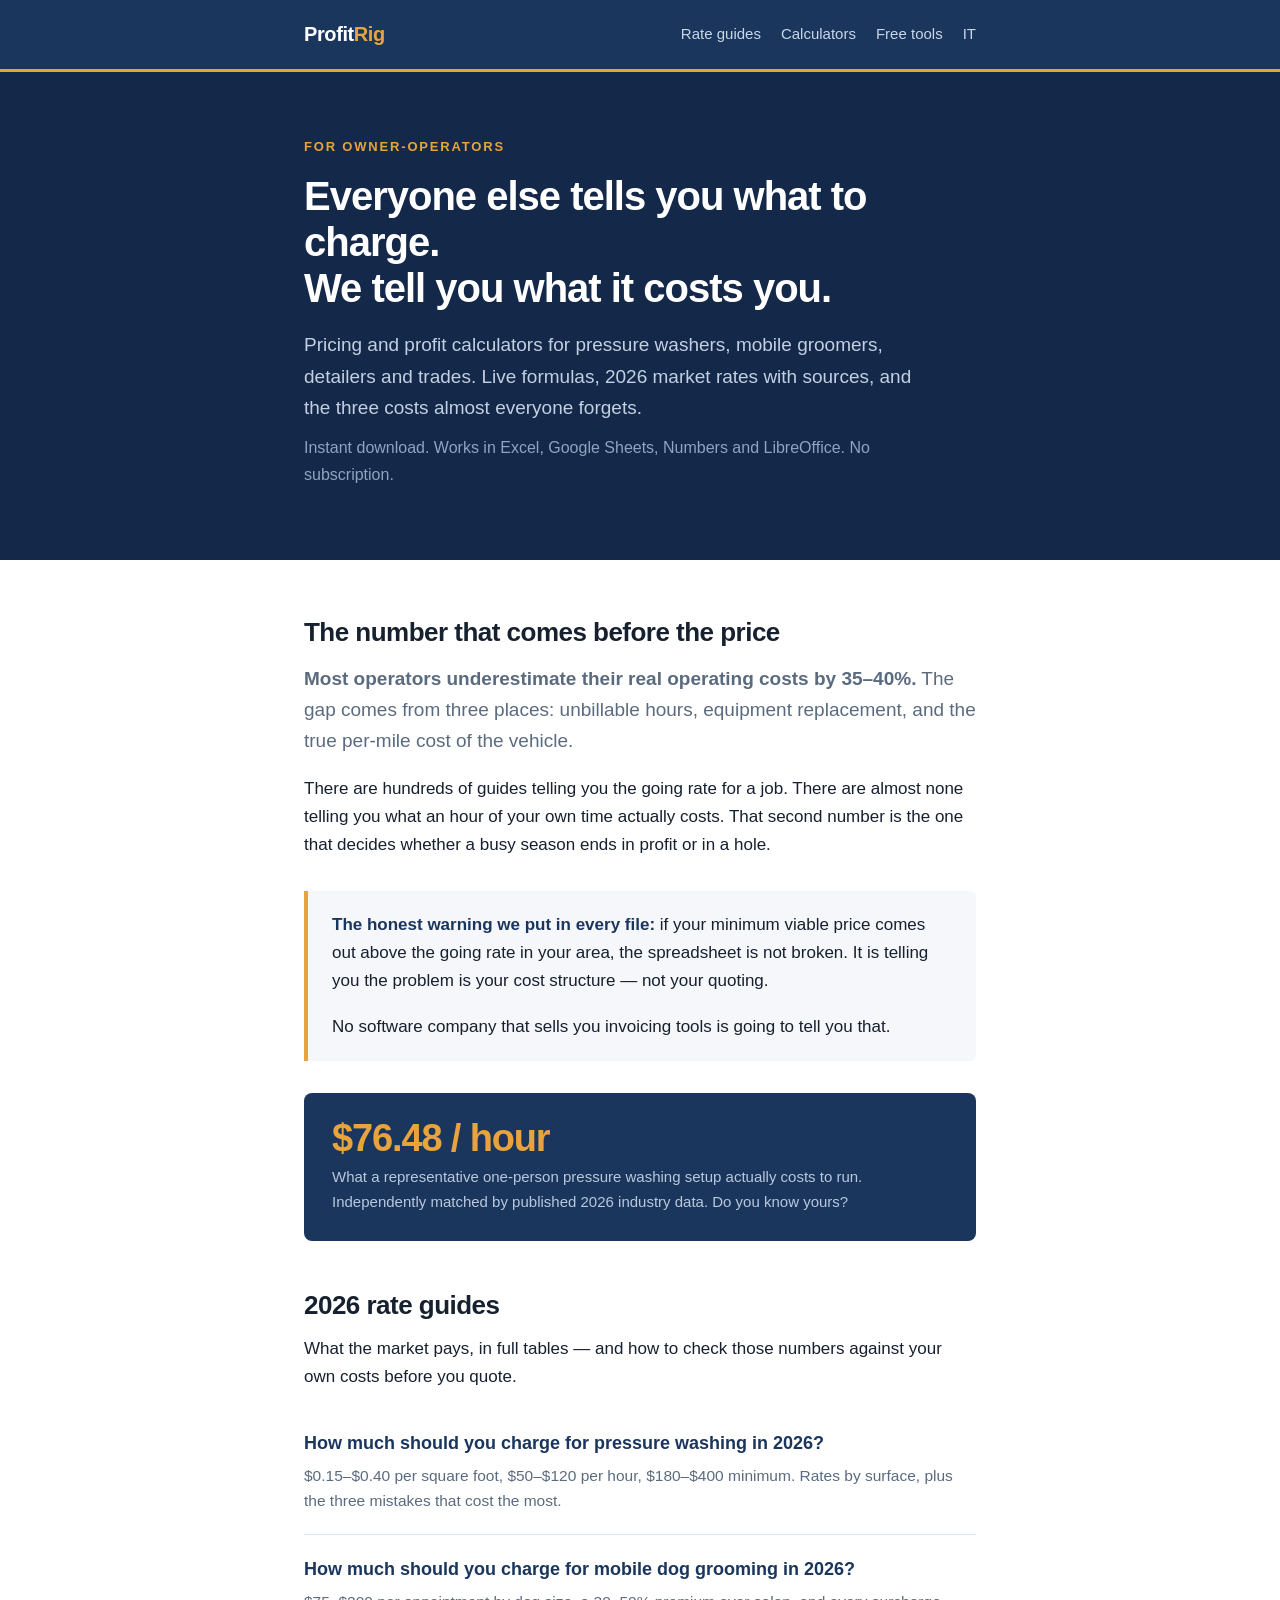
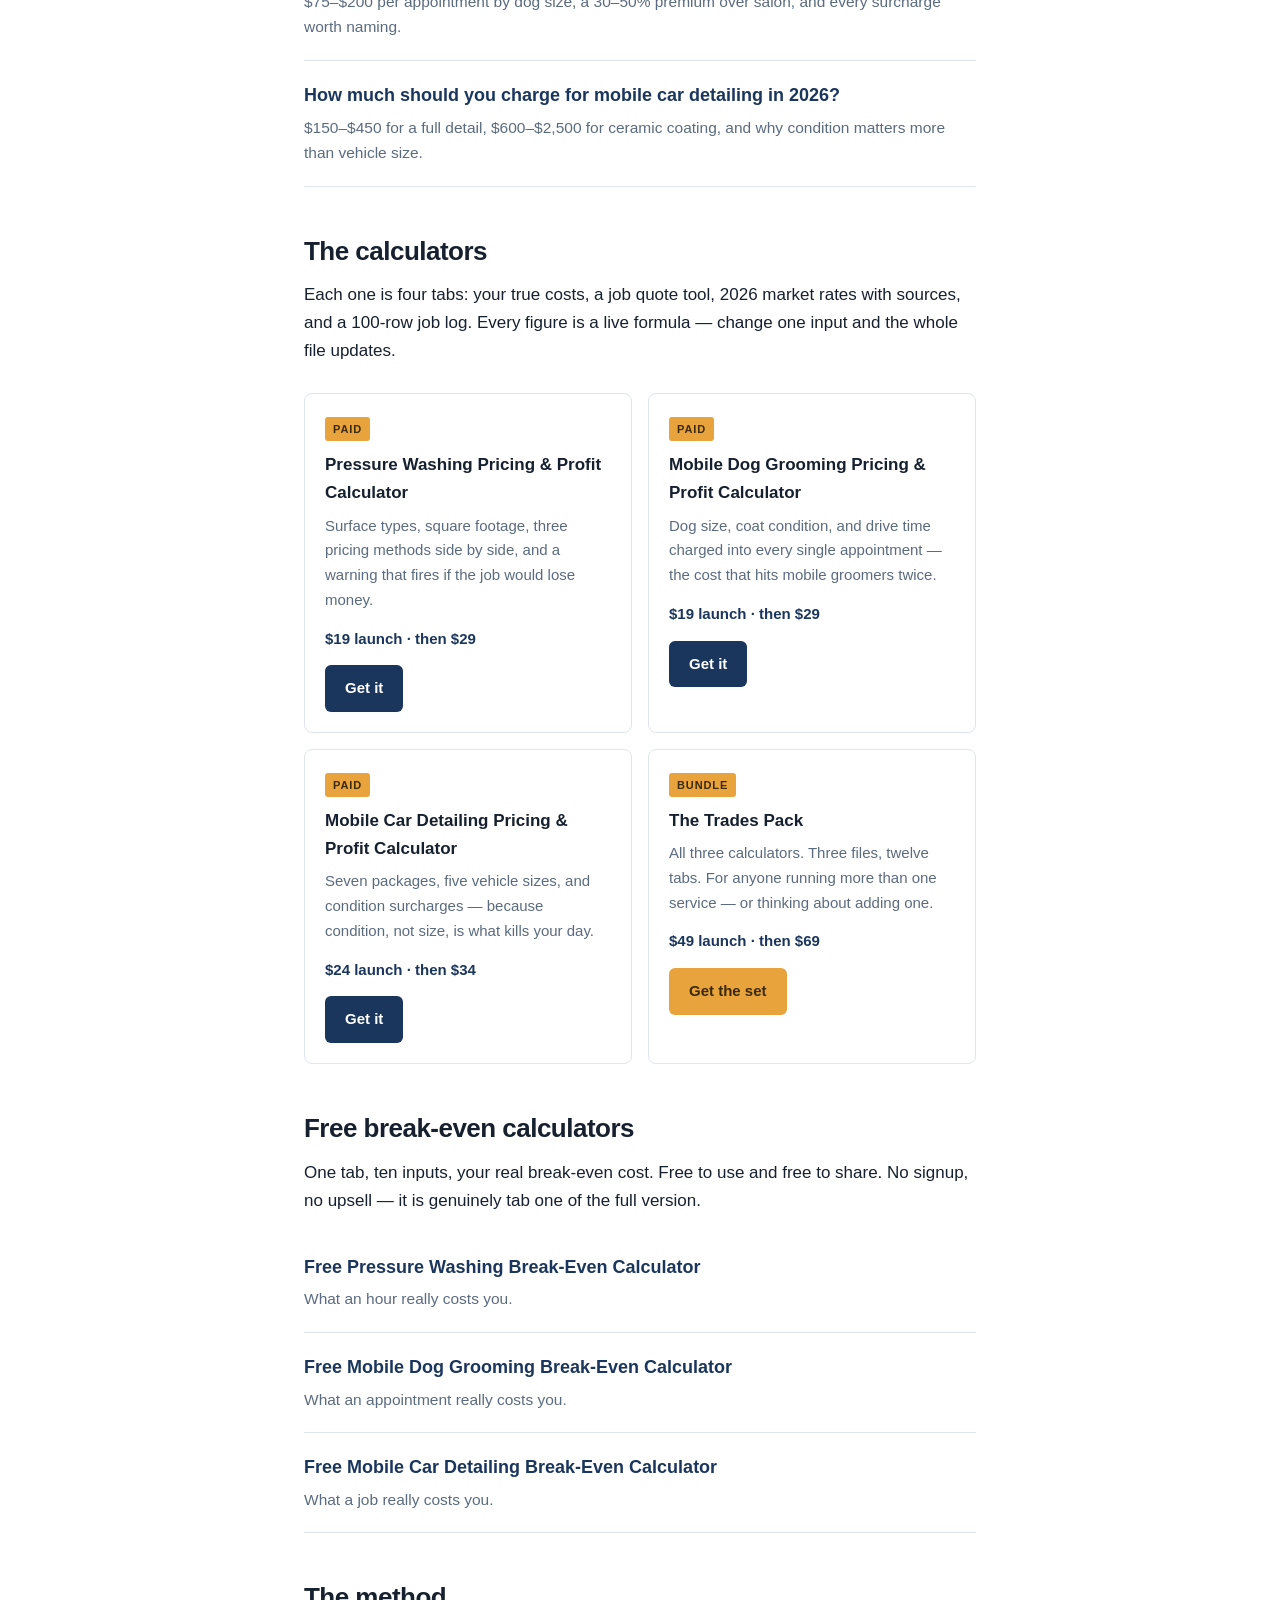
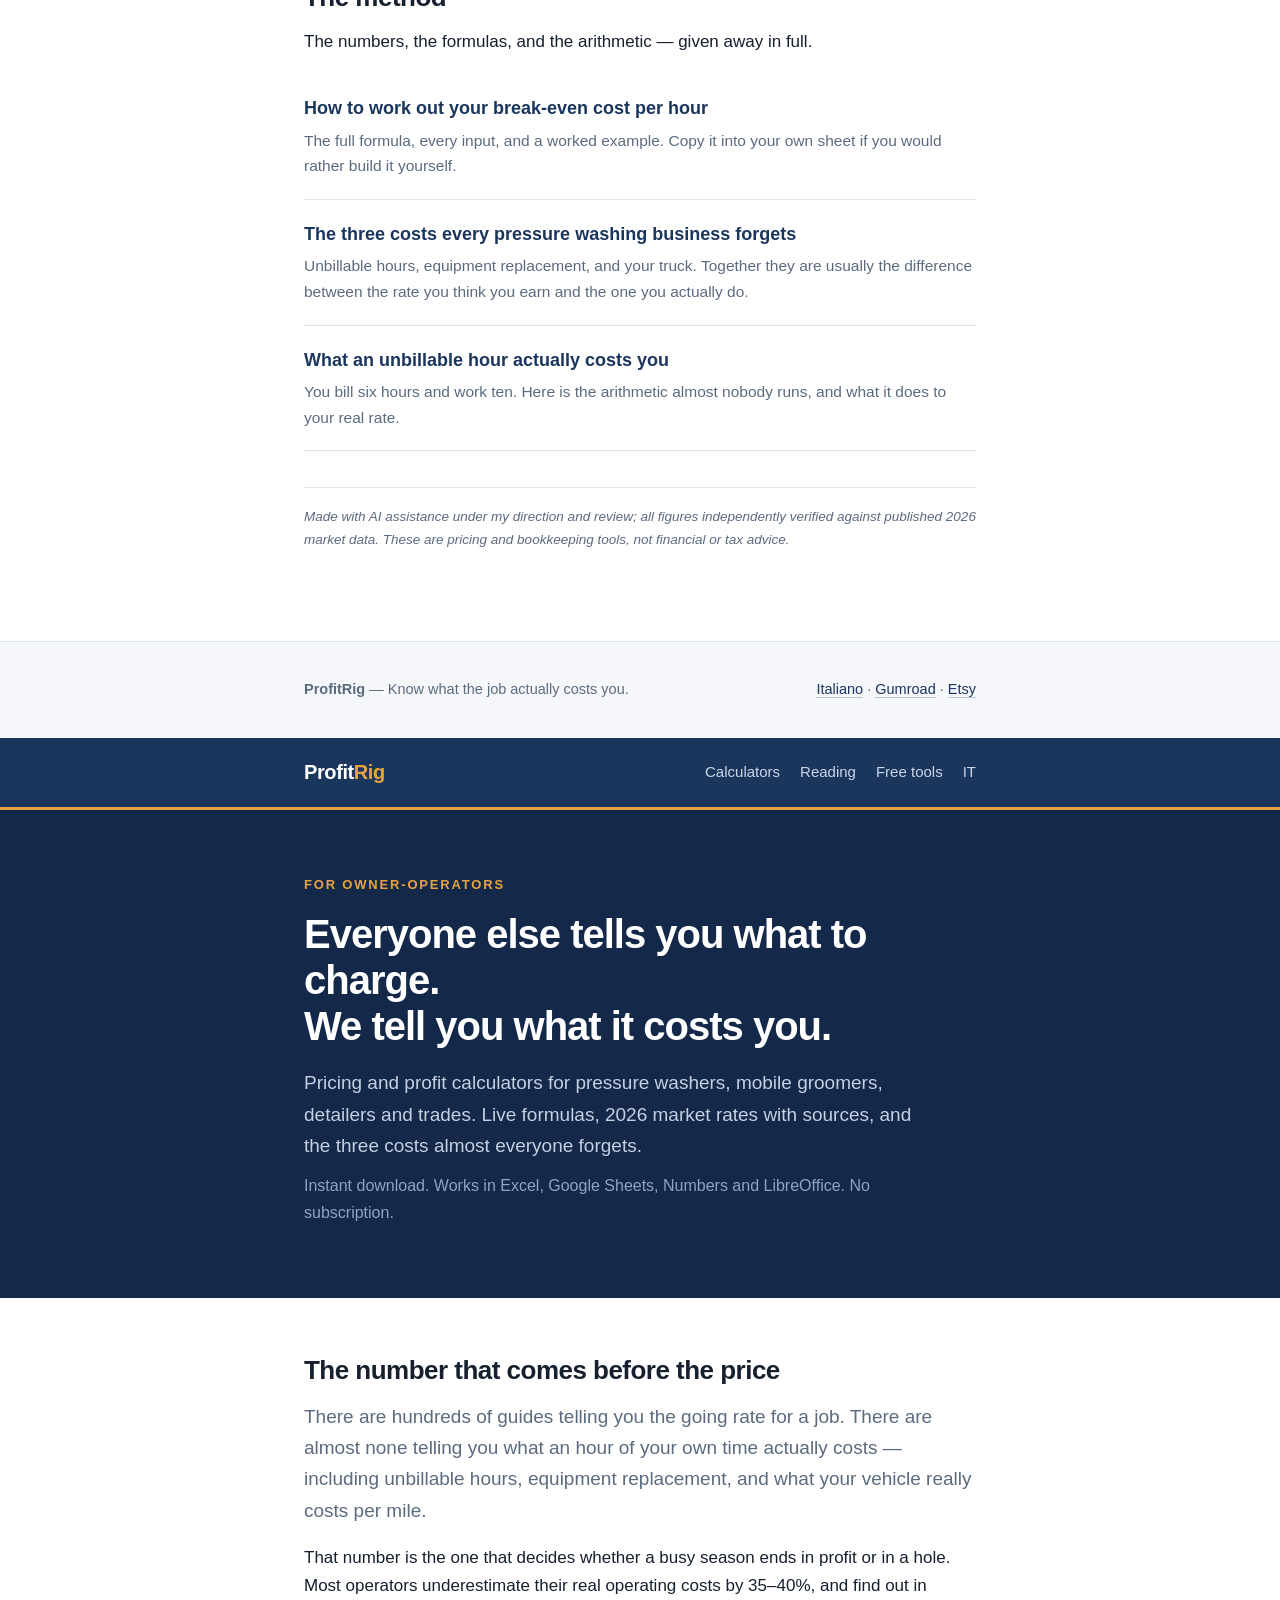
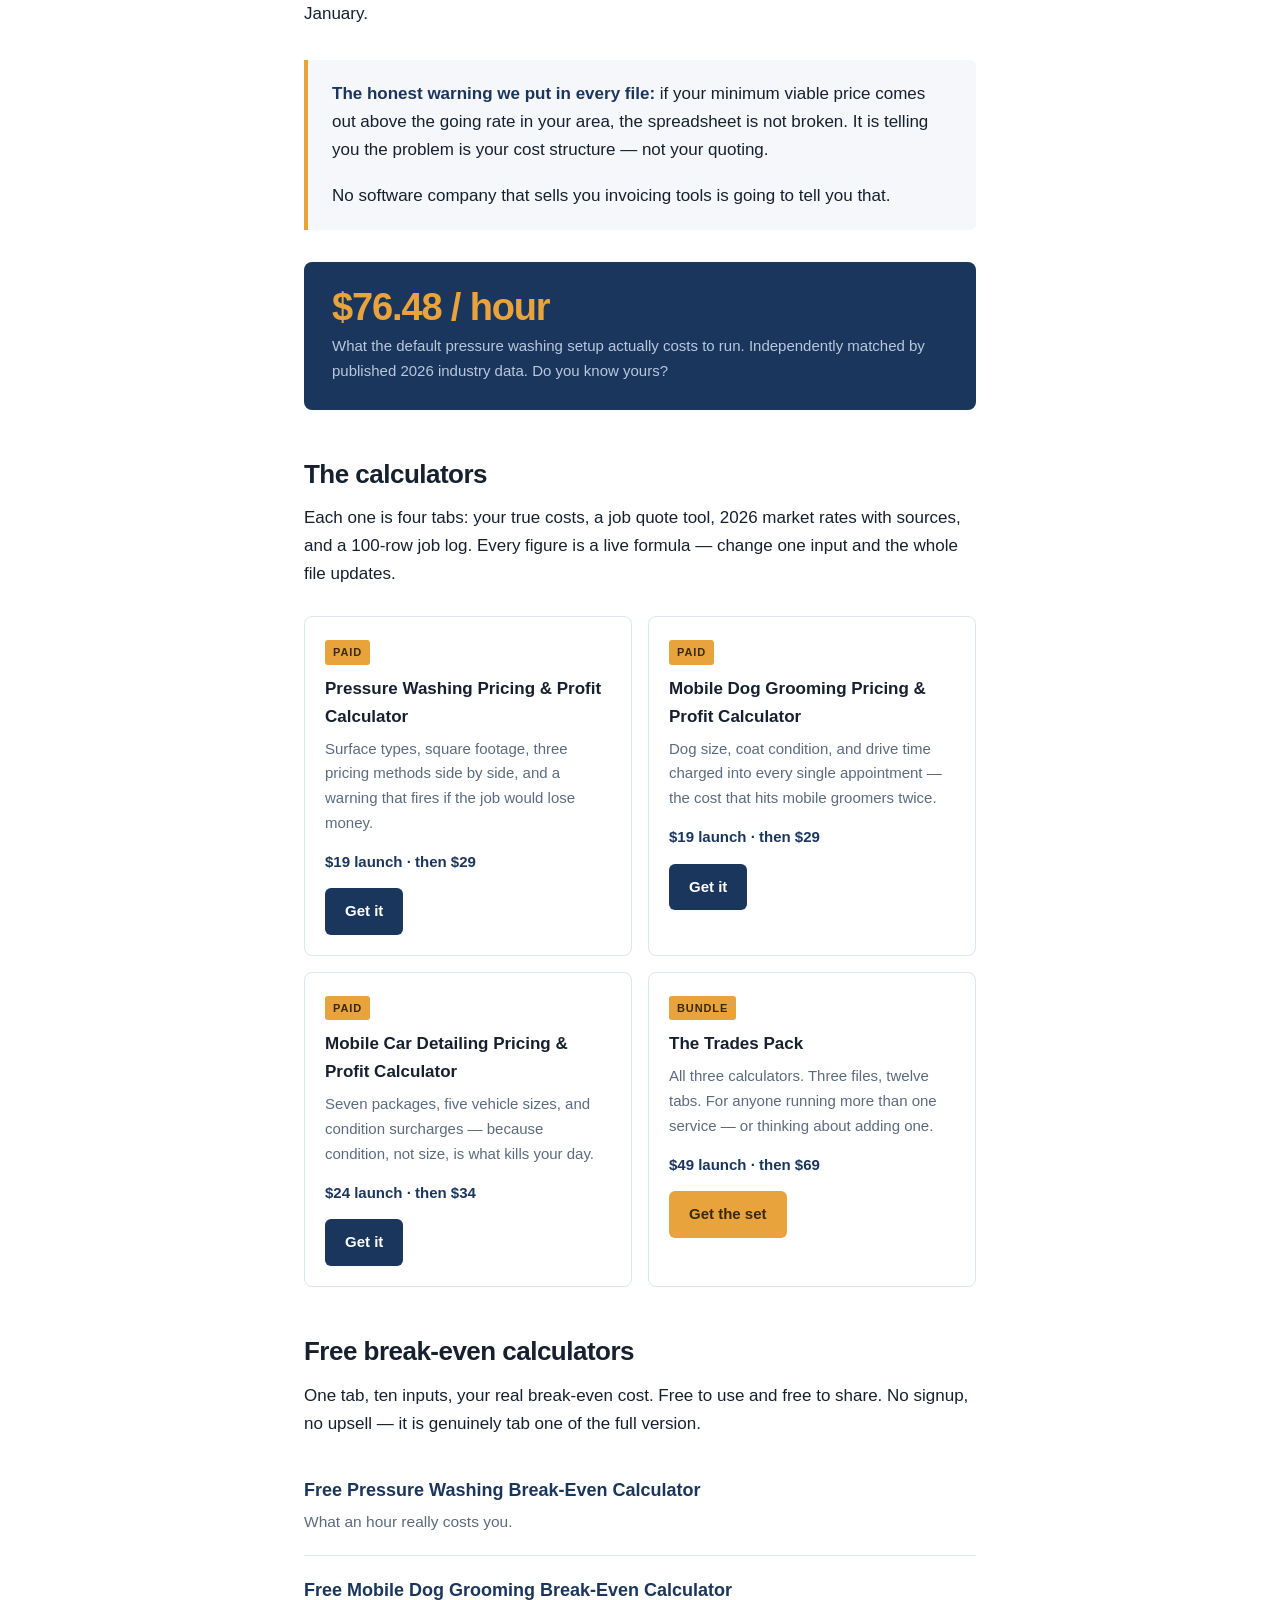
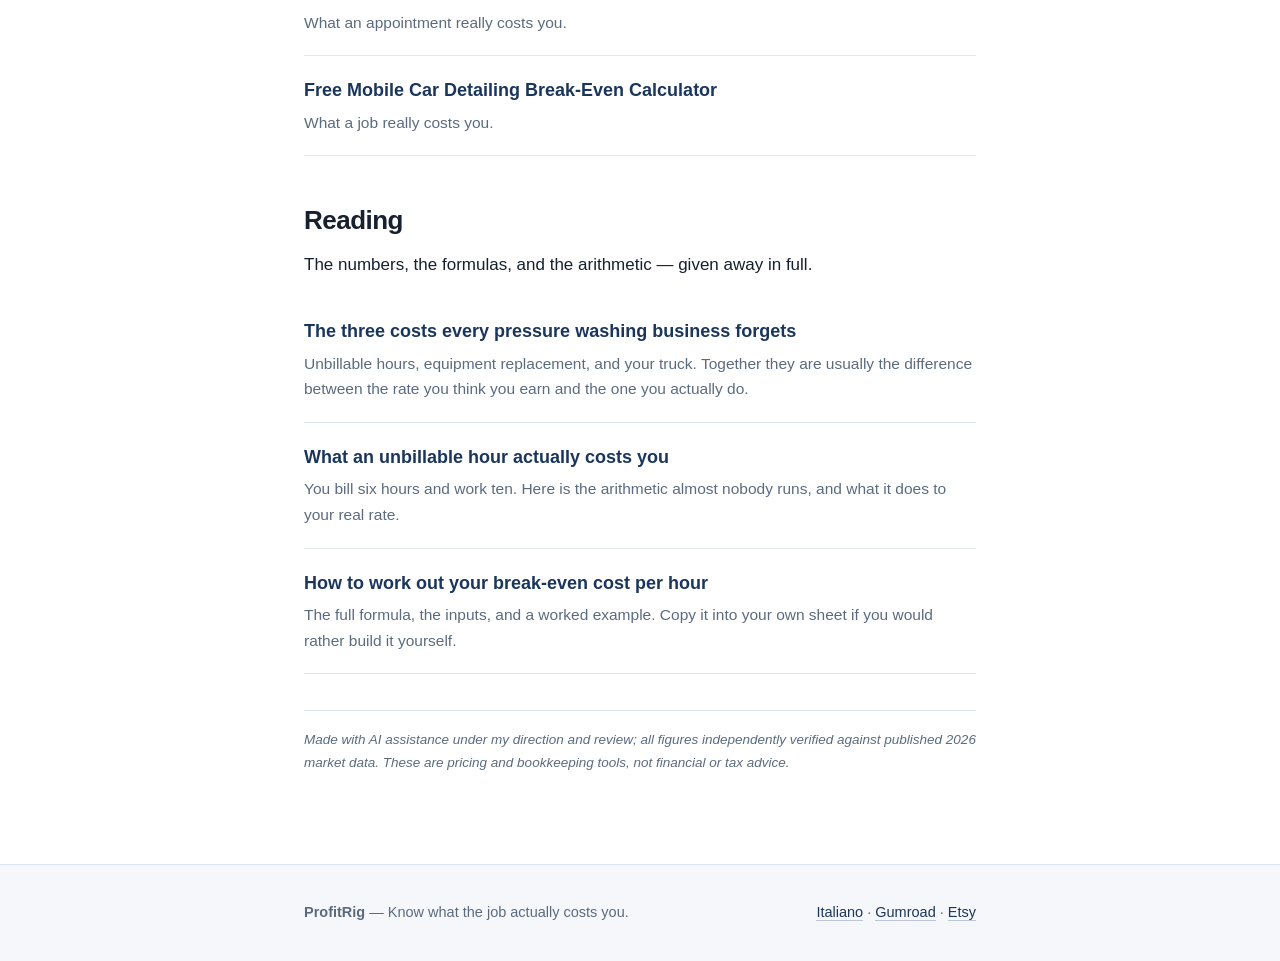
<file: index.html>
<!DOCTYPE html>
<html lang="en">
<head>
<meta charset="utf-8">
<meta name="viewport" content="width=device-width,initial-scale=1">
<title>ProfitRig — Pricing calculators for owner-operators</title>
<meta name="description" content="Everyone else tells you what to charge. We tell you what it costs you. Pricing and profit calculators for pressure washers, mobile groomers and detailers, plus free rate guides.">
<link rel="canonical" href="https://marcozorzetto76.github.io/profitrig/">
<link rel="alternate" hreflang="en" href="https://marcozorzetto76.github.io/profitrig/">
<link rel="alternate" hreflang="it" href="https://marcozorzetto76.github.io/profitrig/it/">
<link rel="stylesheet" href="style.css">
<script type="application/ld+json">
{"@context":"https://schema.org","@type":"Organization","name":"ProfitRig","url":"https://marcozorzetto76.github.io/profitrig/","slogan":"Know what the job actually costs you","description":"Pricing and profit calculators for owner-operators in the trades and mobile services.","sameAs":["https://profitrig.gumroad.com/","https://www.etsy.com/shop/ProfitRig"]}
</script>
</head>
<body>

<header>
  <div class="wrap">
    <a class="logo" href="index.html">Profit<span>Rig</span></a>
    <nav>
      <a href="#rates">Rate guides</a>
      <a href="#calculators">Calculators</a>
      <a href="#free">Free tools</a>
      <a href="it/index.html">IT</a>
    </nav>
  </div>
</header>

<section class="hero">
  <div class="wrap">
    <p class="kicker">For owner-operators</p>
    <h1>Everyone else tells you what to charge.<br>We tell you what it costs you.</h1>
    <p>Pricing and profit calculators for pressure washers, mobile groomers, detailers and trades. Live formulas, 2026 market rates with sources, and the three costs almost everyone forgets.</p>
    <p class="sub">Instant download. Works in Excel, Google Sheets, Numbers and LibreOffice. No subscription.</p>
  </div>
</section>

<main>
<div class="wrap">

  <h2 style="margin-top:0">The number that comes before the price</h2>
  <p class="lede"><strong>Most operators underestimate their real operating costs by 35&ndash;40%.</strong> The gap comes from three places: unbillable hours, equipment replacement, and the true per-mile cost of the vehicle.</p>
  <p>There are hundreds of guides telling you the going rate for a job. There are almost none telling you what an hour of your own time actually costs. That second number is the one that decides whether a busy season ends in profit or in a hole.</p>

  <div class="callout">
    <p><strong>The honest warning we put in every file:</strong> if your minimum viable price comes out above the going rate in your area, the spreadsheet is not broken. It is telling you the problem is your cost structure &mdash; not your quoting.</p>
    <p>No software company that sells you invoicing tools is going to tell you that.</p>
  </div>

  <div class="figure">
    <div class="big">$76.48 / hour</div>
    <div class="lbl">What a representative one-person pressure washing setup actually costs to run. Independently matched by published 2026 industry data. Do you know yours?</div>
  </div>

  <h2 id="rates">2026 rate guides</h2>
  <p>What the market pays, in full tables &mdash; and how to check those numbers against your own costs before you quote.</p>

  <div class="post">
    <h3><a href="pressure-washing-rates.html">How much should you charge for pressure washing in 2026?</a></h3>
    <p>$0.15&ndash;$0.40 per square foot, $50&ndash;$120 per hour, $180&ndash;$400 minimum. Rates by surface, plus the three mistakes that cost the most.</p>
  </div>
  <div class="post">
    <h3><a href="mobile-dog-grooming-prices.html">How much should you charge for mobile dog grooming in 2026?</a></h3>
    <p>$75&ndash;$200 per appointment by dog size, a 30&ndash;50% premium over salon, and every surcharge worth naming.</p>
  </div>
  <div class="post">
    <h3><a href="mobile-car-detailing-prices.html">How much should you charge for mobile car detailing in 2026?</a></h3>
    <p>$150&ndash;$450 for a full detail, $600&ndash;$2,500 for ceramic coating, and why condition matters more than vehicle size.</p>
  </div>

  <h2 id="calculators">The calculators</h2>
  <p>Each one is four tabs: your true costs, a job quote tool, 2026 market rates with sources, and a 100-row job log. Every figure is a live formula &mdash; change one input and the whole file updates.</p>

  <div class="cards">
    <div class="card">
      <span class="tag">Paid</span>
      <h3>Pressure Washing Pricing &amp; Profit Calculator</h3>
      <p>Surface types, square footage, three pricing methods side by side, and a warning that fires if the job would lose money.</p>
      <p class="price">$19 launch &middot; then $29</p>
      <a class="btn" href="https://profitrig.gumroad.com/l/pressure-washing-pricing-profit-calculator">Get it</a>
    </div>
    <div class="card">
      <span class="tag">Paid</span>
      <h3>Mobile Dog Grooming Pricing &amp; Profit Calculator</h3>
      <p>Dog size, coat condition, and drive time charged into every single appointment &mdash; the cost that hits mobile groomers twice.</p>
      <p class="price">$19 launch &middot; then $29</p>
      <a class="btn" href="https://profitrig.gumroad.com/l/mobile-dog-grooming-pricing-profit-calculator">Get it</a>
    </div>
    <div class="card">
      <span class="tag">Paid</span>
      <h3>Mobile Car Detailing Pricing &amp; Profit Calculator</h3>
      <p>Seven packages, five vehicle sizes, and condition surcharges &mdash; because condition, not size, is what kills your day.</p>
      <p class="price">$24 launch &middot; then $34</p>
      <a class="btn" href="https://profitrig.gumroad.com/l/mobile-car-detailing-pricing-profit-calculator">Get it</a>
    </div>
    <div class="card">
      <span class="tag">Bundle</span>
      <h3>The Trades Pack</h3>
      <p>All three calculators. Three files, twelve tabs. For anyone running more than one service &mdash; or thinking about adding one.</p>
      <p class="price">$49 launch &middot; then $69</p>
      <a class="btn gold" href="https://profitrig.gumroad.com/l/the-trades-pack">Get the set</a>
    </div>
  </div>

  <h2 id="free">Free break-even calculators</h2>
  <p>One tab, ten inputs, your real break-even cost. Free to use and free to share. No signup, no upsell &mdash; it is genuinely tab one of the full version.</p>
  <div class="post">
    <h3><a href="https://profitrig.gumroad.com/l/free-pressure-washing-break-even-calculator">Free Pressure Washing Break-Even Calculator</a></h3>
    <p>What an hour really costs you.</p>
  </div>
  <div class="post">
    <h3><a href="https://profitrig.gumroad.com/l/free-mobile-dog-grooming-break-even-calculator">Free Mobile Dog Grooming Break-Even Calculator</a></h3>
    <p>What an appointment really costs you.</p>
  </div>
  <div class="post">
    <h3><a href="https://profitrig.gumroad.com/l/free-mobile-car-detailing-break-even-calculator">Free Mobile Car Detailing Break-Even Calculator</a></h3>
    <p>What a job really costs you.</p>
  </div>

  <h2 id="reading">The method</h2>
  <p>The numbers, the formulas, and the arithmetic &mdash; given away in full.</p>
  <div class="post">
    <h3><a href="break-even-formula.html">How to work out your break-even cost per hour</a></h3>
    <p>The full formula, every input, and a worked example. Copy it into your own sheet if you would rather build it yourself.</p>
  </div>
  <div class="post">
    <h3><a href="three-forgotten-costs.html">The three costs every pressure washing business forgets</a></h3>
    <p>Unbillable hours, equipment replacement, and your truck. Together they are usually the difference between the rate you think you earn and the one you actually do.</p>
  </div>
  <div class="post">
    <h3><a href="unbillable-hour.html">What an unbillable hour actually costs you</a></h3>
    <p>You bill six hours and work ten. Here is the arithmetic almost nobody runs, and what it does to your real rate.</p>
  </div>

  <p class="disclaim">Made with AI assistance under my direction and review; all figures independently verified against published 2026 market data. These are pricing and bookkeeping tools, not financial or tax advice.</p>

</div>
</main>

<footer>
  <div class="wrap">
    <div><strong>ProfitRig</strong> &mdash; Know what the job actually costs you.</div>
    <div><a href="it/index.html">Italiano</a> &middot; <a href="https://profitrig.gumroad.com/">Gumroad</a> &middot; <a href="https://www.etsy.com/shop/ProfitRig">Etsy</a></div>
  </div>
</footer>

</body>
</html><!DOCTYPE html>
<html lang="en">
<head>
<meta charset="utf-8">
<meta name="viewport" content="width=device-width,initial-scale=1">
<title>ProfitRig — Know what the job actually costs you</title>
<meta name="description" content="Pricing and profit calculators for owner-operators. Everyone else tells you what to charge. We tell you what it costs you.">
<link rel="alternate" hreflang="en" href="/profitrig/">
<link rel="alternate" hreflang="it" href="/profitrig/it/">
<link rel="stylesheet" href="style.css">
</head>
<body>

<header>
  <div class="wrap">
    <a class="logo" href="index.html">Profit<span>Rig</span></a>
    <nav>
      <a href="#calculators">Calculators</a>
      <a href="#reading">Reading</a>
      <a href="#free">Free tools</a>
      <a href="it/index.html">IT</a>
    </nav>
  </div>
</header>

<section class="hero">
  <div class="wrap">
    <p class="kicker">For owner-operators</p>
    <h1>Everyone else tells you what to charge.<br>We tell you what it costs you.</h1>
    <p>Pricing and profit calculators for pressure washers, mobile groomers, detailers and trades. Live formulas, 2026 market rates with sources, and the three costs almost everyone forgets.</p>
    <p class="sub">Instant download. Works in Excel, Google Sheets, Numbers and LibreOffice. No subscription.</p>
  </div>
</section>

<main>
<div class="wrap">

  <h2 style="margin-top:0">The number that comes before the price</h2>
  <p class="lede">There are hundreds of guides telling you the going rate for a job. There are almost none telling you what an hour of your own time actually costs &mdash; including unbillable hours, equipment replacement, and what your vehicle really costs per mile.</p>
  <p>That number is the one that decides whether a busy season ends in profit or in a hole. Most operators underestimate their real operating costs by 35&ndash;40%, and find out in January.</p>

  <div class="callout">
    <p><strong>The honest warning we put in every file:</strong> if your minimum viable price comes out above the going rate in your area, the spreadsheet is not broken. It is telling you the problem is your cost structure &mdash; not your quoting.</p>
    <p>No software company that sells you invoicing tools is going to tell you that.</p>
  </div>

  <div class="figure">
    <div class="big">$76.48 / hour</div>
    <div class="lbl">What the default pressure washing setup actually costs to run. Independently matched by published 2026 industry data. Do you know yours?</div>
  </div>

  <h2 id="calculators">The calculators</h2>
  <p>Each one is four tabs: your true costs, a job quote tool, 2026 market rates with sources, and a 100-row job log. Every figure is a live formula &mdash; change one input and the whole file updates.</p>

  <div class="cards">
    <div class="card">
      <span class="tag">Paid</span>
      <h3>Pressure Washing Pricing &amp; Profit Calculator</h3>
      <p>Surface types, square footage, three pricing methods side by side, and a warning that fires if the job would lose money.</p>
      <p class="price">$19 launch &middot; then $29</p>
      <a class="btn" href="https://profitrig.gumroad.com/l/pressure-washing-pricing-profit-calculator">Get it</a>
    </div>
    <div class="card">
      <span class="tag">Paid</span>
      <h3>Mobile Dog Grooming Pricing &amp; Profit Calculator</h3>
      <p>Dog size, coat condition, and drive time charged into every single appointment &mdash; the cost that hits mobile groomers twice.</p>
      <p class="price">$19 launch &middot; then $29</p>
      <a class="btn" href="https://profitrig.gumroad.com/l/mobile-dog-grooming-pricing-profit-calculator">Get it</a>
    </div>
    <div class="card">
      <span class="tag">Paid</span>
      <h3>Mobile Car Detailing Pricing &amp; Profit Calculator</h3>
      <p>Seven packages, five vehicle sizes, and condition surcharges &mdash; because condition, not size, is what kills your day.</p>
      <p class="price">$24 launch &middot; then $34</p>
      <a class="btn" href="https://profitrig.gumroad.com/l/mobile-car-detailing-pricing-profit-calculator">Get it</a>
    </div>
    <div class="card">
      <span class="tag">Bundle</span>
      <h3>The Trades Pack</h3>
      <p>All three calculators. Three files, twelve tabs. For anyone running more than one service &mdash; or thinking about adding one.</p>
      <p class="price">$49 launch &middot; then $69</p>
      <a class="btn gold" href="https://profitrig.gumroad.com/l/the-trades-pack">Get the set</a>
    </div>
  </div>

  <h2 id="free">Free break-even calculators</h2>
  <p>One tab, ten inputs, your real break-even cost. Free to use and free to share. No signup, no upsell &mdash; it is genuinely tab one of the full version.</p>
  <div class="post">
    <h3><a href="https://profitrig.gumroad.com/l/free-pressure-washing-break-even-calculator">Free Pressure Washing Break-Even Calculator</a></h3>
    <p>What an hour really costs you.</p>
  </div>
  <div class="post">
    <h3><a href="https://profitrig.gumroad.com/l/free-mobile-dog-grooming-break-even-calculator">Free Mobile Dog Grooming Break-Even Calculator</a></h3>
    <p>What an appointment really costs you.</p>
  </div>
  <div class="post">
    <h3><a href="https://profitrig.gumroad.com/l/free-mobile-car-detailing-break-even-calculator">Free Mobile Car Detailing Break-Even Calculator</a></h3>
    <p>What a job really costs you.</p>
  </div>

  <h2 id="reading">Reading</h2>
  <p>The numbers, the formulas, and the arithmetic &mdash; given away in full.</p>

  <div class="post">
    <h3><a href="three-forgotten-costs.html">The three costs every pressure washing business forgets</a></h3>
    <p>Unbillable hours, equipment replacement, and your truck. Together they are usually the difference between the rate you think you earn and the one you actually do.</p>
  </div>
  <div class="post">
    <h3><a href="unbillable-hour.html">What an unbillable hour actually costs you</a></h3>
    <p>You bill six hours and work ten. Here is the arithmetic almost nobody runs, and what it does to your real rate.</p>
  </div>
  <div class="post">
    <h3><a href="break-even-formula.html">How to work out your break-even cost per hour</a></h3>
    <p>The full formula, the inputs, and a worked example. Copy it into your own sheet if you would rather build it yourself.</p>
  </div>

  <p class="disclaim">Made with AI assistance under my direction and review; all figures independently verified against published 2026 market data. These are pricing and bookkeeping tools, not financial or tax advice.</p>

</div>
</main>

<footer>
  <div class="wrap">
    <div><strong>ProfitRig</strong> &mdash; Know what the job actually costs you.</div>
    <div><a href="it/index.html">Italiano</a> &middot; <a href="https://profitrig.gumroad.com/">Gumroad</a> &middot; <a href="https://www.etsy.com/shop/ProfitRig">Etsy</a></div>
  </div>
</footer>

</body>
</html>
</file>
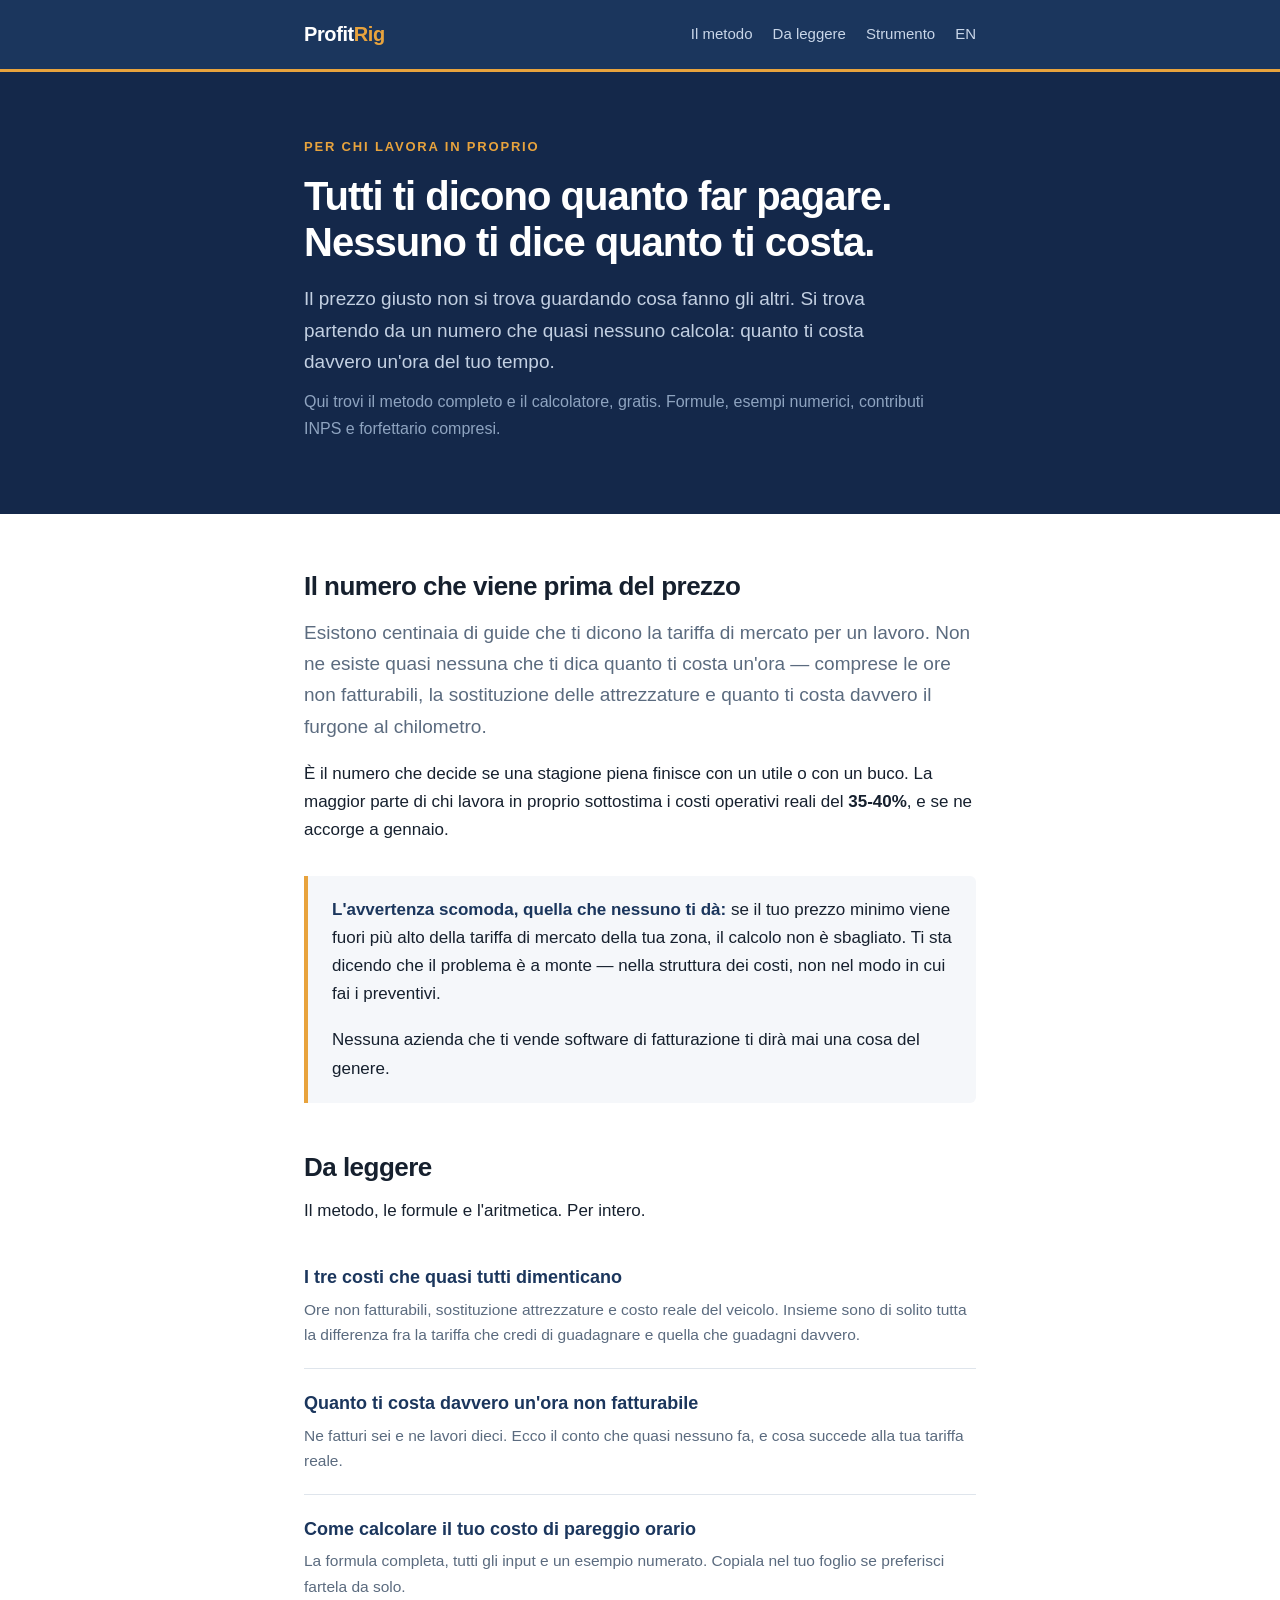
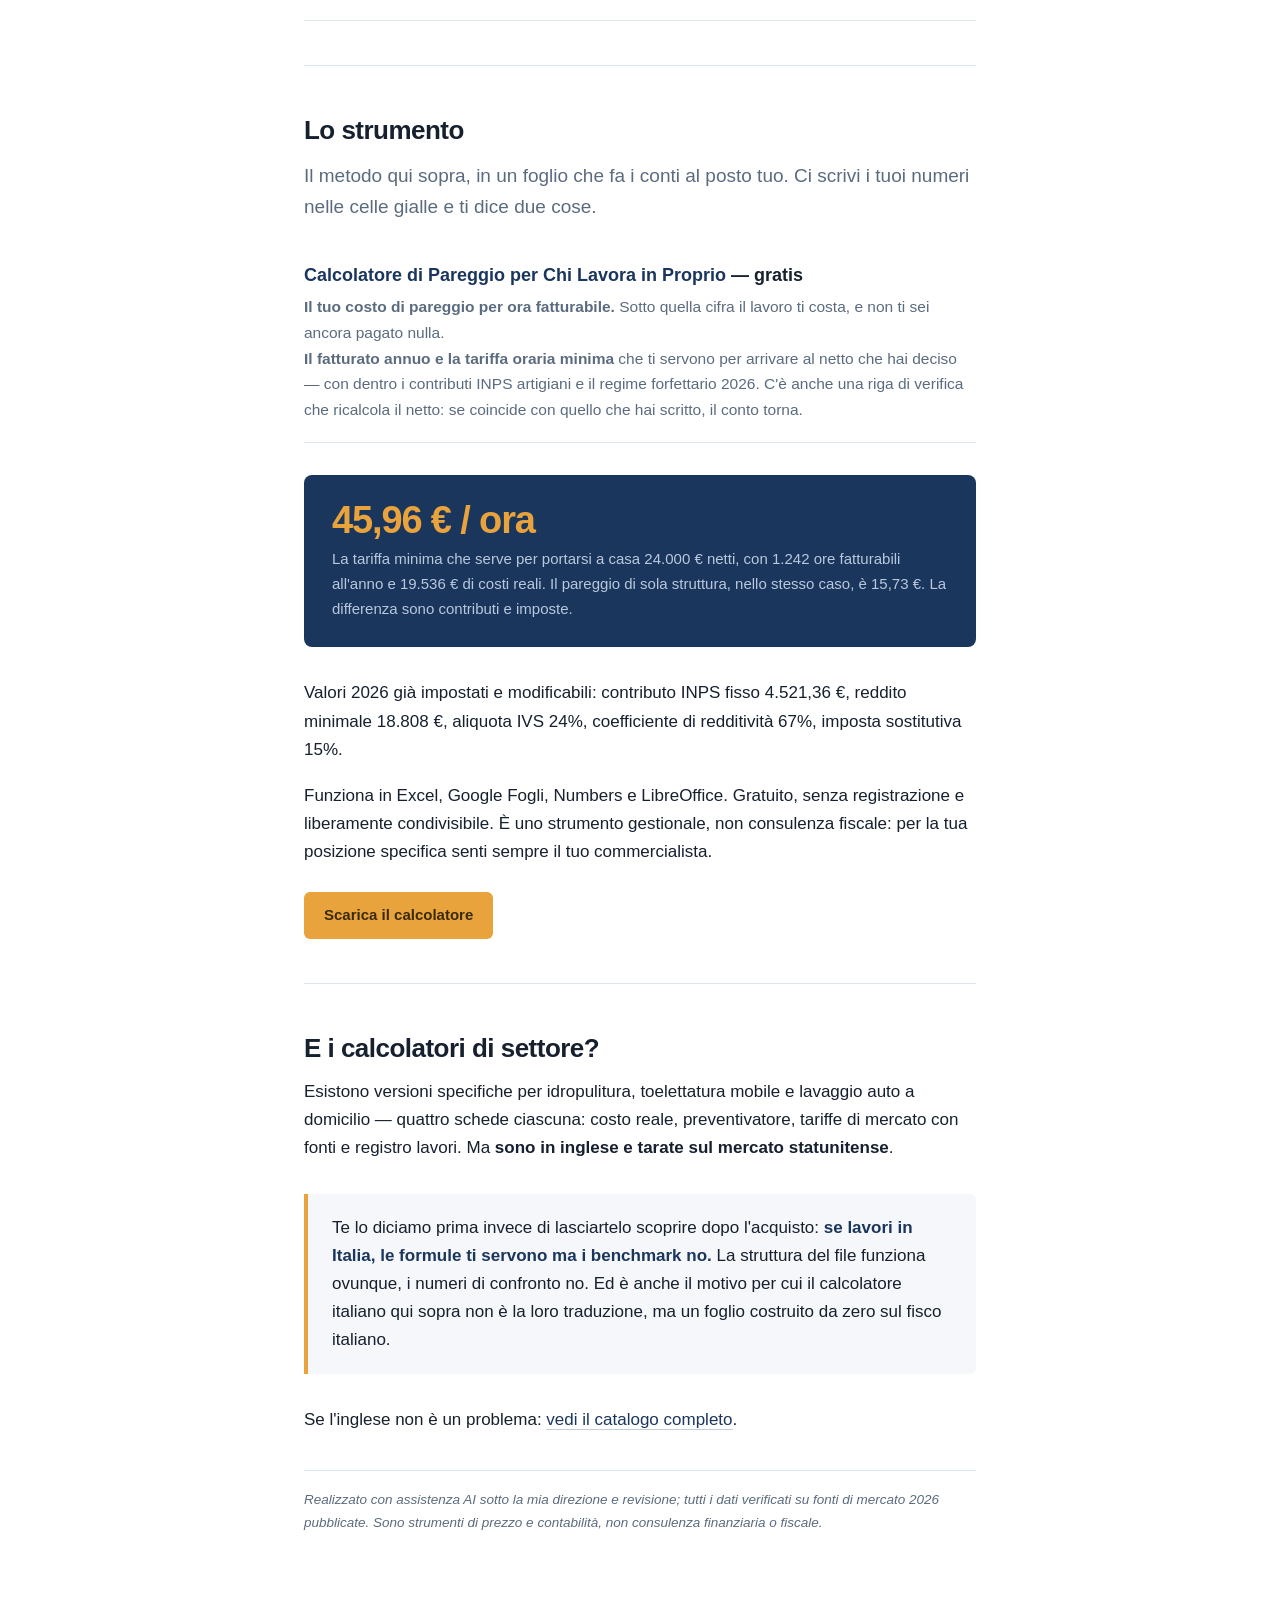
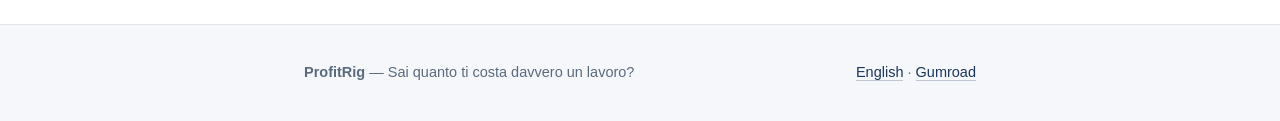
<file: it/index.html>
<!DOCTYPE html>
<html lang="it">
<head>
<meta charset="utf-8">
<meta name="viewport" content="width=device-width,initial-scale=1">
<title>ProfitRig — Sai quanto ti costa davvero un lavoro?</title>
<meta name="description" content="Calcolatore gratuito di pareggio per partita IVA: quanto devi fatturare all'ora per un netto scelto, con contributi INPS artigiani e regime forfettario 2026.">
<link rel="alternate" hreflang="en" href="../index.html">
<link rel="alternate" hreflang="it" href="index.html">
<link rel="stylesheet" href="style.css">
</head>
<body>

<header>
  <div class="wrap">
    <a class="logo" href="index.html">Profit<span>Rig</span></a>
    <nav>
      <a href="#metodo">Il metodo</a>
      <a href="#lettura">Da leggere</a>
      <a href="#strumenti">Strumento</a>
      <a href="../index.html">EN</a>
    </nav>
  </div>
</header>

<section class="hero">
  <div class="wrap">
    <p class="kicker">Per chi lavora in proprio</p>
    <h1>Tutti ti dicono quanto far pagare.<br>Nessuno ti dice quanto ti costa.</h1>
    <p>Il prezzo giusto non si trova guardando cosa fanno gli altri. Si trova partendo da un numero che quasi nessuno calcola: quanto ti costa davvero un'ora del tuo tempo.</p>
    <p class="sub">Qui trovi il metodo completo e il calcolatore, gratis. Formule, esempi numerici, contributi INPS e forfettario compresi.</p>
  </div>
</section>

<main>
<div class="wrap">

  <h2 id="metodo" style="margin-top:0">Il numero che viene prima del prezzo</h2>
  <p class="lede">Esistono centinaia di guide che ti dicono la tariffa di mercato per un lavoro. Non ne esiste quasi nessuna che ti dica quanto ti costa un'ora — comprese le ore non fatturabili, la sostituzione delle attrezzature e quanto ti costa davvero il furgone al chilometro.</p>
  <p>È il numero che decide se una stagione piena finisce con un utile o con un buco. La maggior parte di chi lavora in proprio sottostima i costi operativi reali del <strong>35-40%</strong>, e se ne accorge a gennaio.</p>

  <div class="callout">
    <p><strong>L'avvertenza scomoda, quella che nessuno ti dà:</strong> se il tuo prezzo minimo viene fuori più alto della tariffa di mercato della tua zona, il calcolo non è sbagliato. Ti sta dicendo che il problema è a monte — nella struttura dei costi, non nel modo in cui fai i preventivi.</p>
    <p>Nessuna azienda che ti vende software di fatturazione ti dirà mai una cosa del genere.</p>
  </div>

  <h2 id="lettura">Da leggere</h2>
  <p>Il metodo, le formule e l'aritmetica. Per intero.</p>

  <div class="post">
    <h3><a href="tre-costi-dimenticati.html">I tre costi che quasi tutti dimenticano</a></h3>
    <p>Ore non fatturabili, sostituzione attrezzature e costo reale del veicolo. Insieme sono di solito tutta la differenza fra la tariffa che credi di guadagnare e quella che guadagni davvero.</p>
  </div>

  <div class="post">
    <h3><a href="ora-non-fatturabile.html">Quanto ti costa davvero un'ora non fatturabile</a></h3>
    <p>Ne fatturi sei e ne lavori dieci. Ecco il conto che quasi nessuno fa, e cosa succede alla tua tariffa reale.</p>
  </div>

  <div class="post">
    <h3><a href="formula-break-even.html">Come calcolare il tuo costo di pareggio orario</a></h3>
    <p>La formula completa, tutti gli input e un esempio numerato. Copiala nel tuo foglio se preferisci fartela da solo.</p>
  </div>

  <hr>

  <h2 id="strumenti">Lo strumento</h2>
  <p class="lede">Il metodo qui sopra, in un foglio che fa i conti al posto tuo. Ci scrivi i tuoi numeri nelle celle gialle e ti dice due cose.</p>

  <div class="post">
    <h3><a href="https://profitrig.gumroad.com/l/calcolatore-pareggio-partita-iva">Calcolatore di Pareggio per Chi Lavora in Proprio</a> &mdash; gratis</h3>
    <p><strong>Il tuo costo di pareggio per ora fatturabile.</strong> Sotto quella cifra il lavoro ti costa, e non ti sei ancora pagato nulla.</p>
    <p><strong>Il fatturato annuo e la tariffa oraria minima</strong> che ti servono per arrivare al netto che hai deciso &mdash; con dentro i contributi INPS artigiani e il regime forfettario 2026. C'&egrave; anche una riga di verifica che ricalcola il netto: se coincide con quello che hai scritto, il conto torna.</p>
  </div>

  <div class="figure">
    <div class="big">45,96 &euro; / ora</div>
    <div class="lbl">La tariffa minima che serve per portarsi a casa 24.000 &euro; netti, con 1.242 ore fatturabili all'anno e 19.536 &euro; di costi reali. Il pareggio di sola struttura, nello stesso caso, &egrave; 15,73 &euro;. La differenza sono contributi e imposte.</div>
  </div>

  <p>Valori 2026 gi&agrave; impostati e modificabili: contributo INPS fisso 4.521,36 &euro;, reddito minimale 18.808 &euro;, aliquota IVS 24%, coefficiente di redditivit&agrave; 67%, imposta sostitutiva 15%.</p>

  <p>Funziona in Excel, Google Fogli, Numbers e LibreOffice. Gratuito, senza registrazione e liberamente condivisibile. &Egrave; uno strumento gestionale, non consulenza fiscale: per la tua posizione specifica senti sempre il tuo commercialista.</p>

  <p style="margin:26px 0"><a class="btn gold" href="https://profitrig.gumroad.com/l/calcolatore-pareggio-partita-iva">Scarica il calcolatore</a></p>

  <hr>

  <h2>E i calcolatori di settore?</h2>
  <p>Esistono versioni specifiche per idropulitura, toelettatura mobile e lavaggio auto a domicilio &mdash; quattro schede ciascuna: costo reale, preventivatore, tariffe di mercato con fonti e registro lavori. Ma <strong>sono in inglese e tarate sul mercato statunitense</strong>.</p>

  <div class="callout">
    <p>Te lo diciamo prima invece di lasciartelo scoprire dopo l'acquisto: <strong>se lavori in Italia, le formule ti servono ma i benchmark no.</strong> La struttura del file funziona ovunque, i numeri di confronto no. Ed &egrave; anche il motivo per cui il calcolatore italiano qui sopra non &egrave; la loro traduzione, ma un foglio costruito da zero sul fisco italiano.</p>
  </div>

  <p>Se l'inglese non &egrave; un problema: <a href="https://profitrig.gumroad.com/">vedi il catalogo completo</a>.</p>

  <p class="disclaim">Realizzato con assistenza AI sotto la mia direzione e revisione; tutti i dati verificati su fonti di mercato 2026 pubblicate. Sono strumenti di prezzo e contabilità, non consulenza finanziaria o fiscale.</p>

</div>
</main>

<footer>
  <div class="wrap">
    <div><strong>ProfitRig</strong> &mdash; Sai quanto ti costa davvero un lavoro?</div>
    <div><a href="../index.html">English</a> &middot; <a href="https://profitrig.gumroad.com/">Gumroad</a></div>
  </div>
</footer>

</body>
</html>
</file>
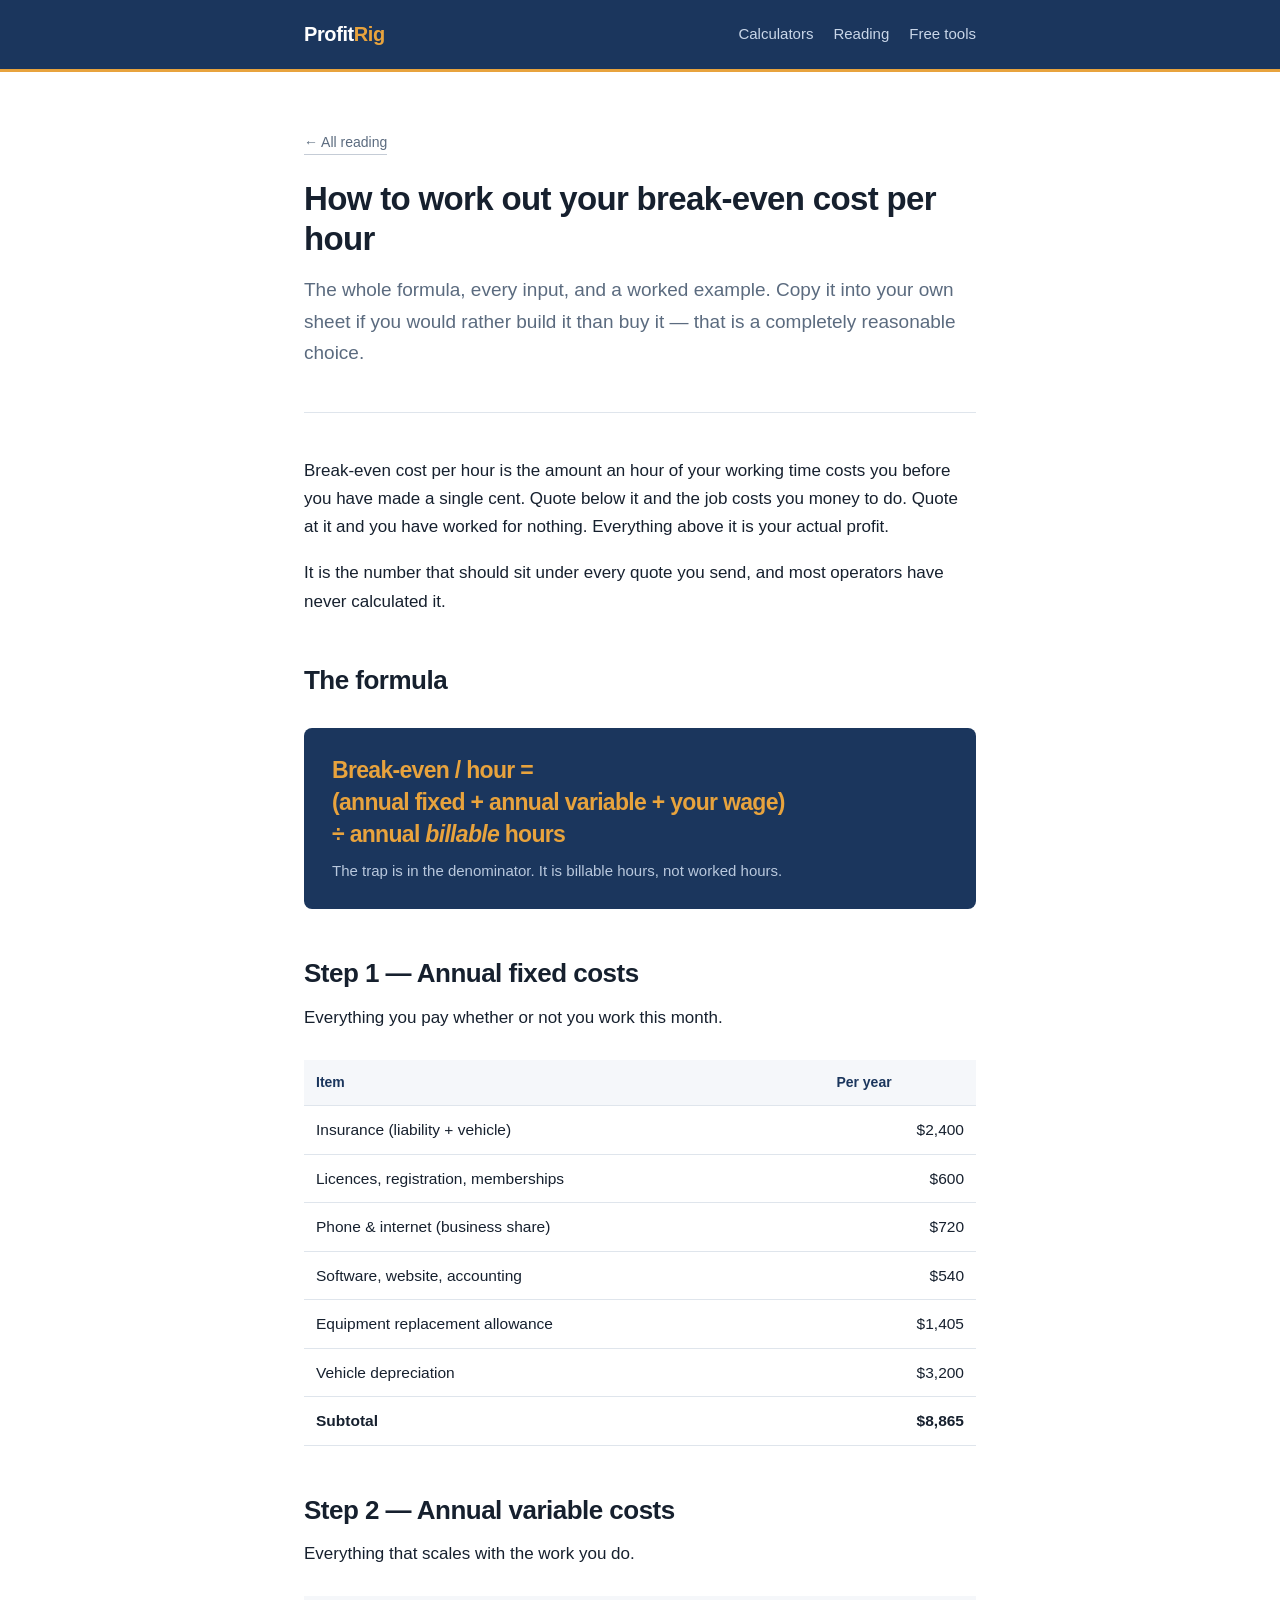
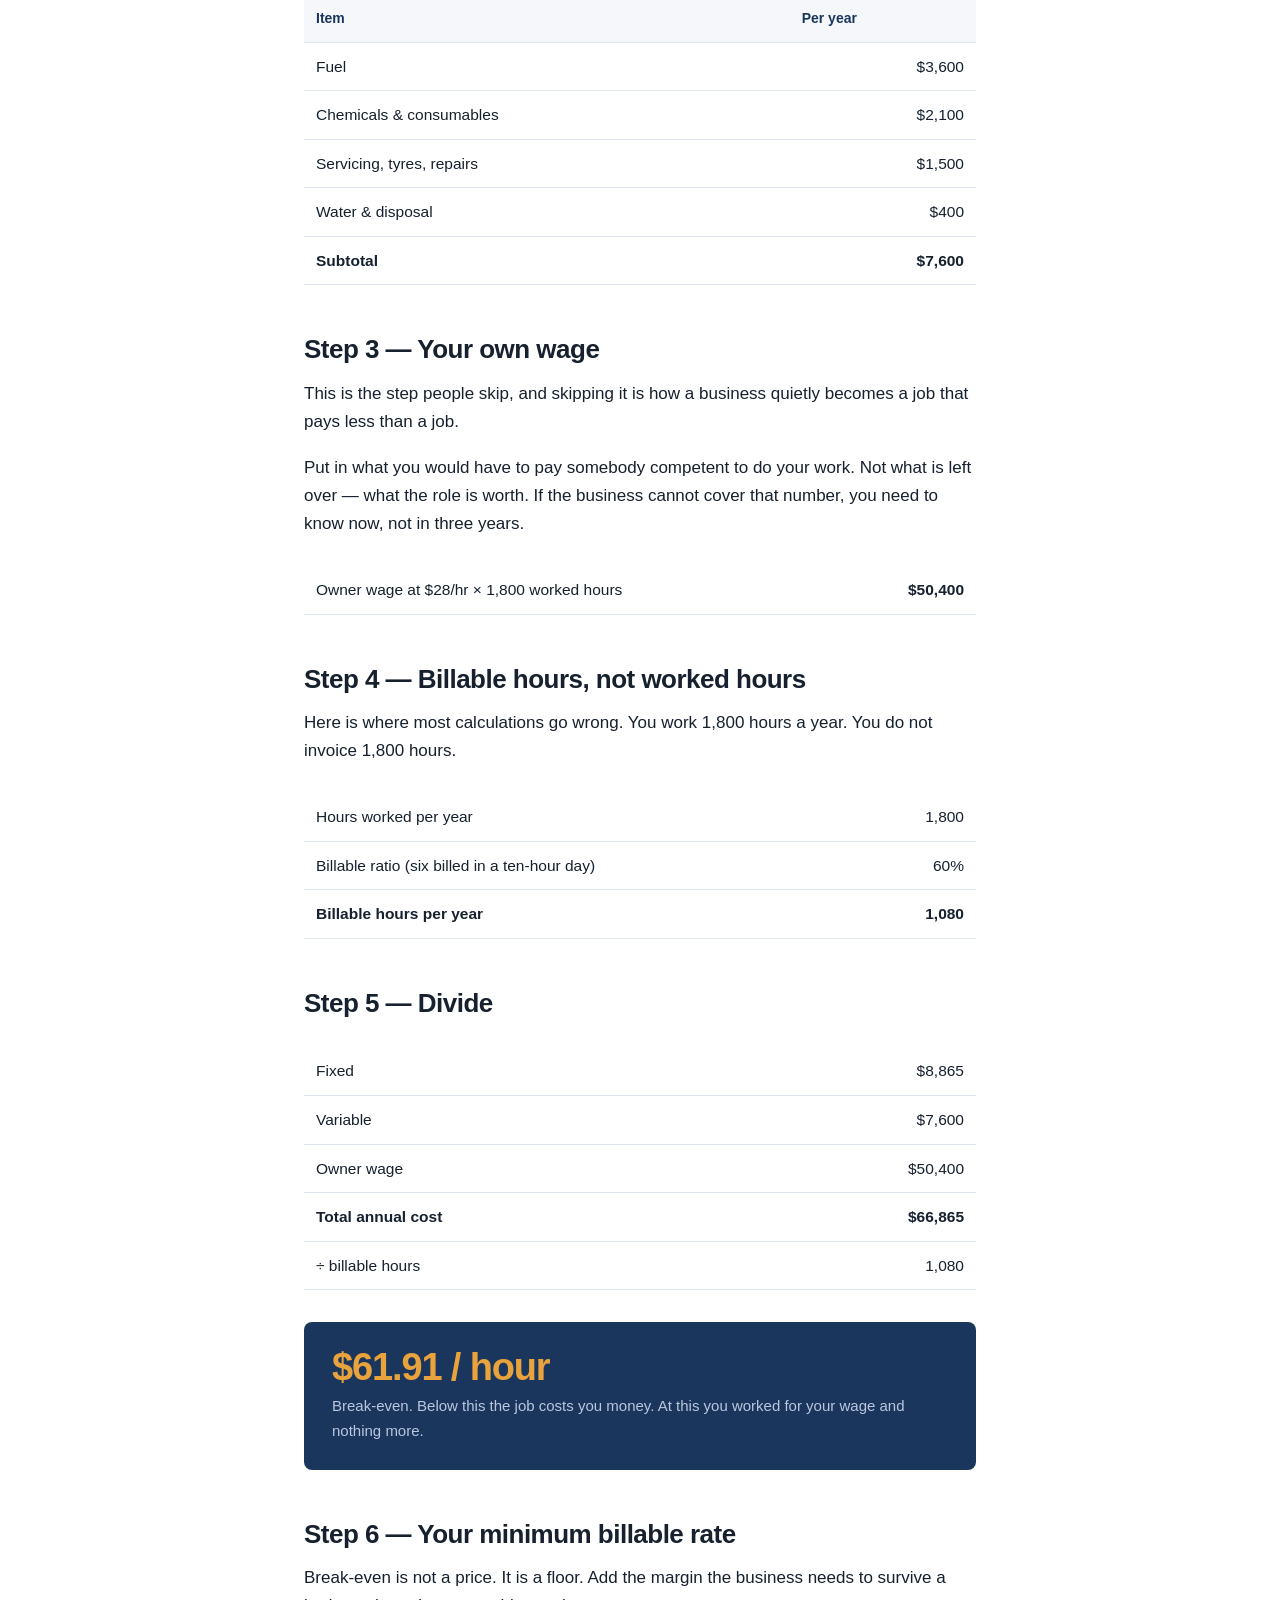
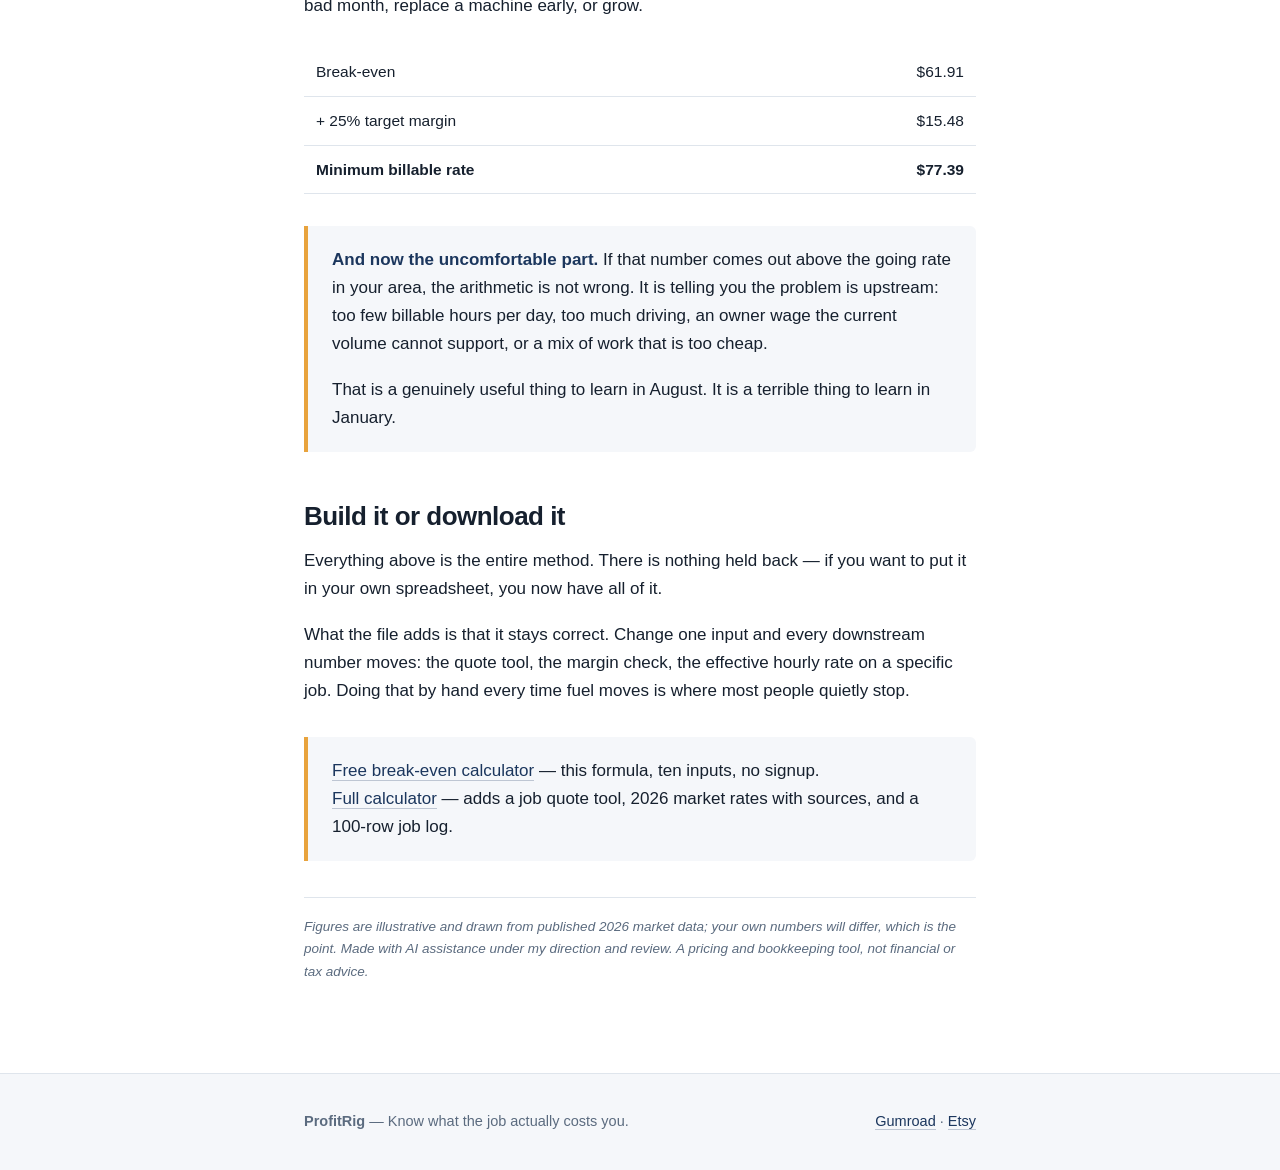
<file: break-even-formula.html>
<!DOCTYPE html>
<html lang="en">
<head>
<meta charset="utf-8">
<meta name="viewport" content="width=device-width,initial-scale=1">
<title>How to work out your break-even cost per hour — ProfitRig</title>
<meta name="description" content="The full break-even cost per hour formula for a service business, with every input and a worked example. Build it yourself or download it.">
<link rel="stylesheet" href="style.css">
</head>
<body>
<header><div class="wrap"><a class="logo" href="index.html">Profit<span>Rig</span></a>
<nav><a href="index.html#calculators">Calculators</a><a href="index.html#reading">Reading</a><a href="index.html#free">Free tools</a></nav></div></header>
<main><div class="wrap">
<a class="back" href="index.html">&larr; All reading</a>
<h1 style="font-size:33px;line-height:1.2;letter-spacing:-.02em;margin:0 0 16px">How to work out your break-even cost per hour</h1>
<p class="lede">The whole formula, every input, and a worked example. Copy it into your own sheet if you would rather build it than buy it &mdash; that is a completely reasonable choice.</p>
<hr>
<p>Break-even cost per hour is the amount an hour of your working time costs you before you have made a single cent. Quote below it and the job costs you money to do. Quote at it and you have worked for nothing. Everything above it is your actual profit.</p>
<p>It is the number that should sit under every quote you send, and most operators have never calculated it.</p>

<h2>The formula</h2>
<div class="figure"><div class="big" style="font-size:23px;line-height:1.4">Break-even / hour =<br>(annual fixed + annual variable + your wage)<br>&divide; annual <em>billable</em> hours</div><div class="lbl">The trap is in the denominator. It is billable hours, not worked hours.</div></div>

<h2>Step 1 &mdash; Annual fixed costs</h2>
<p>Everything you pay whether or not you work this month.</p>
<table>
  <tr><th>Item</th><th class="num">Per year</th></tr>
  <tr><td>Insurance (liability + vehicle)</td><td class="num">$2,400</td></tr>
  <tr><td>Licences, registration, memberships</td><td class="num">$600</td></tr>
  <tr><td>Phone &amp; internet (business share)</td><td class="num">$720</td></tr>
  <tr><td>Software, website, accounting</td><td class="num">$540</td></tr>
  <tr><td>Equipment replacement allowance</td><td class="num">$1,405</td></tr>
  <tr><td>Vehicle depreciation</td><td class="num">$3,200</td></tr>
  <tr><td><strong>Subtotal</strong></td><td class="num"><strong>$8,865</strong></td></tr>
</table>

<h2>Step 2 &mdash; Annual variable costs</h2>
<p>Everything that scales with the work you do.</p>
<table>
  <tr><th>Item</th><th class="num">Per year</th></tr>
  <tr><td>Fuel</td><td class="num">$3,600</td></tr>
  <tr><td>Chemicals &amp; consumables</td><td class="num">$2,100</td></tr>
  <tr><td>Servicing, tyres, repairs</td><td class="num">$1,500</td></tr>
  <tr><td>Water &amp; disposal</td><td class="num">$400</td></tr>
  <tr><td><strong>Subtotal</strong></td><td class="num"><strong>$7,600</strong></td></tr>
</table>

<h2>Step 3 &mdash; Your own wage</h2>
<p>This is the step people skip, and skipping it is how a business quietly becomes a job that pays less than a job.</p>
<p>Put in what you would have to pay somebody competent to do your work. Not what is left over &mdash; what the role is worth. If the business cannot cover that number, you need to know now, not in three years.</p>
<table><tr><td>Owner wage at $28/hr &times; 1,800 worked hours</td><td class="num"><strong>$50,400</strong></td></tr></table>

<h2>Step 4 &mdash; Billable hours, not worked hours</h2>
<p>Here is where most calculations go wrong. You work 1,800 hours a year. You do not invoice 1,800 hours.</p>
<table>
  <tr><td>Hours worked per year</td><td class="num">1,800</td></tr>
  <tr><td>Billable ratio (six billed in a ten-hour day)</td><td class="num">60%</td></tr>
  <tr><td><strong>Billable hours per year</strong></td><td class="num"><strong>1,080</strong></td></tr>
</table>

<h2>Step 5 &mdash; Divide</h2>
<table>
  <tr><td>Fixed</td><td class="num">$8,865</td></tr>
  <tr><td>Variable</td><td class="num">$7,600</td></tr>
  <tr><td>Owner wage</td><td class="num">$50,400</td></tr>
  <tr><td><strong>Total annual cost</strong></td><td class="num"><strong>$66,865</strong></td></tr>
  <tr><td>&divide; billable hours</td><td class="num">1,080</td></tr>
</table>
<div class="figure"><div class="big">$61.91 / hour</div><div class="lbl">Break-even. Below this the job costs you money. At this you worked for your wage and nothing more.</div></div>

<h2>Step 6 &mdash; Your minimum billable rate</h2>
<p>Break-even is not a price. It is a floor. Add the margin the business needs to survive a bad month, replace a machine early, or grow.</p>
<table>
  <tr><td>Break-even</td><td class="num">$61.91</td></tr>
  <tr><td>+ 25% target margin</td><td class="num">$15.48</td></tr>
  <tr><td><strong>Minimum billable rate</strong></td><td class="num"><strong>$77.39</strong></td></tr>
</table>
<div class="callout">
  <p><strong>And now the uncomfortable part.</strong> If that number comes out above the going rate in your area, the arithmetic is not wrong. It is telling you the problem is upstream: too few billable hours per day, too much driving, an owner wage the current volume cannot support, or a mix of work that is too cheap.</p>
  <p>That is a genuinely useful thing to learn in August. It is a terrible thing to learn in January.</p>
</div>

<h2>Build it or download it</h2>
<p>Everything above is the entire method. There is nothing held back &mdash; if you want to put it in your own spreadsheet, you now have all of it.</p>
<p>What the file adds is that it stays correct. Change one input and every downstream number moves: the quote tool, the margin check, the effective hourly rate on a specific job. Doing that by hand every time fuel moves is where most people quietly stop.</p>
<div class="callout"><p><a href="https://profitrig.gumroad.com/l/free-pressure-washing-break-even-calculator">Free break-even calculator</a> &mdash; this formula, ten inputs, no signup.<br><a href="https://profitrig.gumroad.com/l/pressure-washing-pricing-profit-calculator">Full calculator</a> &mdash; adds a job quote tool, 2026 market rates with sources, and a 100-row job log.</p></div>
<p class="disclaim">Figures are illustrative and drawn from published 2026 market data; your own numbers will differ, which is the point. Made with AI assistance under my direction and review. A pricing and bookkeeping tool, not financial or tax advice.</p>
</div></main>
<footer><div class="wrap"><div><strong>ProfitRig</strong> &mdash; Know what the job actually costs you.</div><div><a href="https://profitrig.gumroad.com/">Gumroad</a> &middot; <a href="https://www.etsy.com/shop/ProfitRig">Etsy</a></div></div></footer>
</body>
</html>
</file>
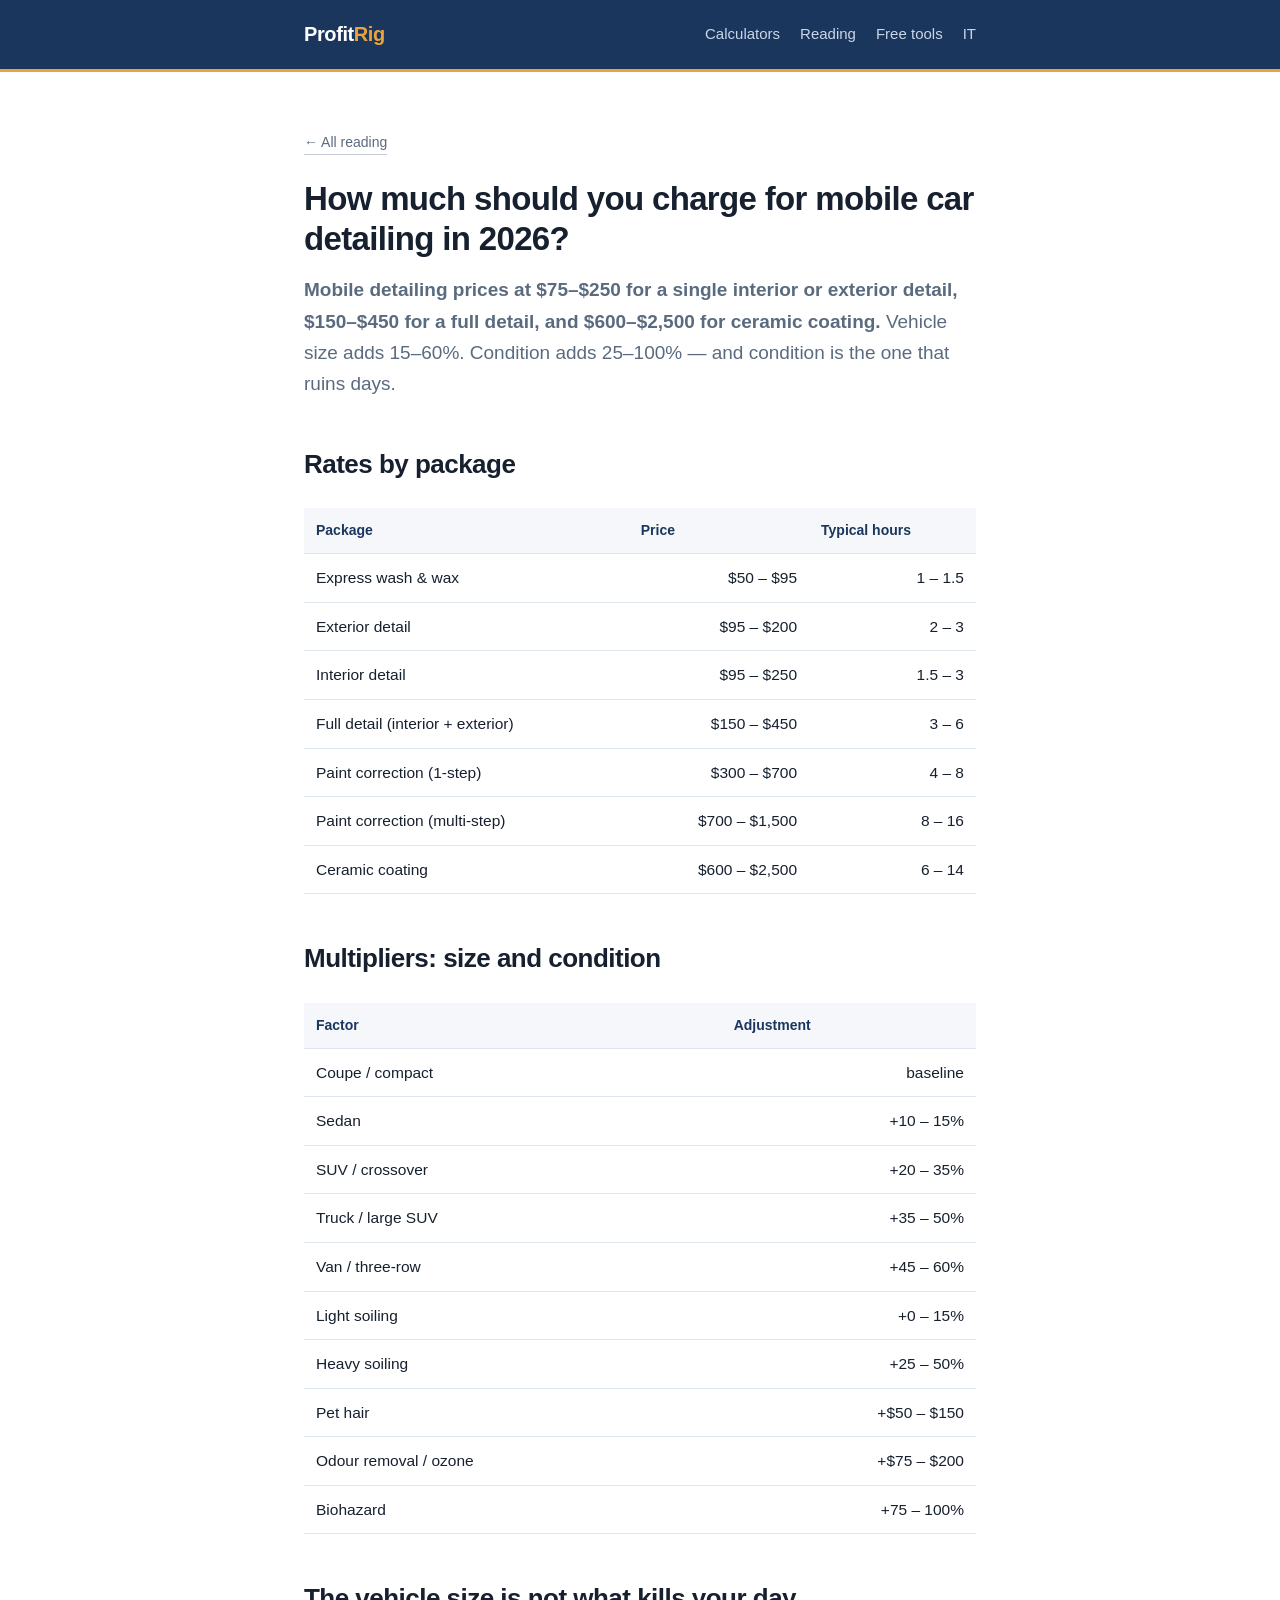
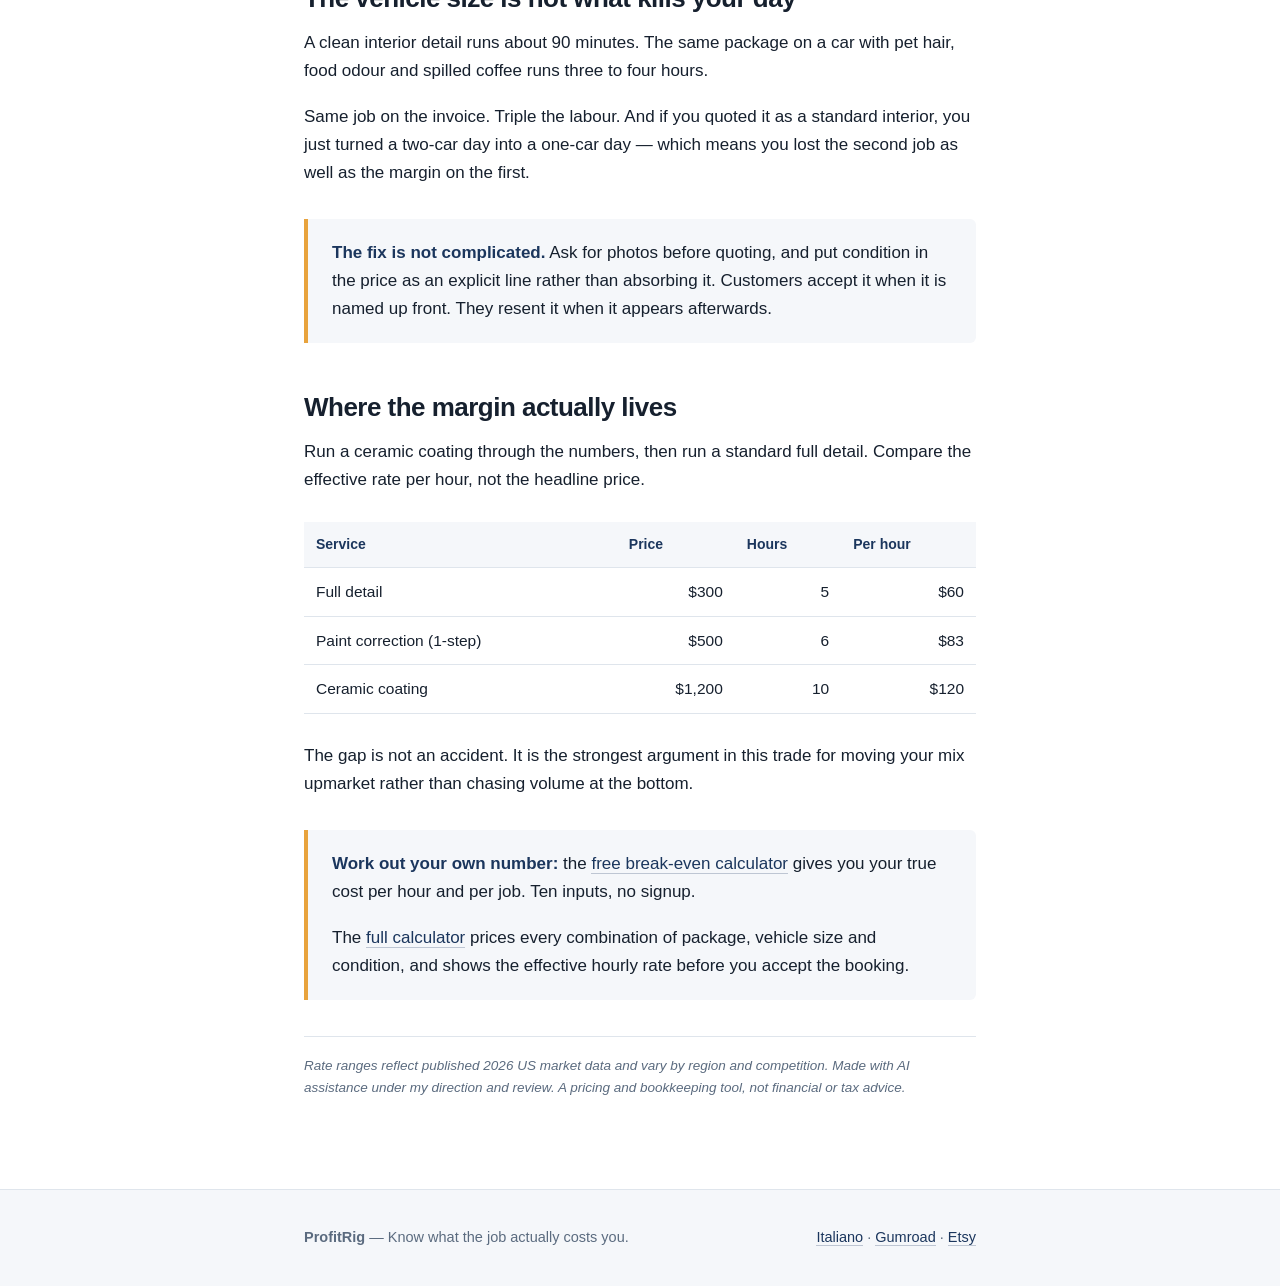
<file: mobile-car-detailing-prices.html>
<!DOCTYPE html>
<html lang="en">
<head>
<meta charset="utf-8">
<meta name="viewport" content="width=device-width,initial-scale=1">
<title>How much should you charge for mobile car detailing in 2026? — ProfitRig</title>
<meta name="description" content="Mobile detailing prices in 2026: $75–$250 for interior or exterior, $150–$450 full detail, $600–$2,500 ceramic coating. Rate tables by package, vehicle size and condition.">
<link rel="stylesheet" href="style.css">
<script type="application/ld+json">
{"@context":"https://schema.org","@type":"FAQPage","mainEntity":[
{"@type":"Question","name":"How much should you charge for mobile car detailing?","acceptedAnswer":{"@type":"Answer","text":"Mobile detailing in 2026 typically prices at $75 to $250 for a single interior or exterior detail, $150 to $450 for a full detail, and $600 to $2,500 for ceramic coating. Vehicle size adds 15 to 60 percent, and condition can add 25 to 100 percent."}},
{"@type":"Question","name":"Should I charge more for a dirty car?","acceptedAnswer":{"@type":"Answer","text":"Yes, and condition matters more than vehicle size. A clean interior detail runs about 90 minutes; the same package on a car with pet hair, odour and spilled food runs three to four hours. Price the condition at booking rather than discovering it in the driveway."}},
{"@type":"Question","name":"Is ceramic coating worth offering?","acceptedAnswer":{"@type":"Answer","text":"On an hourly basis it is usually the most profitable service a detailer offers, because the price rises far more than the labour hours do. Comparing the effective hourly rate of a ceramic coating against a standard full detail is the strongest argument for moving your service mix upmarket."}}]}
</script>
</head>
<body>
<header><div class="wrap"><a class="logo" href="index.html">Profit<span>Rig</span></a>
<nav><a href="index.html#calculators">Calculators</a><a href="index.html#reading">Reading</a><a href="index.html#free">Free tools</a><a href="it/index.html">IT</a></nav></div></header>
<main><div class="wrap">
<a class="back" href="index.html">&larr; All reading</a>
<h1 style="font-size:33px;line-height:1.2;letter-spacing:-.02em;margin:0 0 16px">How much should you charge for mobile car detailing in 2026?</h1>

<p class="lede"><strong>Mobile detailing prices at $75&ndash;$250 for a single interior or exterior detail, $150&ndash;$450 for a full detail, and $600&ndash;$2,500 for ceramic coating.</strong> Vehicle size adds 15&ndash;60%. Condition adds 25&ndash;100% &mdash; and condition is the one that ruins days.</p>

<h2>Rates by package</h2>
<table>
<tr><th>Package</th><th class="num">Price</th><th class="num">Typical hours</th></tr>
<tr><td>Express wash &amp; wax</td><td class="num">$50 – $95</td><td class="num">1 – 1.5</td></tr>
<tr><td>Exterior detail</td><td class="num">$95 – $200</td><td class="num">2 – 3</td></tr>
<tr><td>Interior detail</td><td class="num">$95 – $250</td><td class="num">1.5 – 3</td></tr>
<tr><td>Full detail (interior + exterior)</td><td class="num">$150 – $450</td><td class="num">3 – 6</td></tr>
<tr><td>Paint correction (1-step)</td><td class="num">$300 – $700</td><td class="num">4 – 8</td></tr>
<tr><td>Paint correction (multi-step)</td><td class="num">$700 – $1,500</td><td class="num">8 – 16</td></tr>
<tr><td>Ceramic coating</td><td class="num">$600 – $2,500</td><td class="num">6 – 14</td></tr>
</table>

<h2>Multipliers: size and condition</h2>
<table>
<tr><th>Factor</th><th class="num">Adjustment</th></tr>
<tr><td>Coupe / compact</td><td class="num">baseline</td></tr>
<tr><td>Sedan</td><td class="num">+10 – 15%</td></tr>
<tr><td>SUV / crossover</td><td class="num">+20 – 35%</td></tr>
<tr><td>Truck / large SUV</td><td class="num">+35 – 50%</td></tr>
<tr><td>Van / three-row</td><td class="num">+45 – 60%</td></tr>
<tr><td>Light soiling</td><td class="num">+0 – 15%</td></tr>
<tr><td>Heavy soiling</td><td class="num">+25 – 50%</td></tr>
<tr><td>Pet hair</td><td class="num">+$50 – $150</td></tr>
<tr><td>Odour removal / ozone</td><td class="num">+$75 – $200</td></tr>
<tr><td>Biohazard</td><td class="num">+75 – 100%</td></tr>
</table>

<h2>The vehicle size is not what kills your day</h2>
<p>A clean interior detail runs about 90 minutes. The same package on a car with pet hair, food odour and spilled coffee runs three to four hours.</p>
<p>Same job on the invoice. Triple the labour. And if you quoted it as a standard interior, you just turned a two-car day into a one-car day &mdash; which means you lost the second job as well as the margin on the first.</p>

<div class="callout">
<p><strong>The fix is not complicated.</strong> Ask for photos before quoting, and put condition in the price as an explicit line rather than absorbing it. Customers accept it when it is named up front. They resent it when it appears afterwards.</p>
</div>

<h2>Where the margin actually lives</h2>
<p>Run a ceramic coating through the numbers, then run a standard full detail. Compare the effective rate per hour, not the headline price.</p>
<table>
<tr><th>Service</th><th class="num">Price</th><th class="num">Hours</th><th class="num">Per hour</th></tr>
<tr><td>Full detail</td><td class="num">$300</td><td class="num">5</td><td class="num">$60</td></tr>
<tr><td>Paint correction (1-step)</td><td class="num">$500</td><td class="num">6</td><td class="num">$83</td></tr>
<tr><td>Ceramic coating</td><td class="num">$1,200</td><td class="num">10</td><td class="num">$120</td></tr>
</table>
<p>The gap is not an accident. It is the strongest argument in this trade for moving your mix upmarket rather than chasing volume at the bottom.</p>

<div class="callout">
<p><strong>Work out your own number:</strong> the <a href="https://profitrig.gumroad.com/l/free-mobile-car-detailing-break-even-calculator">free break-even calculator</a> gives you your true cost per hour and per job. Ten inputs, no signup.</p>
<p>The <a href="https://profitrig.gumroad.com/l/mobile-car-detailing-pricing-profit-calculator">full calculator</a> prices every combination of package, vehicle size and condition, and shows the effective hourly rate before you accept the booking.</p>
</div>

<p class="disclaim">Rate ranges reflect published 2026 US market data and vary by region and competition. Made with AI assistance under my direction and review. A pricing and bookkeeping tool, not financial or tax advice.</p>
</div></main>
<footer><div class="wrap"><div><strong>ProfitRig</strong> &mdash; Know what the job actually costs you.</div><div><a href="it/index.html">Italiano</a> &middot; <a href="https://profitrig.gumroad.com/">Gumroad</a> &middot; <a href="https://www.etsy.com/shop/ProfitRig">Etsy</a></div></div></footer>
</body>
</html>
</file>
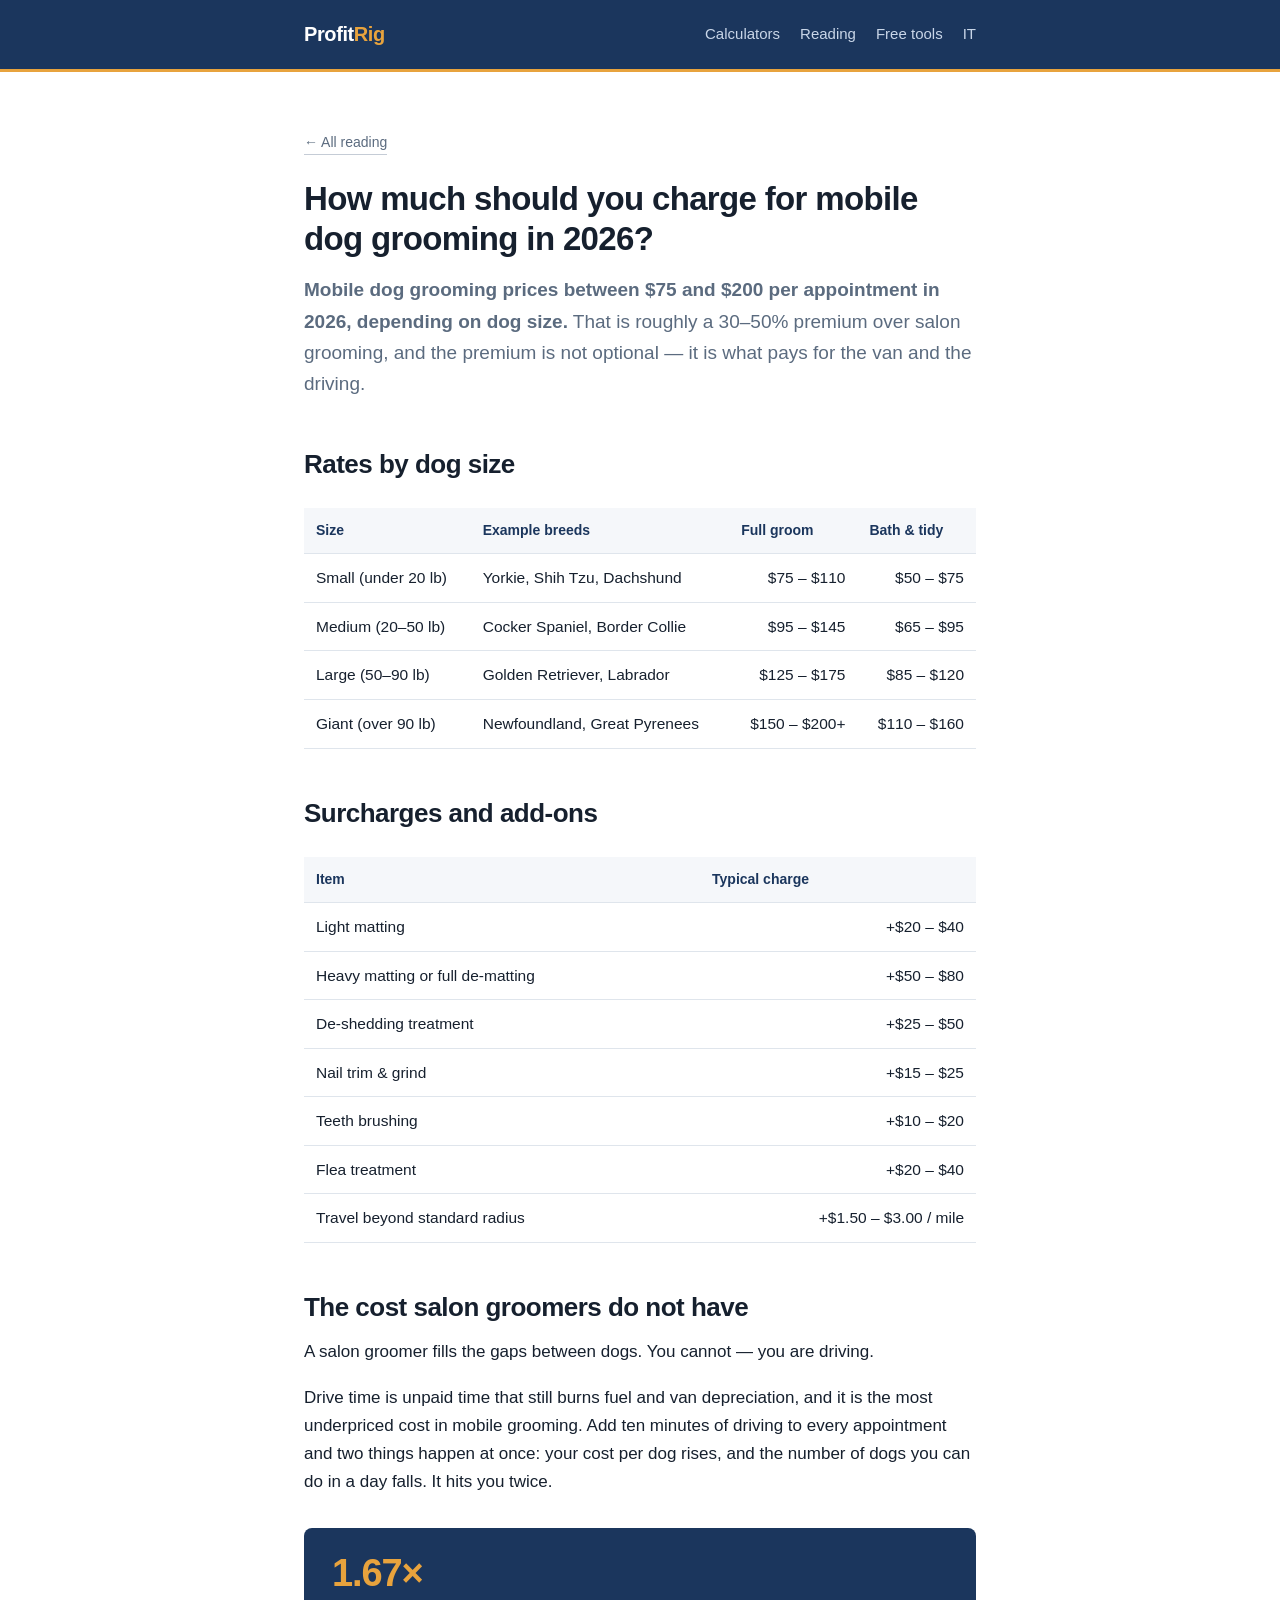
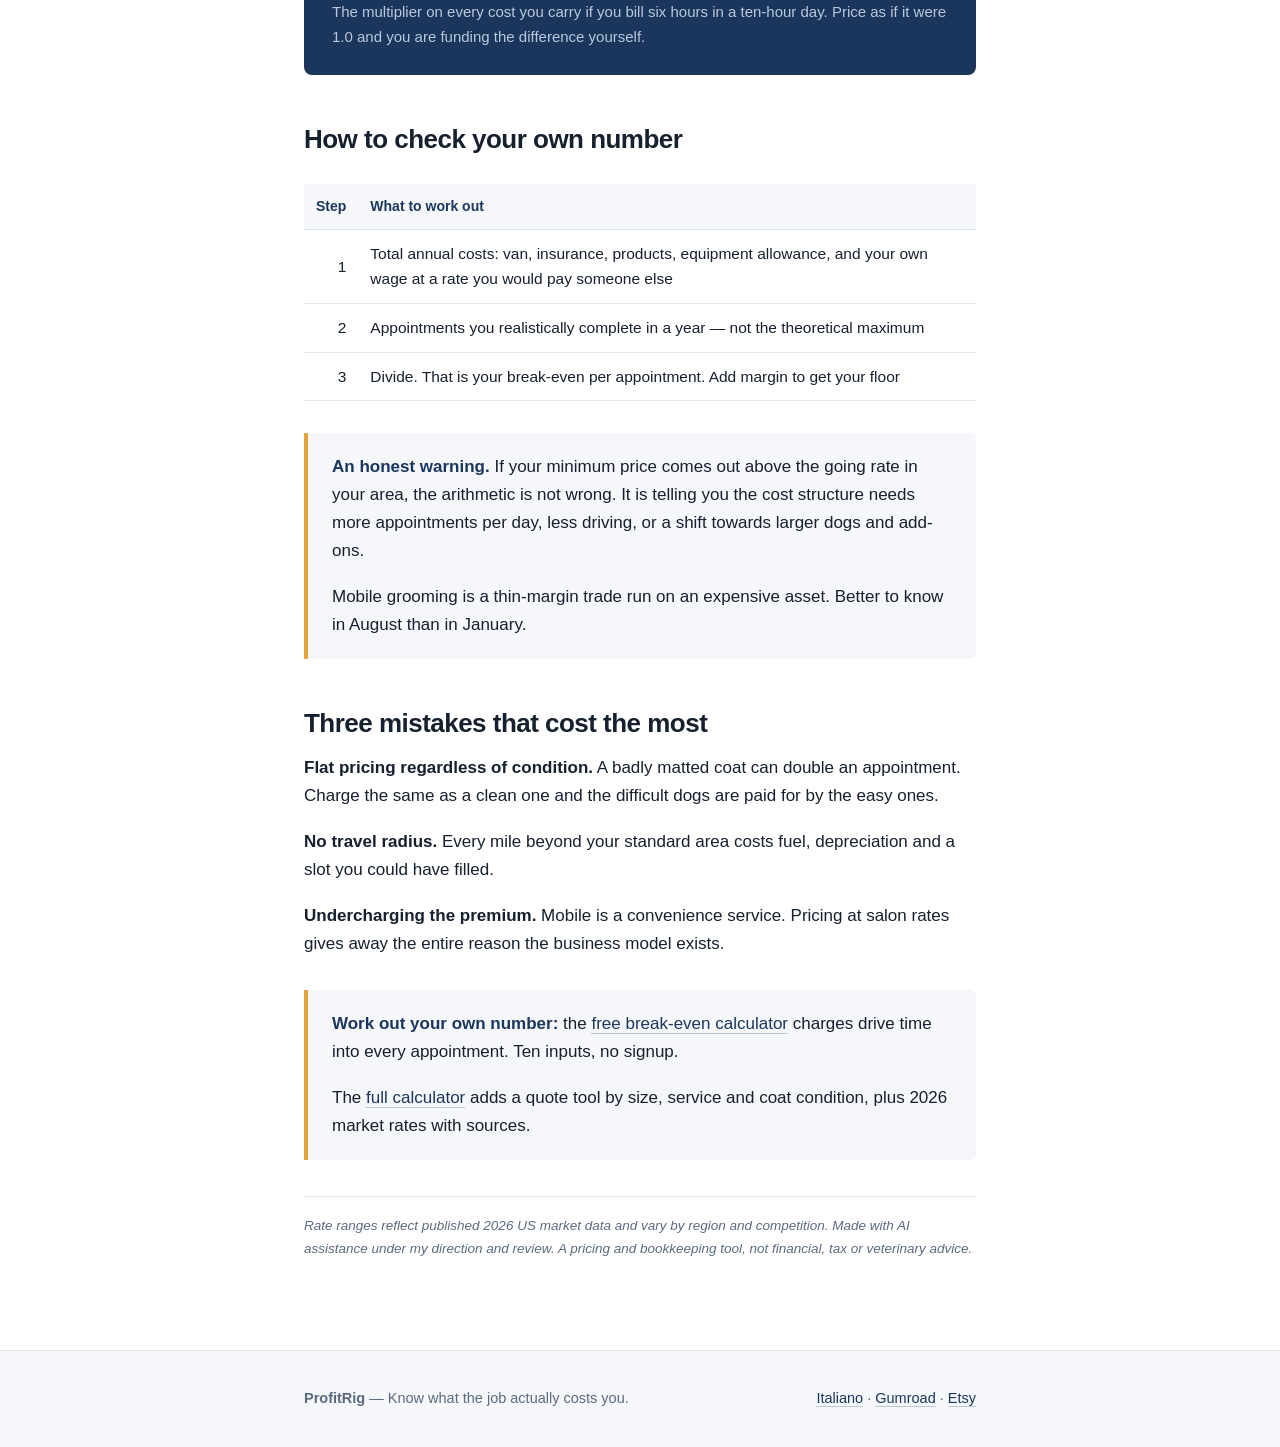
<file: mobile-dog-grooming-prices.html>
<!DOCTYPE html>
<html lang="en">
<head>
<meta charset="utf-8">
<meta name="viewport" content="width=device-width,initial-scale=1">
<title>How much should you charge for mobile dog grooming in 2026? — ProfitRig</title>
<meta name="description" content="Mobile dog grooming prices in 2026: $75–$200 per appointment by dog size, a 30–50% premium over salon, plus matting and add-on surcharges. Full rate tables.">
<link rel="stylesheet" href="style.css">
<script type="application/ld+json">
{"@context":"https://schema.org","@type":"FAQPage","mainEntity":[
{"@type":"Question","name":"How much should you charge for mobile dog grooming?","acceptedAnswer":{"@type":"Answer","text":"Mobile dog grooming in 2026 typically prices between $75 and $200 per appointment depending on dog size, which is roughly a 30 to 50 percent premium over salon grooming. Small dogs sit near $75 to $110, large and giant breeds near $150 to $200."}},
{"@type":"Question","name":"Why is mobile grooming more expensive than a salon?","acceptedAnswer":{"@type":"Answer","text":"Because drive time is unpaid time that still burns fuel and van depreciation, and it reduces how many dogs you can groom in a day. A salon groomer fills the gaps between dogs; a mobile groomer is driving. The premium covers both the cost and the lost capacity."}},
{"@type":"Question","name":"Should I charge extra for matted coats?","acceptedAnswer":{"@type":"Answer","text":"Yes. Matting typically adds $20 to $80 depending on severity, because a badly matted coat can double the time of an appointment. Charging a flat rate regardless of condition means the difficult dogs are paid for by the easy ones."}}]}
</script>
</head>
<body>
<header><div class="wrap"><a class="logo" href="index.html">Profit<span>Rig</span></a>
<nav><a href="index.html#calculators">Calculators</a><a href="index.html#reading">Reading</a><a href="index.html#free">Free tools</a><a href="it/index.html">IT</a></nav></div></header>
<main><div class="wrap">
<a class="back" href="index.html">&larr; All reading</a>
<h1 style="font-size:33px;line-height:1.2;letter-spacing:-.02em;margin:0 0 16px">How much should you charge for mobile dog grooming in 2026?</h1>

<p class="lede"><strong>Mobile dog grooming prices between $75 and $200 per appointment in 2026, depending on dog size.</strong> That is roughly a 30&ndash;50% premium over salon grooming, and the premium is not optional &mdash; it is what pays for the van and the driving.</p>

<h2>Rates by dog size</h2>
<table>
<tr><th>Size</th><th>Example breeds</th><th class="num">Full groom</th><th class="num">Bath &amp; tidy</th></tr>
<tr><td>Small (under 20 lb)</td><td>Yorkie, Shih Tzu, Dachshund</td><td class="num">$75 – $110</td><td class="num">$50 – $75</td></tr>
<tr><td>Medium (20–50 lb)</td><td>Cocker Spaniel, Border Collie</td><td class="num">$95 – $145</td><td class="num">$65 – $95</td></tr>
<tr><td>Large (50–90 lb)</td><td>Golden Retriever, Labrador</td><td class="num">$125 – $175</td><td class="num">$85 – $120</td></tr>
<tr><td>Giant (over 90 lb)</td><td>Newfoundland, Great Pyrenees</td><td class="num">$150 – $200+</td><td class="num">$110 – $160</td></tr>
</table>

<h2>Surcharges and add-ons</h2>
<table>
<tr><th>Item</th><th class="num">Typical charge</th></tr>
<tr><td>Light matting</td><td class="num">+$20 – $40</td></tr>
<tr><td>Heavy matting or full de-matting</td><td class="num">+$50 – $80</td></tr>
<tr><td>De-shedding treatment</td><td class="num">+$25 – $50</td></tr>
<tr><td>Nail trim &amp; grind</td><td class="num">+$15 – $25</td></tr>
<tr><td>Teeth brushing</td><td class="num">+$10 – $20</td></tr>
<tr><td>Flea treatment</td><td class="num">+$20 – $40</td></tr>
<tr><td>Travel beyond standard radius</td><td class="num">+$1.50 – $3.00 / mile</td></tr>
</table>

<h2>The cost salon groomers do not have</h2>
<p>A salon groomer fills the gaps between dogs. You cannot &mdash; you are driving.</p>
<p>Drive time is unpaid time that still burns fuel and van depreciation, and it is the most underpriced cost in mobile grooming. Add ten minutes of driving to every appointment and two things happen at once: your cost per dog rises, and the number of dogs you can do in a day falls. It hits you twice.</p>

<div class="figure">
<div class="big">1.67&times;</div>
<div class="lbl">The multiplier on every cost you carry if you bill six hours in a ten-hour day. Price as if it were 1.0 and you are funding the difference yourself.</div>
</div>

<h2>How to check your own number</h2>
<table>
<tr><th class="num">Step</th><th>What to work out</th></tr>
<tr><td class="num">1</td><td>Total annual costs: van, insurance, products, equipment allowance, and your own wage at a rate you would pay someone else</td></tr>
<tr><td class="num">2</td><td>Appointments you realistically complete in a year &mdash; not the theoretical maximum</td></tr>
<tr><td class="num">3</td><td>Divide. That is your break-even per appointment. Add margin to get your floor</td></tr>
</table>

<div class="callout">
<p><strong>An honest warning.</strong> If your minimum price comes out above the going rate in your area, the arithmetic is not wrong. It is telling you the cost structure needs more appointments per day, less driving, or a shift towards larger dogs and add-ons.</p>
<p>Mobile grooming is a thin-margin trade run on an expensive asset. Better to know in August than in January.</p>
</div>

<h2>Three mistakes that cost the most</h2>
<p><strong>Flat pricing regardless of condition.</strong> A badly matted coat can double an appointment. Charge the same as a clean one and the difficult dogs are paid for by the easy ones.</p>
<p><strong>No travel radius.</strong> Every mile beyond your standard area costs fuel, depreciation and a slot you could have filled.</p>
<p><strong>Undercharging the premium.</strong> Mobile is a convenience service. Pricing at salon rates gives away the entire reason the business model exists.</p>

<div class="callout">
<p><strong>Work out your own number:</strong> the <a href="https://profitrig.gumroad.com/l/free-mobile-dog-grooming-break-even-calculator">free break-even calculator</a> charges drive time into every appointment. Ten inputs, no signup.</p>
<p>The <a href="https://profitrig.gumroad.com/l/mobile-dog-grooming-pricing-profit-calculator">full calculator</a> adds a quote tool by size, service and coat condition, plus 2026 market rates with sources.</p>
</div>

<p class="disclaim">Rate ranges reflect published 2026 US market data and vary by region and competition. Made with AI assistance under my direction and review. A pricing and bookkeeping tool, not financial, tax or veterinary advice.</p>
</div></main>
<footer><div class="wrap"><div><strong>ProfitRig</strong> &mdash; Know what the job actually costs you.</div><div><a href="it/index.html">Italiano</a> &middot; <a href="https://profitrig.gumroad.com/">Gumroad</a> &middot; <a href="https://www.etsy.com/shop/ProfitRig">Etsy</a></div></div></footer>
</body>
</html>
</file>
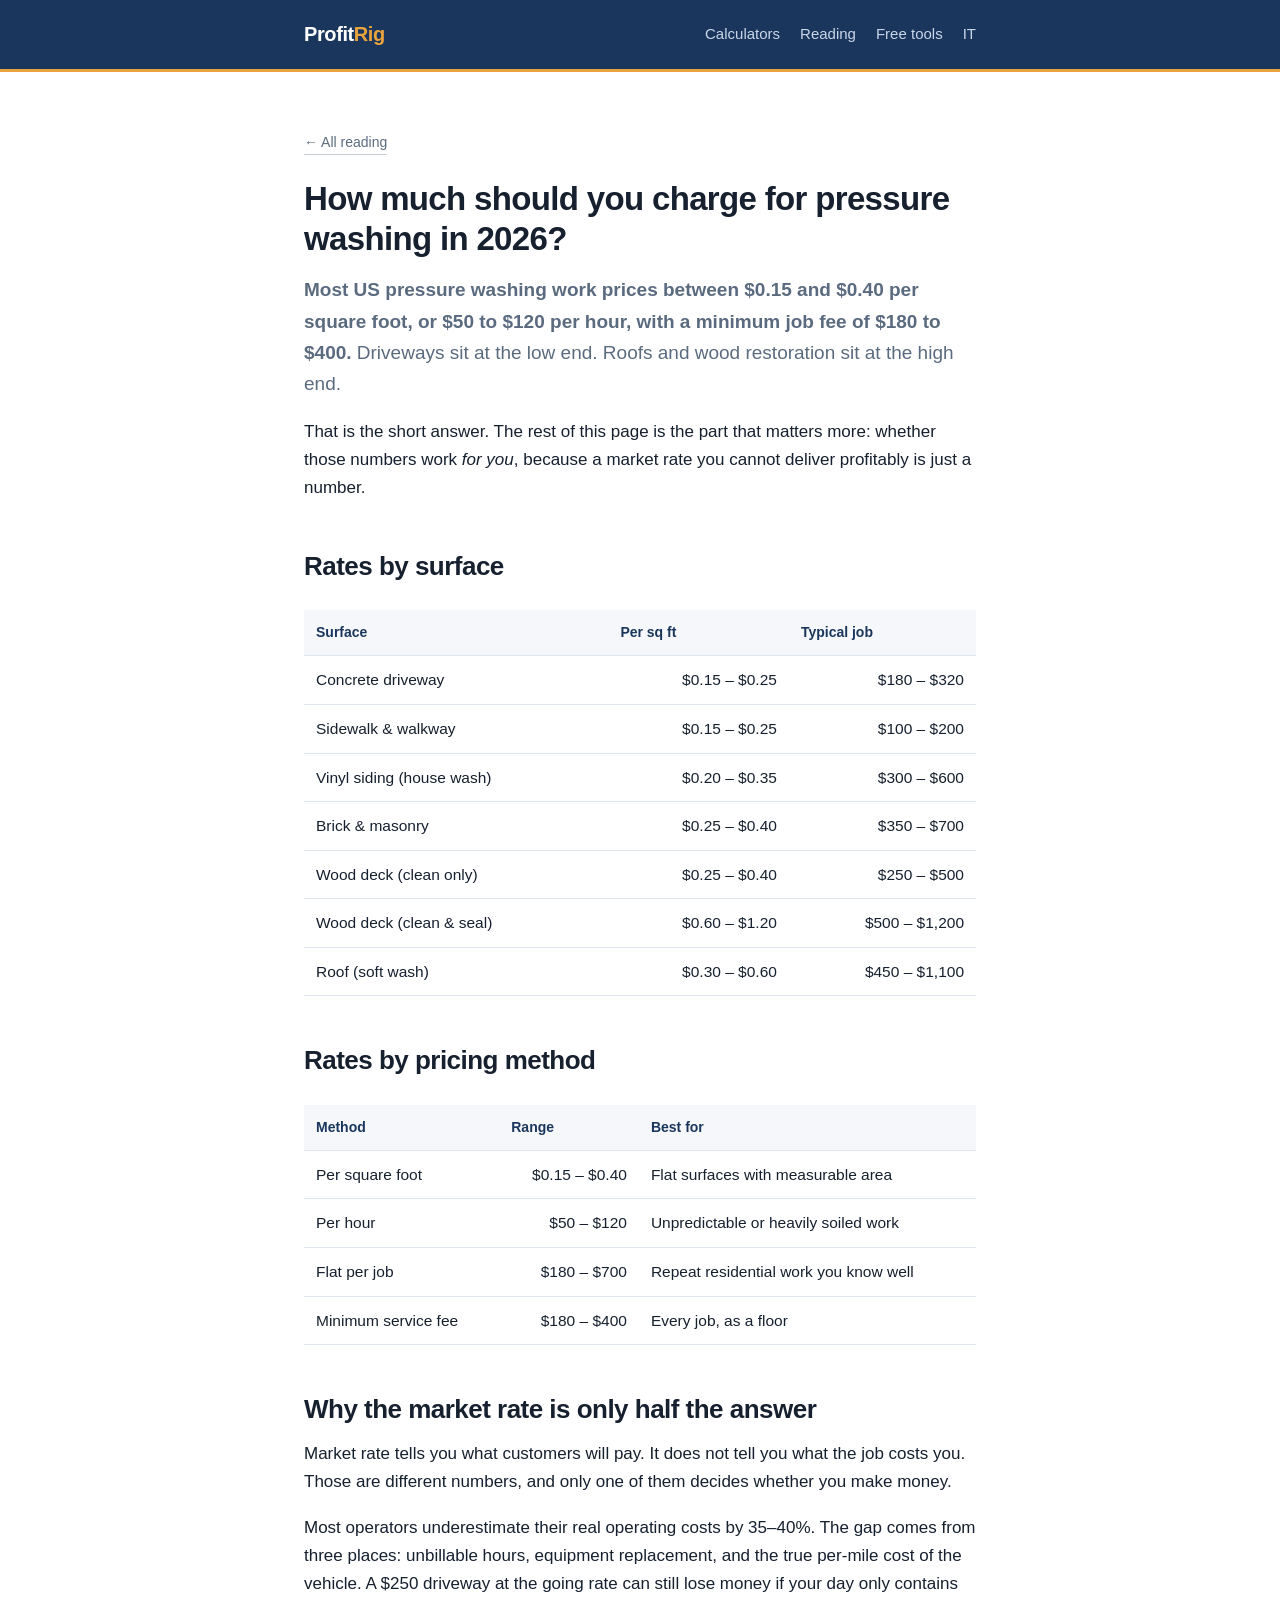
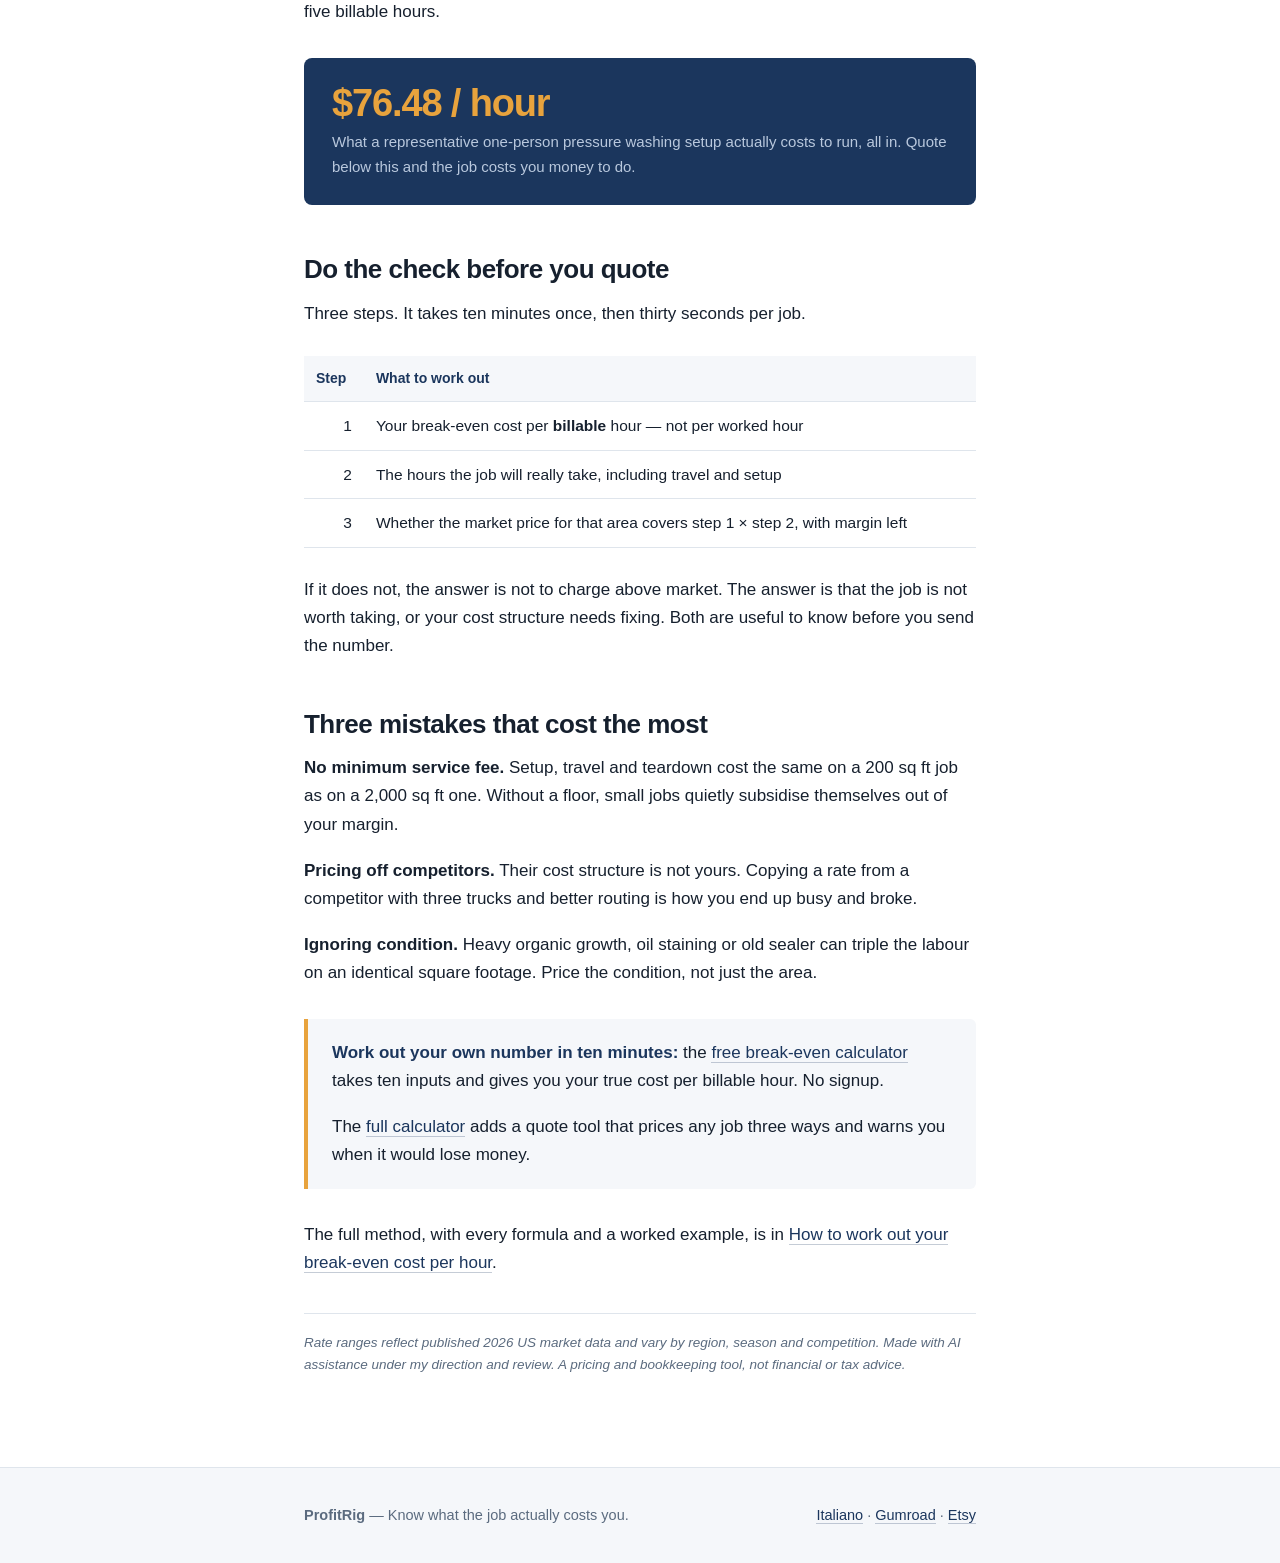
<file: pressure-washing-rates.html>
<!DOCTYPE html>
<html lang="en">
<head>
<meta charset="utf-8">
<meta name="viewport" content="width=device-width,initial-scale=1">
<title>How much should you charge for pressure washing in 2026? — ProfitRig</title>
<meta name="description" content="Pressure washing rates in 2026: $0.15–$0.40 per square foot, $50–$120 per hour, $180–$400 minimum per job. Full rate tables by surface, plus how to check the number against your own costs.">
<link rel="stylesheet" href="style.css">
<script type="application/ld+json">
{"@context":"https://schema.org","@type":"FAQPage","mainEntity":[
{"@type":"Question","name":"How much should you charge for pressure washing?","acceptedAnswer":{"@type":"Answer","text":"Most US pressure washing work in 2026 prices between $0.15 and $0.40 per square foot, or $50 to $120 per hour, with a minimum job fee of $180 to $400. Driveways sit near the low end, roofs and wood restoration near the high end."}},
{"@type":"Question","name":"What is a minimum service fee and do I need one?","acceptedAnswer":{"@type":"Answer","text":"A minimum service fee is the smallest amount you will accept for any job, typically $180 to $400. It exists because setup, travel and teardown cost the same whether the job is 200 or 2,000 square feet. Without one, small jobs lose money."}},
{"@type":"Question","name":"Should I charge by the hour or by the square foot?","acceptedAnswer":{"@type":"Answer","text":"Quote the customer by square foot or as a flat price, but check every job against your hourly cost before sending it. Customers understand area pricing; your costs are hourly. The quote and the check are two different calculations."}}]}
</script>
</head>
<body>
<header><div class="wrap"><a class="logo" href="index.html">Profit<span>Rig</span></a>
<nav><a href="index.html#calculators">Calculators</a><a href="index.html#reading">Reading</a><a href="index.html#free">Free tools</a><a href="it/index.html">IT</a></nav></div></header>
<main><div class="wrap">
<a class="back" href="index.html">&larr; All reading</a>
<h1 style="font-size:33px;line-height:1.2;letter-spacing:-.02em;margin:0 0 16px">How much should you charge for pressure washing in 2026?</h1>

<p class="lede"><strong>Most US pressure washing work prices between $0.15 and $0.40 per square foot, or $50 to $120 per hour, with a minimum job fee of $180 to $400.</strong> Driveways sit at the low end. Roofs and wood restoration sit at the high end.</p>

<p>That is the short answer. The rest of this page is the part that matters more: whether those numbers work <em>for you</em>, because a market rate you cannot deliver profitably is just a number.</p>

<h2>Rates by surface</h2>
<table>
<tr><th>Surface</th><th class="num">Per sq ft</th><th class="num">Typical job</th></tr>
<tr><td>Concrete driveway</td><td class="num">$0.15 – $0.25</td><td class="num">$180 – $320</td></tr>
<tr><td>Sidewalk &amp; walkway</td><td class="num">$0.15 – $0.25</td><td class="num">$100 – $200</td></tr>
<tr><td>Vinyl siding (house wash)</td><td class="num">$0.20 – $0.35</td><td class="num">$300 – $600</td></tr>
<tr><td>Brick &amp; masonry</td><td class="num">$0.25 – $0.40</td><td class="num">$350 – $700</td></tr>
<tr><td>Wood deck (clean only)</td><td class="num">$0.25 – $0.40</td><td class="num">$250 – $500</td></tr>
<tr><td>Wood deck (clean &amp; seal)</td><td class="num">$0.60 – $1.20</td><td class="num">$500 – $1,200</td></tr>
<tr><td>Roof (soft wash)</td><td class="num">$0.30 – $0.60</td><td class="num">$450 – $1,100</td></tr>
</table>

<h2>Rates by pricing method</h2>
<table>
<tr><th>Method</th><th class="num">Range</th><th>Best for</th></tr>
<tr><td>Per square foot</td><td class="num">$0.15 – $0.40</td><td>Flat surfaces with measurable area</td></tr>
<tr><td>Per hour</td><td class="num">$50 – $120</td><td>Unpredictable or heavily soiled work</td></tr>
<tr><td>Flat per job</td><td class="num">$180 – $700</td><td>Repeat residential work you know well</td></tr>
<tr><td>Minimum service fee</td><td class="num">$180 – $400</td><td>Every job, as a floor</td></tr>
</table>

<h2>Why the market rate is only half the answer</h2>
<p>Market rate tells you what customers will pay. It does not tell you what the job costs you. Those are different numbers, and only one of them decides whether you make money.</p>
<p>Most operators underestimate their real operating costs by 35&ndash;40%. The gap comes from three places: unbillable hours, equipment replacement, and the true per-mile cost of the vehicle. A $250 driveway at the going rate can still lose money if your day only contains five billable hours.</p>

<div class="figure">
<div class="big">$76.48 / hour</div>
<div class="lbl">What a representative one-person pressure washing setup actually costs to run, all in. Quote below this and the job costs you money to do.</div>
</div>

<h2>Do the check before you quote</h2>
<p>Three steps. It takes ten minutes once, then thirty seconds per job.</p>
<table>
<tr><th class="num">Step</th><th>What to work out</th></tr>
<tr><td class="num">1</td><td>Your break-even cost per <strong>billable</strong> hour &mdash; not per worked hour</td></tr>
<tr><td class="num">2</td><td>The hours the job will really take, including travel and setup</td></tr>
<tr><td class="num">3</td><td>Whether the market price for that area covers step 1 &times; step 2, with margin left</td></tr>
</table>
<p>If it does not, the answer is not to charge above market. The answer is that the job is not worth taking, or your cost structure needs fixing. Both are useful to know before you send the number.</p>

<h2>Three mistakes that cost the most</h2>
<p><strong>No minimum service fee.</strong> Setup, travel and teardown cost the same on a 200 sq ft job as on a 2,000 sq ft one. Without a floor, small jobs quietly subsidise themselves out of your margin.</p>
<p><strong>Pricing off competitors.</strong> Their cost structure is not yours. Copying a rate from a competitor with three trucks and better routing is how you end up busy and broke.</p>
<p><strong>Ignoring condition.</strong> Heavy organic growth, oil staining or old sealer can triple the labour on an identical square footage. Price the condition, not just the area.</p>

<div class="callout">
<p><strong>Work out your own number in ten minutes:</strong> the <a href="https://profitrig.gumroad.com/l/free-pressure-washing-break-even-calculator">free break-even calculator</a> takes ten inputs and gives you your true cost per billable hour. No signup.</p>
<p>The <a href="https://profitrig.gumroad.com/l/pressure-washing-pricing-profit-calculator">full calculator</a> adds a quote tool that prices any job three ways and warns you when it would lose money.</p>
</div>

<p>The full method, with every formula and a worked example, is in <a href="break-even-formula.html">How to work out your break-even cost per hour</a>.</p>

<p class="disclaim">Rate ranges reflect published 2026 US market data and vary by region, season and competition. Made with AI assistance under my direction and review. A pricing and bookkeeping tool, not financial or tax advice.</p>
</div></main>
<footer><div class="wrap"><div><strong>ProfitRig</strong> &mdash; Know what the job actually costs you.</div><div><a href="it/index.html">Italiano</a> &middot; <a href="https://profitrig.gumroad.com/">Gumroad</a> &middot; <a href="https://www.etsy.com/shop/ProfitRig">Etsy</a></div></div></footer>
</body>
</html>
</file>
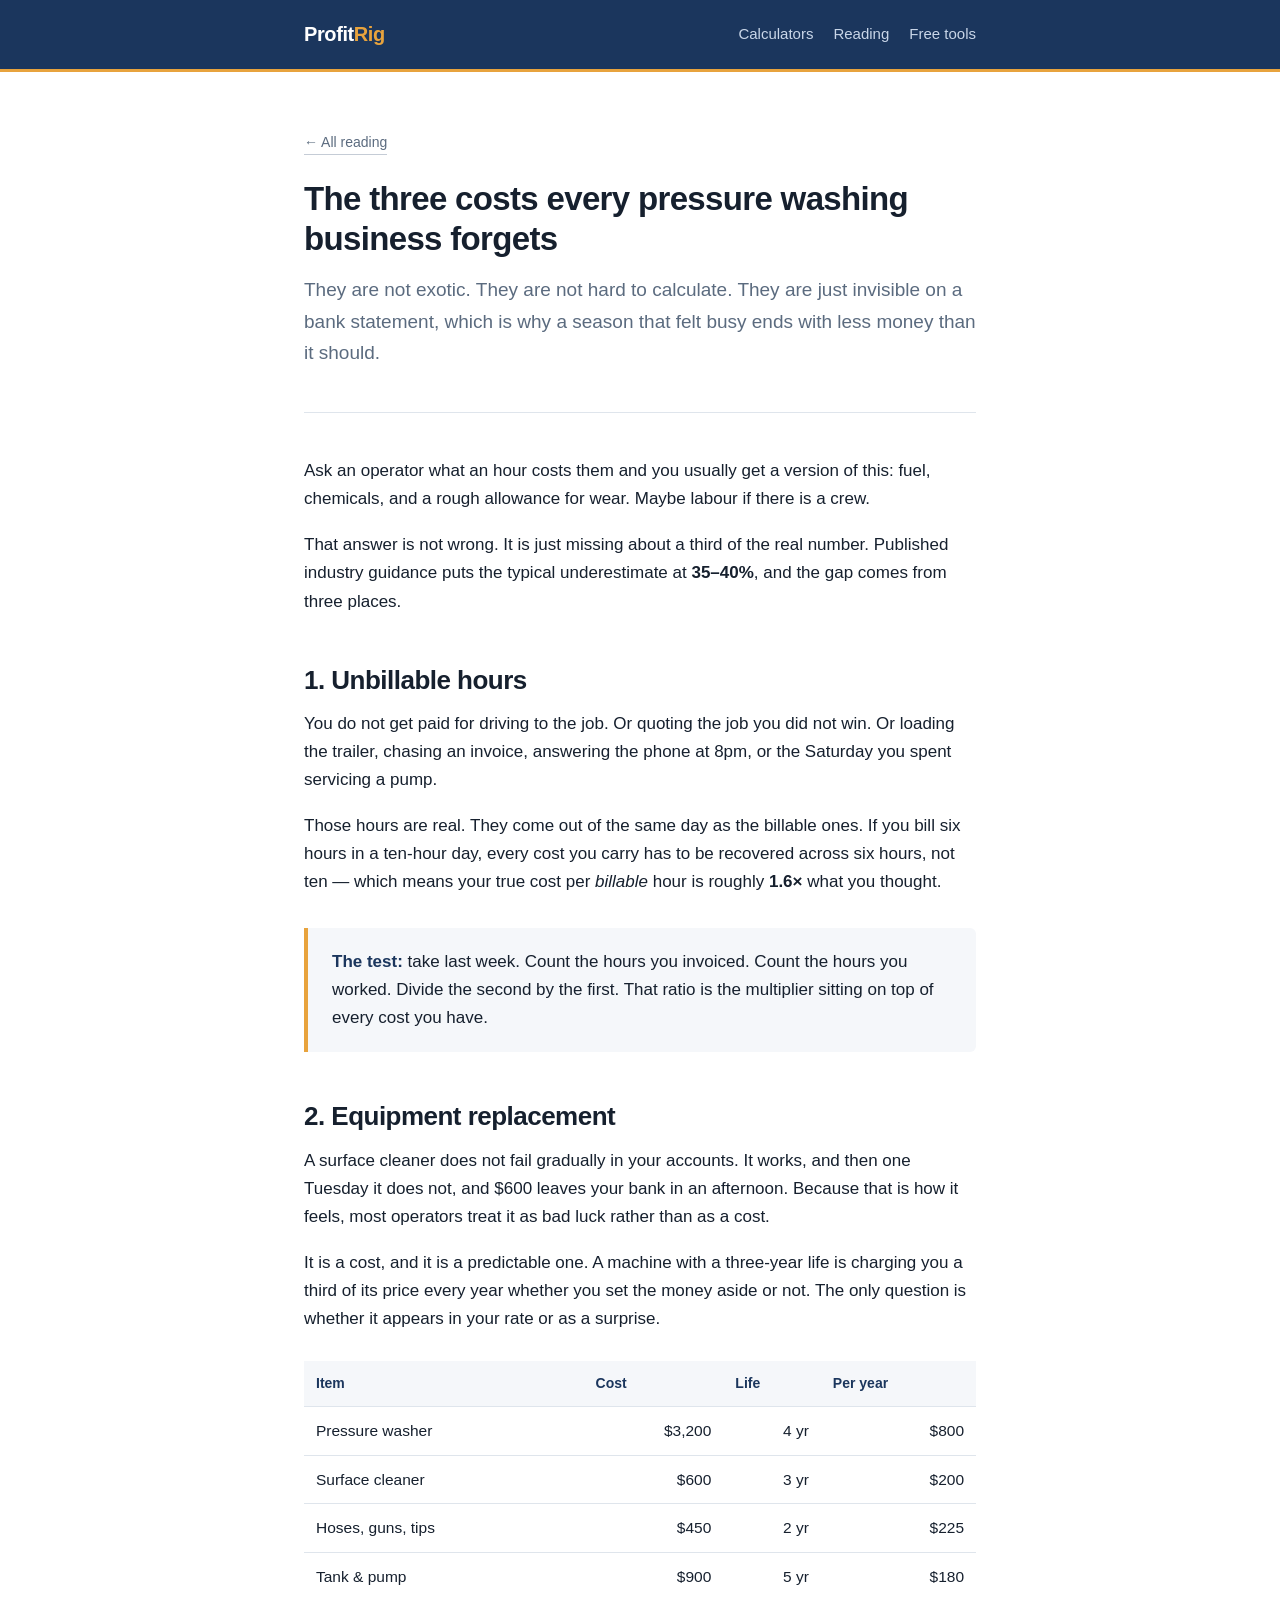
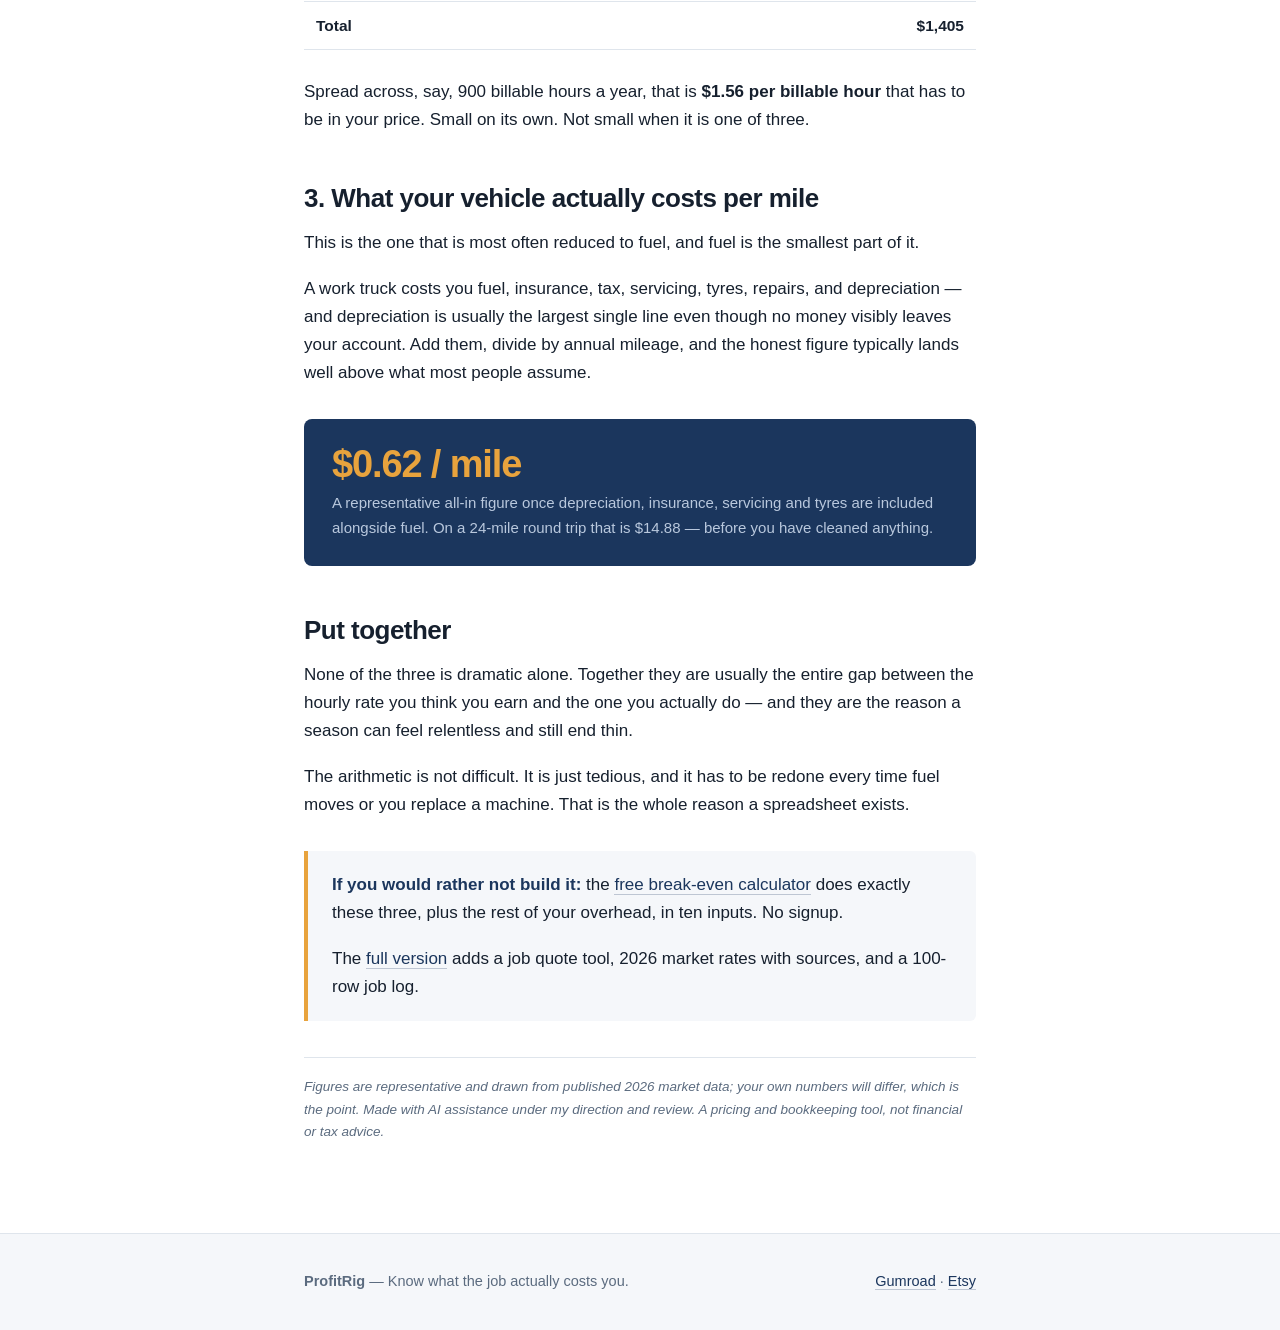
<file: three-forgotten-costs.html>
<!DOCTYPE html>
<html lang="en">
<head>
<meta charset="utf-8">
<meta name="viewport" content="width=device-width,initial-scale=1">
<title>The three costs every pressure washing business forgets — ProfitRig</title>
<meta name="description" content="Unbillable hours, equipment replacement and vehicle cost per mile. The three hidden costs that make a busy pressure washing season end in a hole.">
<link rel="stylesheet" href="style.css">
</head>
<body>
<header>
  <div class="wrap">
    <a class="logo" href="index.html">Profit<span>Rig</span></a>
    <nav><a href="index.html#calculators">Calculators</a><a href="index.html#reading">Reading</a><a href="index.html#free">Free tools</a></nav>
  </div>
</header>
<main><div class="wrap">
<a class="back" href="index.html">&larr; All reading</a>
<h1 style="font-size:33px;line-height:1.2;letter-spacing:-.02em;margin:0 0 16px">The three costs every pressure washing business forgets</h1>
<p class="lede">They are not exotic. They are not hard to calculate. They are just invisible on a bank statement, which is why a season that felt busy ends with less money than it should.</p>
<hr>
<p>Ask an operator what an hour costs them and you usually get a version of this: fuel, chemicals, and a rough allowance for wear. Maybe labour if there is a crew.</p>
<p>That answer is not wrong. It is just missing about a third of the real number. Published industry guidance puts the typical underestimate at <strong>35&ndash;40%</strong>, and the gap comes from three places.</p>

<h2>1. Unbillable hours</h2>
<p>You do not get paid for driving to the job. Or quoting the job you did not win. Or loading the trailer, chasing an invoice, answering the phone at 8pm, or the Saturday you spent servicing a pump.</p>
<p>Those hours are real. They come out of the same day as the billable ones. If you bill six hours in a ten-hour day, every cost you carry has to be recovered across six hours, not ten &mdash; which means your true cost per <em>billable</em> hour is roughly <strong>1.6&times;</strong> what you thought.</p>
<div class="callout"><p><strong>The test:</strong> take last week. Count the hours you invoiced. Count the hours you worked. Divide the second by the first. That ratio is the multiplier sitting on top of every cost you have.</p></div>

<h2>2. Equipment replacement</h2>
<p>A surface cleaner does not fail gradually in your accounts. It works, and then one Tuesday it does not, and $600 leaves your bank in an afternoon. Because that is how it feels, most operators treat it as bad luck rather than as a cost.</p>
<p>It is a cost, and it is a predictable one. A machine with a three-year life is charging you a third of its price every year whether you set the money aside or not. The only question is whether it appears in your rate or as a surprise.</p>
<table>
  <tr><th>Item</th><th class="num">Cost</th><th class="num">Life</th><th class="num">Per year</th></tr>
  <tr><td>Pressure washer</td><td class="num">$3,200</td><td class="num">4 yr</td><td class="num">$800</td></tr>
  <tr><td>Surface cleaner</td><td class="num">$600</td><td class="num">3 yr</td><td class="num">$200</td></tr>
  <tr><td>Hoses, guns, tips</td><td class="num">$450</td><td class="num">2 yr</td><td class="num">$225</td></tr>
  <tr><td>Tank &amp; pump</td><td class="num">$900</td><td class="num">5 yr</td><td class="num">$180</td></tr>
  <tr><td><strong>Total</strong></td><td class="num"></td><td class="num"></td><td class="num"><strong>$1,405</strong></td></tr>
</table>
<p>Spread across, say, 900 billable hours a year, that is <strong>$1.56 per billable hour</strong> that has to be in your price. Small on its own. Not small when it is one of three.</p>

<h2>3. What your vehicle actually costs per mile</h2>
<p>This is the one that is most often reduced to fuel, and fuel is the smallest part of it.</p>
<p>A work truck costs you fuel, insurance, tax, servicing, tyres, repairs, and depreciation &mdash; and depreciation is usually the largest single line even though no money visibly leaves your account. Add them, divide by annual mileage, and the honest figure typically lands well above what most people assume.</p>
<div class="figure">
  <div class="big">$0.62 / mile</div>
  <div class="lbl">A representative all-in figure once depreciation, insurance, servicing and tyres are included alongside fuel. On a 24-mile round trip that is $14.88 &mdash; before you have cleaned anything.</div>
</div>

<h2>Put together</h2>
<p>None of the three is dramatic alone. Together they are usually the entire gap between the hourly rate you think you earn and the one you actually do &mdash; and they are the reason a season can feel relentless and still end thin.</p>
<p>The arithmetic is not difficult. It is just tedious, and it has to be redone every time fuel moves or you replace a machine. That is the whole reason a spreadsheet exists.</p>
<div class="callout">
  <p><strong>If you would rather not build it:</strong> the <a href="https://profitrig.gumroad.com/l/free-pressure-washing-break-even-calculator">free break-even calculator</a> does exactly these three, plus the rest of your overhead, in ten inputs. No signup.</p>
  <p>The <a href="https://profitrig.gumroad.com/l/pressure-washing-pricing-profit-calculator">full version</a> adds a job quote tool, 2026 market rates with sources, and a 100-row job log.</p>
</div>
<p class="disclaim">Figures are representative and drawn from published 2026 market data; your own numbers will differ, which is the point. Made with AI assistance under my direction and review. A pricing and bookkeeping tool, not financial or tax advice.</p>
</div></main>
<footer><div class="wrap"><div><strong>ProfitRig</strong> &mdash; Know what the job actually costs you.</div><div><a href="https://profitrig.gumroad.com/">Gumroad</a> &middot; <a href="https://www.etsy.com/shop/ProfitRig">Etsy</a></div></div></footer>
</body>
</html>
</file>
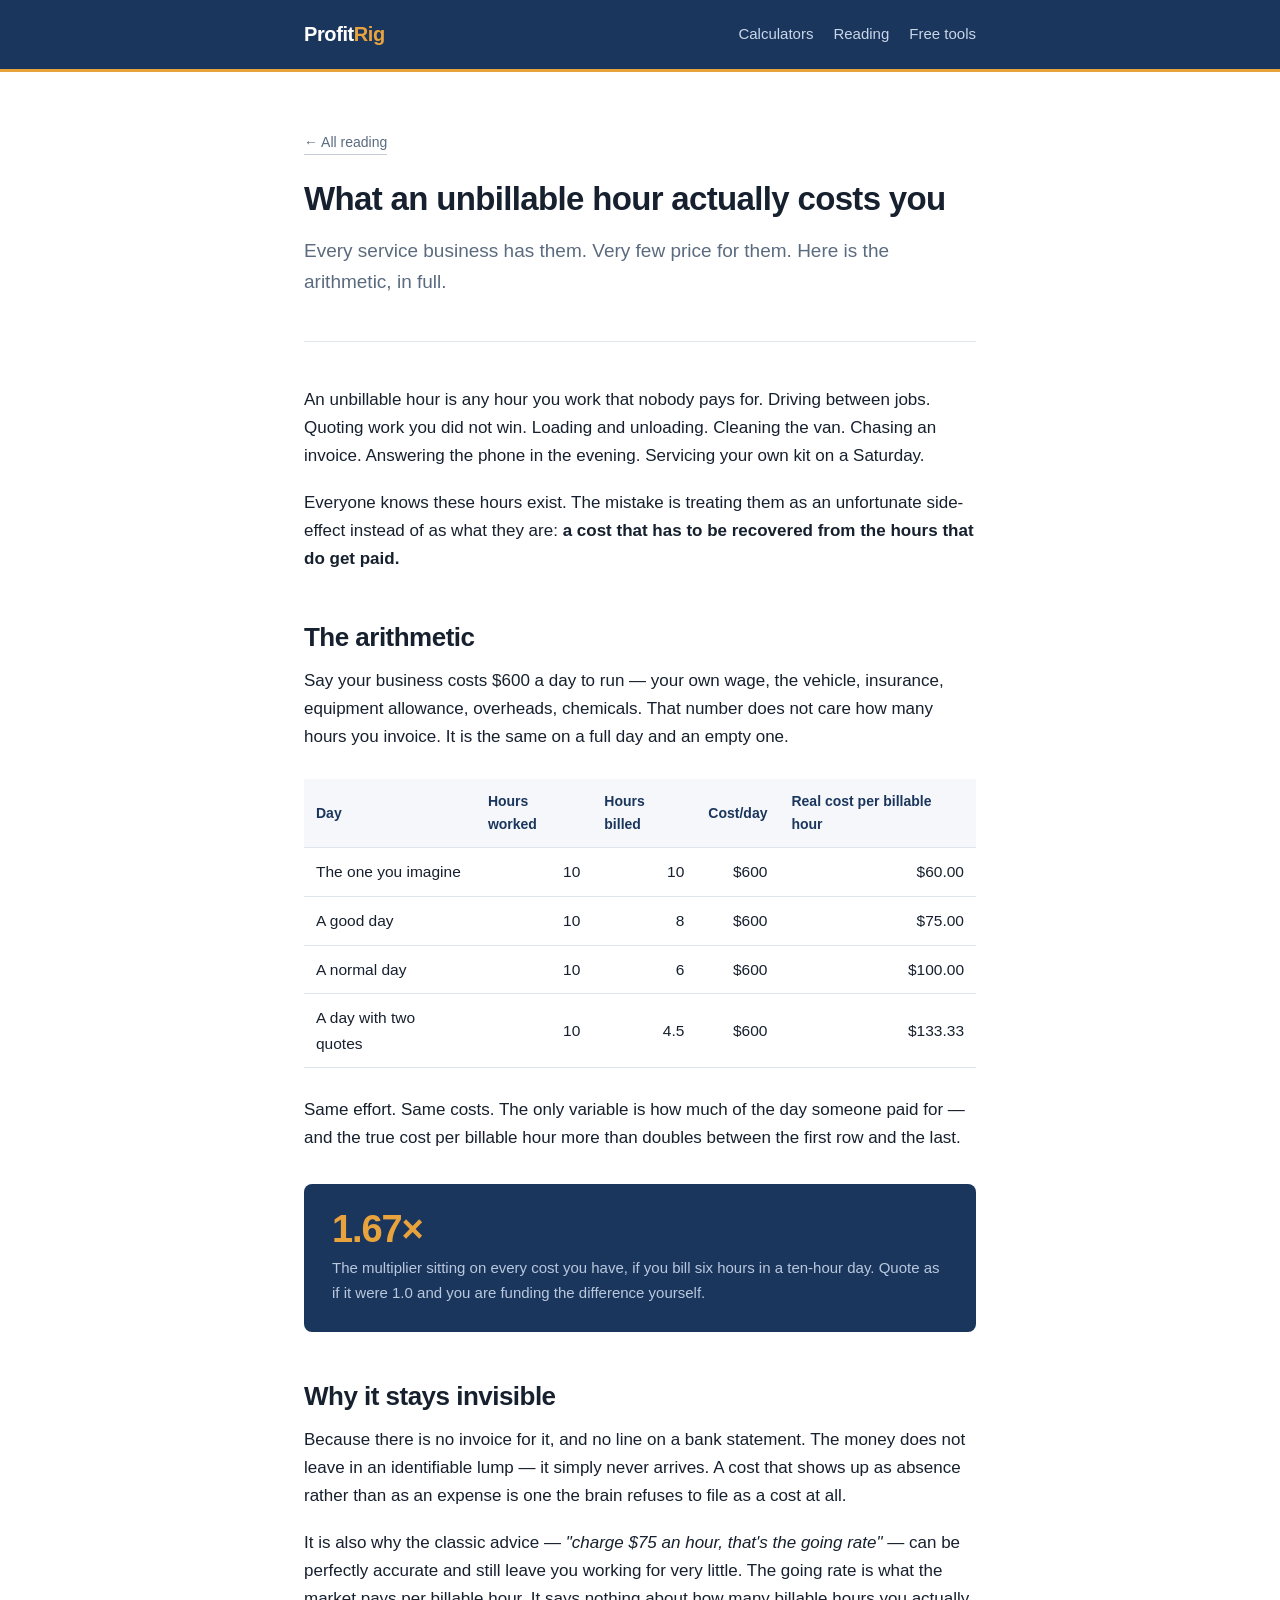
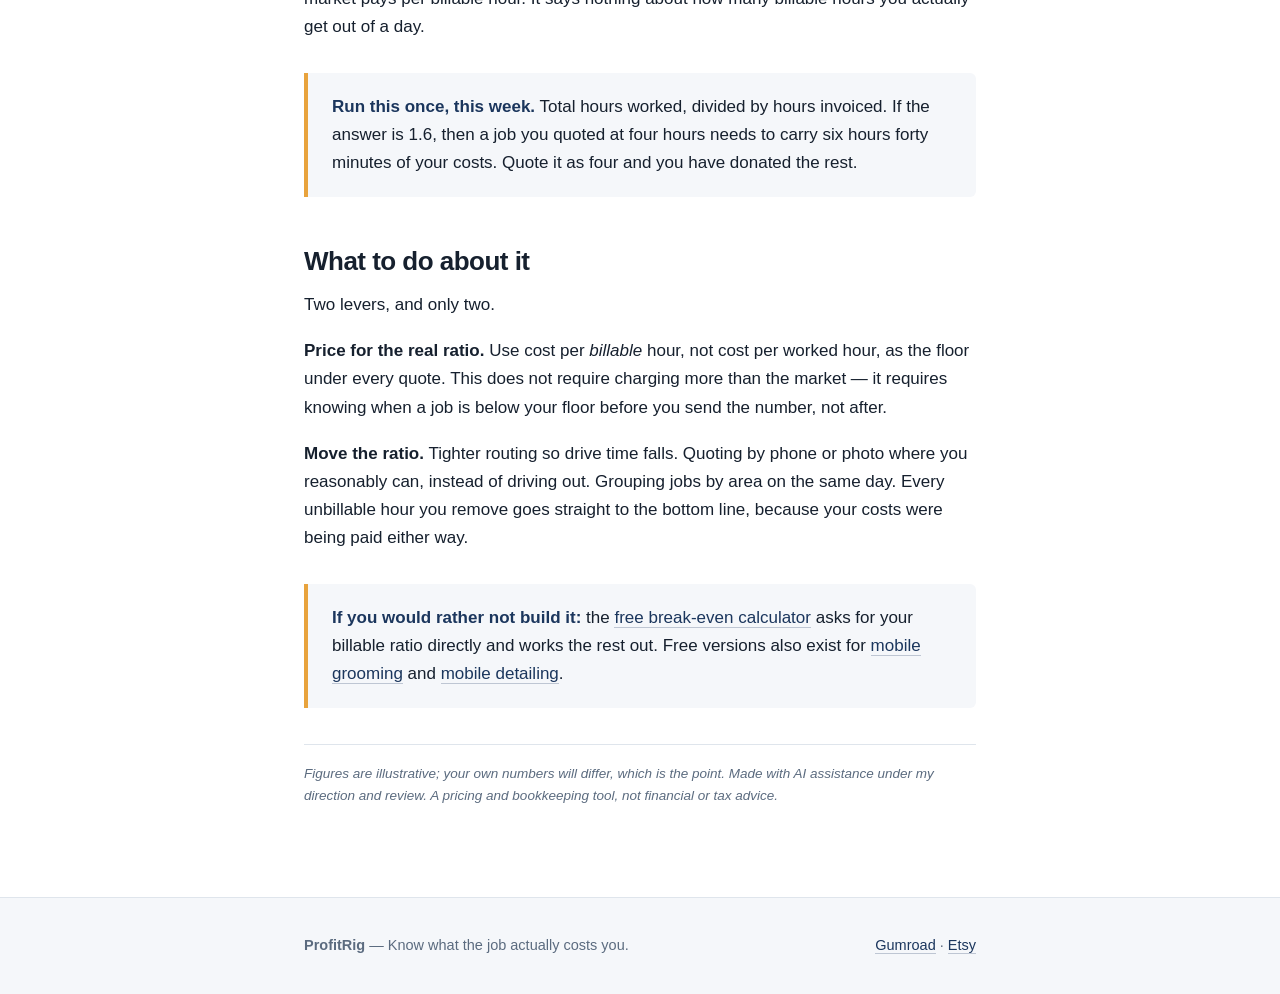
<file: unbillable-hour.html>
<!DOCTYPE html>
<html lang="en">
<head>
<meta charset="utf-8">
<meta name="viewport" content="width=device-width,initial-scale=1">
<title>What an unbillable hour actually costs you — ProfitRig</title>
<meta name="description" content="You bill six hours and work ten. The arithmetic of unbillable hours, and what it does to your real hourly rate.">
<link rel="stylesheet" href="style.css">
</head>
<body>
<header><div class="wrap"><a class="logo" href="index.html">Profit<span>Rig</span></a>
<nav><a href="index.html#calculators">Calculators</a><a href="index.html#reading">Reading</a><a href="index.html#free">Free tools</a></nav></div></header>
<main><div class="wrap">
<a class="back" href="index.html">&larr; All reading</a>
<h1 style="font-size:33px;line-height:1.2;letter-spacing:-.02em;margin:0 0 16px">What an unbillable hour actually costs you</h1>
<p class="lede">Every service business has them. Very few price for them. Here is the arithmetic, in full.</p>
<hr>
<p>An unbillable hour is any hour you work that nobody pays for. Driving between jobs. Quoting work you did not win. Loading and unloading. Cleaning the van. Chasing an invoice. Answering the phone in the evening. Servicing your own kit on a Saturday.</p>
<p>Everyone knows these hours exist. The mistake is treating them as an unfortunate side-effect instead of as what they are: <strong>a cost that has to be recovered from the hours that do get paid.</strong></p>

<h2>The arithmetic</h2>
<p>Say your business costs $600 a day to run &mdash; your own wage, the vehicle, insurance, equipment allowance, overheads, chemicals. That number does not care how many hours you invoice. It is the same on a full day and an empty one.</p>
<table>
  <tr><th>Day</th><th class="num">Hours worked</th><th class="num">Hours billed</th><th class="num">Cost/day</th><th class="num">Real cost per billable hour</th></tr>
  <tr><td>The one you imagine</td><td class="num">10</td><td class="num">10</td><td class="num">$600</td><td class="num">$60.00</td></tr>
  <tr><td>A good day</td><td class="num">10</td><td class="num">8</td><td class="num">$600</td><td class="num">$75.00</td></tr>
  <tr><td>A normal day</td><td class="num">10</td><td class="num">6</td><td class="num">$600</td><td class="num">$100.00</td></tr>
  <tr><td>A day with two quotes</td><td class="num">10</td><td class="num">4.5</td><td class="num">$600</td><td class="num">$133.33</td></tr>
</table>
<p>Same effort. Same costs. The only variable is how much of the day someone paid for &mdash; and the true cost per billable hour more than doubles between the first row and the last.</p>
<div class="figure"><div class="big">1.67&times;</div><div class="lbl">The multiplier sitting on every cost you have, if you bill six hours in a ten-hour day. Quote as if it were 1.0 and you are funding the difference yourself.</div></div>

<h2>Why it stays invisible</h2>
<p>Because there is no invoice for it, and no line on a bank statement. The money does not leave in an identifiable lump &mdash; it simply never arrives. A cost that shows up as absence rather than as an expense is one the brain refuses to file as a cost at all.</p>
<p>It is also why the classic advice &mdash; <em>"charge $75 an hour, that's the going rate"</em> &mdash; can be perfectly accurate and still leave you working for very little. The going rate is what the market pays per billable hour. It says nothing about how many billable hours you actually get out of a day.</p>
<div class="callout"><p><strong>Run this once, this week.</strong> Total hours worked, divided by hours invoiced. If the answer is 1.6, then a job you quoted at four hours needs to carry six hours forty minutes of your costs. Quote it as four and you have donated the rest.</p></div>

<h2>What to do about it</h2>
<p>Two levers, and only two.</p>
<p><strong>Price for the real ratio.</strong> Use cost per <em>billable</em> hour, not cost per worked hour, as the floor under every quote. This does not require charging more than the market &mdash; it requires knowing when a job is below your floor before you send the number, not after.</p>
<p><strong>Move the ratio.</strong> Tighter routing so drive time falls. Quoting by phone or photo where you reasonably can, instead of driving out. Grouping jobs by area on the same day. Every unbillable hour you remove goes straight to the bottom line, because your costs were being paid either way.</p>
<div class="callout"><p><strong>If you would rather not build it:</strong> the <a href="https://profitrig.gumroad.com/l/free-pressure-washing-break-even-calculator">free break-even calculator</a> asks for your billable ratio directly and works the rest out. Free versions also exist for <a href="https://profitrig.gumroad.com/l/free-mobile-dog-grooming-break-even-calculator">mobile grooming</a> and <a href="https://profitrig.gumroad.com/l/free-mobile-car-detailing-break-even-calculator">mobile detailing</a>.</p></div>
<p class="disclaim">Figures are illustrative; your own numbers will differ, which is the point. Made with AI assistance under my direction and review. A pricing and bookkeeping tool, not financial or tax advice.</p>
</div></main>
<footer><div class="wrap"><div><strong>ProfitRig</strong> &mdash; Know what the job actually costs you.</div><div><a href="https://profitrig.gumroad.com/">Gumroad</a> &middot; <a href="https://www.etsy.com/shop/ProfitRig">Etsy</a></div></div></footer>
</body>
</html>
</file>
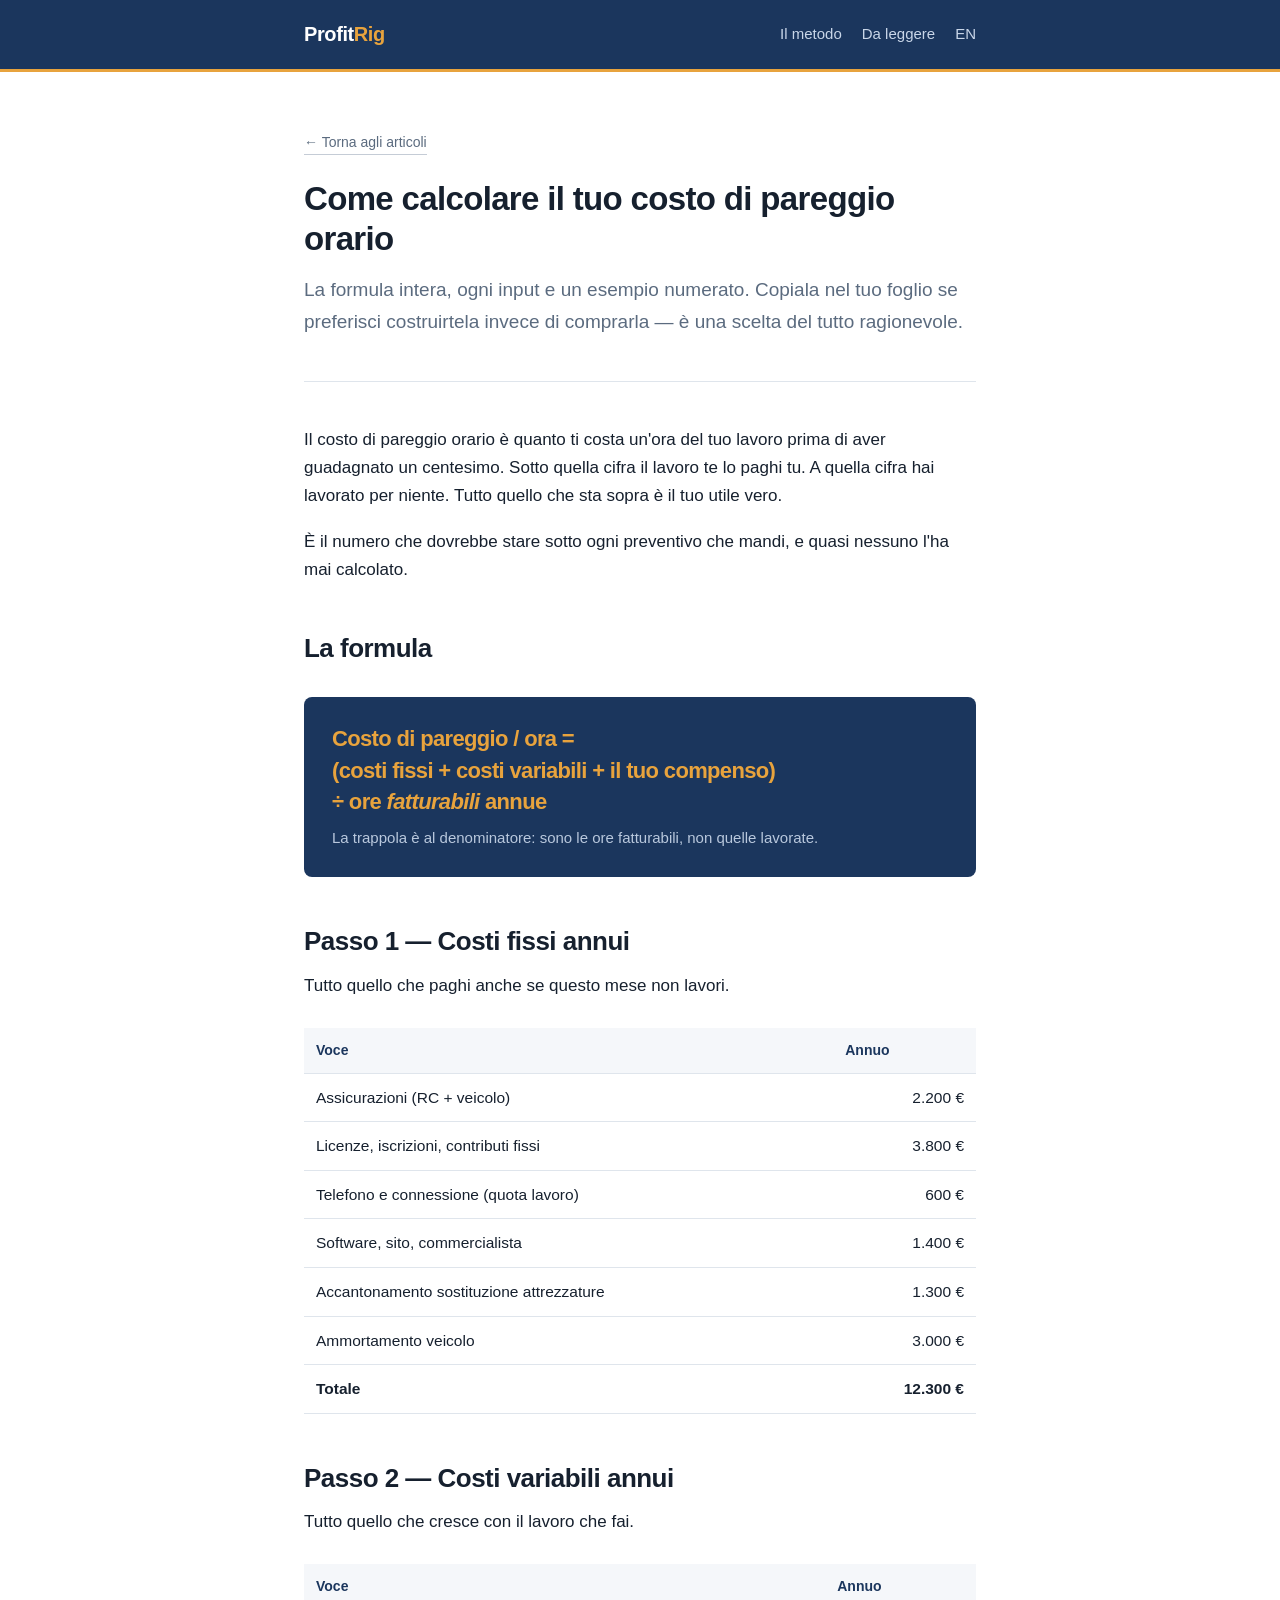
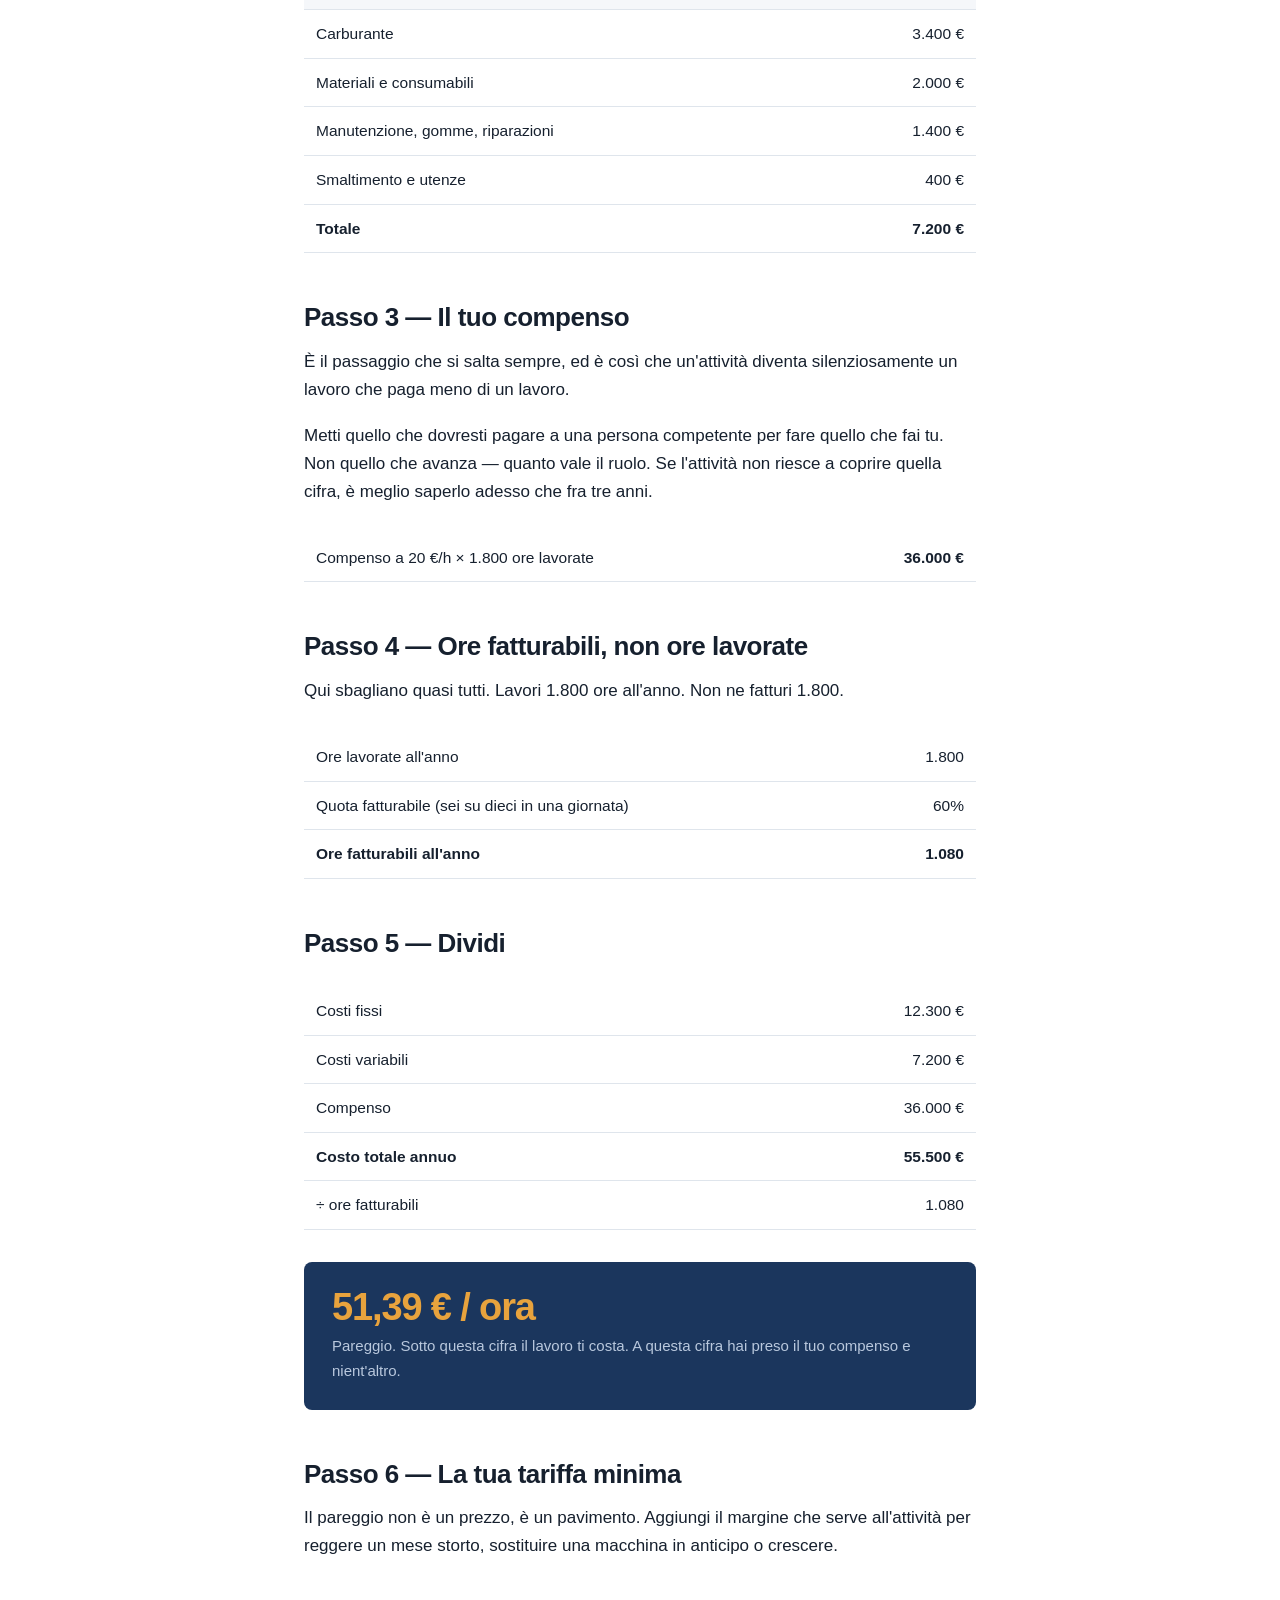
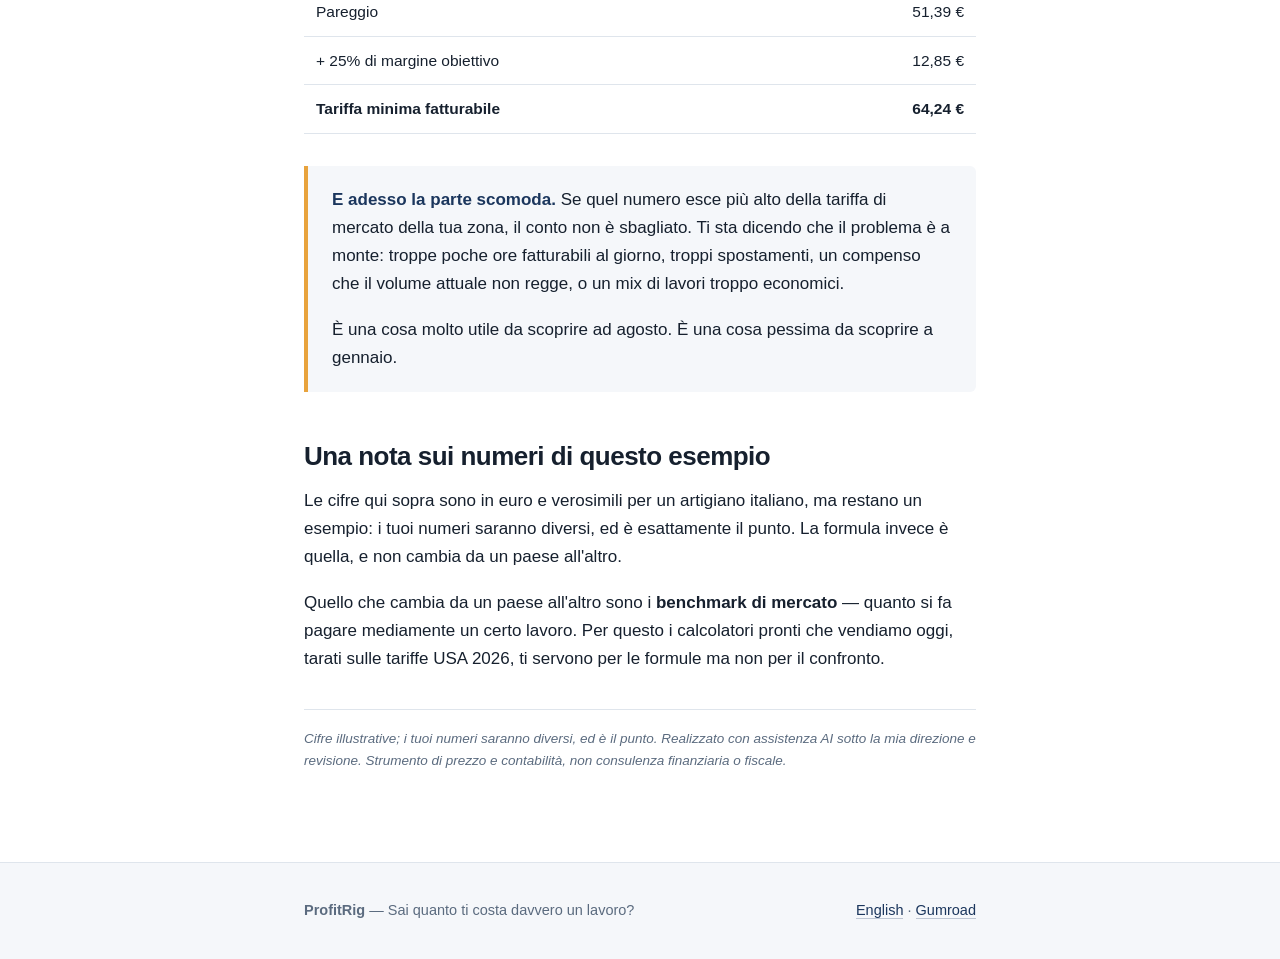
<file: it/formula-break-even.html>
<!DOCTYPE html>
<html lang="it">
<head>
<meta charset="utf-8">
<meta name="viewport" content="width=device-width,initial-scale=1">
<title>Come calcolare il tuo costo di pareggio orario — ProfitRig</title>
<meta name="description" content="La formula completa del costo di pareggio orario per chi lavora in proprio, con tutti gli input e un esempio numerato passo per passo.">
<link rel="stylesheet" href="../style.css">
</head>
<body>
<header><div class="wrap"><a class="logo" href="index.html">Profit<span>Rig</span></a>
<nav><a href="index.html#metodo">Il metodo</a><a href="index.html#lettura">Da leggere</a><a href="../index.html">EN</a></nav></div></header>
<main><div class="wrap">
<a class="back" href="index.html">&larr; Torna agli articoli</a>
<h1 style="font-size:33px;line-height:1.2;letter-spacing:-.02em;margin:0 0 16px">Come calcolare il tuo costo di pareggio orario</h1>
<p class="lede">La formula intera, ogni input e un esempio numerato. Copiala nel tuo foglio se preferisci costruirtela invece di comprarla &mdash; &egrave; una scelta del tutto ragionevole.</p>
<hr>
<p>Il costo di pareggio orario &egrave; quanto ti costa un'ora del tuo lavoro prima di aver guadagnato un centesimo. Sotto quella cifra il lavoro te lo paghi tu. A quella cifra hai lavorato per niente. Tutto quello che sta sopra &egrave; il tuo utile vero.</p>
<p>&Egrave; il numero che dovrebbe stare sotto ogni preventivo che mandi, e quasi nessuno l'ha mai calcolato.</p>

<h2>La formula</h2>
<div class="figure"><div class="big" style="font-size:22px;line-height:1.45">Costo di pareggio / ora =<br>(costi fissi + costi variabili + il tuo compenso)<br>&divide; ore <em>fatturabili</em> annue</div><div class="lbl">La trappola &egrave; al denominatore: sono le ore fatturabili, non quelle lavorate.</div></div>

<h2>Passo 1 &mdash; Costi fissi annui</h2>
<p>Tutto quello che paghi anche se questo mese non lavori.</p>
<table>
<tr><th>Voce</th><th class="num">Annuo</th></tr>
<tr><td>Assicurazioni (RC + veicolo)</td><td class="num">2.200 &euro;</td></tr>
<tr><td>Licenze, iscrizioni, contributi fissi</td><td class="num">3.800 &euro;</td></tr>
<tr><td>Telefono e connessione (quota lavoro)</td><td class="num">600 &euro;</td></tr>
<tr><td>Software, sito, commercialista</td><td class="num">1.400 &euro;</td></tr>
<tr><td>Accantonamento sostituzione attrezzature</td><td class="num">1.300 &euro;</td></tr>
<tr><td>Ammortamento veicolo</td><td class="num">3.000 &euro;</td></tr>
<tr><td><strong>Totale</strong></td><td class="num"><strong>12.300 &euro;</strong></td></tr>
</table>

<h2>Passo 2 &mdash; Costi variabili annui</h2>
<p>Tutto quello che cresce con il lavoro che fai.</p>
<table>
<tr><th>Voce</th><th class="num">Annuo</th></tr>
<tr><td>Carburante</td><td class="num">3.400 &euro;</td></tr>
<tr><td>Materiali e consumabili</td><td class="num">2.000 &euro;</td></tr>
<tr><td>Manutenzione, gomme, riparazioni</td><td class="num">1.400 &euro;</td></tr>
<tr><td>Smaltimento e utenze</td><td class="num">400 &euro;</td></tr>
<tr><td><strong>Totale</strong></td><td class="num"><strong>7.200 &euro;</strong></td></tr>
</table>

<h2>Passo 3 &mdash; Il tuo compenso</h2>
<p>&Egrave; il passaggio che si salta sempre, ed &egrave; cos&igrave; che un'attivit&agrave; diventa silenziosamente un lavoro che paga meno di un lavoro.</p>
<p>Metti quello che dovresti pagare a una persona competente per fare quello che fai tu. Non quello che avanza &mdash; quanto vale il ruolo. Se l'attivit&agrave; non riesce a coprire quella cifra, &egrave; meglio saperlo adesso che fra tre anni.</p>
<table><tr><td>Compenso a 20 &euro;/h &times; 1.800 ore lavorate</td><td class="num"><strong>36.000 &euro;</strong></td></tr></table>

<h2>Passo 4 &mdash; Ore fatturabili, non ore lavorate</h2>
<p>Qui sbagliano quasi tutti. Lavori 1.800 ore all'anno. Non ne fatturi 1.800.</p>
<table>
<tr><td>Ore lavorate all'anno</td><td class="num">1.800</td></tr>
<tr><td>Quota fatturabile (sei su dieci in una giornata)</td><td class="num">60%</td></tr>
<tr><td><strong>Ore fatturabili all'anno</strong></td><td class="num"><strong>1.080</strong></td></tr>
</table>

<h2>Passo 5 &mdash; Dividi</h2>
<table>
<tr><td>Costi fissi</td><td class="num">12.300 &euro;</td></tr>
<tr><td>Costi variabili</td><td class="num">7.200 &euro;</td></tr>
<tr><td>Compenso</td><td class="num">36.000 &euro;</td></tr>
<tr><td><strong>Costo totale annuo</strong></td><td class="num"><strong>55.500 &euro;</strong></td></tr>
<tr><td>&divide; ore fatturabili</td><td class="num">1.080</td></tr>
</table>
<div class="figure"><div class="big">51,39 &euro; / ora</div><div class="lbl">Pareggio. Sotto questa cifra il lavoro ti costa. A questa cifra hai preso il tuo compenso e nient'altro.</div></div>

<h2>Passo 6 &mdash; La tua tariffa minima</h2>
<p>Il pareggio non &egrave; un prezzo, &egrave; un pavimento. Aggiungi il margine che serve all'attivit&agrave; per reggere un mese storto, sostituire una macchina in anticipo o crescere.</p>
<table>
<tr><td>Pareggio</td><td class="num">51,39 &euro;</td></tr>
<tr><td>+ 25% di margine obiettivo</td><td class="num">12,85 &euro;</td></tr>
<tr><td><strong>Tariffa minima fatturabile</strong></td><td class="num"><strong>64,24 &euro;</strong></td></tr>
</table>
<div class="callout">
<p><strong>E adesso la parte scomoda.</strong> Se quel numero esce pi&ugrave; alto della tariffa di mercato della tua zona, il conto non &egrave; sbagliato. Ti sta dicendo che il problema &egrave; a monte: troppe poche ore fatturabili al giorno, troppi spostamenti, un compenso che il volume attuale non regge, o un mix di lavori troppo economici.</p>
<p>&Egrave; una cosa molto utile da scoprire ad agosto. &Egrave; una cosa pessima da scoprire a gennaio.</p>
</div>

<h2>Una nota sui numeri di questo esempio</h2>
<p>Le cifre qui sopra sono in euro e verosimili per un artigiano italiano, ma restano un esempio: i tuoi numeri saranno diversi, ed &egrave; esattamente il punto. La formula invece &egrave; quella, e non cambia da un paese all'altro.</p>
<p>Quello che cambia da un paese all'altro sono i <strong>benchmark di mercato</strong> &mdash; quanto si fa pagare mediamente un certo lavoro. Per questo i calcolatori pronti che vendiamo oggi, tarati sulle tariffe USA 2026, ti servono per le formule ma non per il confronto.</p>
<p class="disclaim">Cifre illustrative; i tuoi numeri saranno diversi, ed &egrave; il punto. Realizzato con assistenza AI sotto la mia direzione e revisione. Strumento di prezzo e contabilit&agrave;, non consulenza finanziaria o fiscale.</p>
</div></main>
<footer><div class="wrap"><div><strong>ProfitRig</strong> &mdash; Sai quanto ti costa davvero un lavoro?</div><div><a href="../index.html">English</a> &middot; <a href="https://profitrig.gumroad.com/">Gumroad</a></div></div></footer>
</body>
</html>
</file>
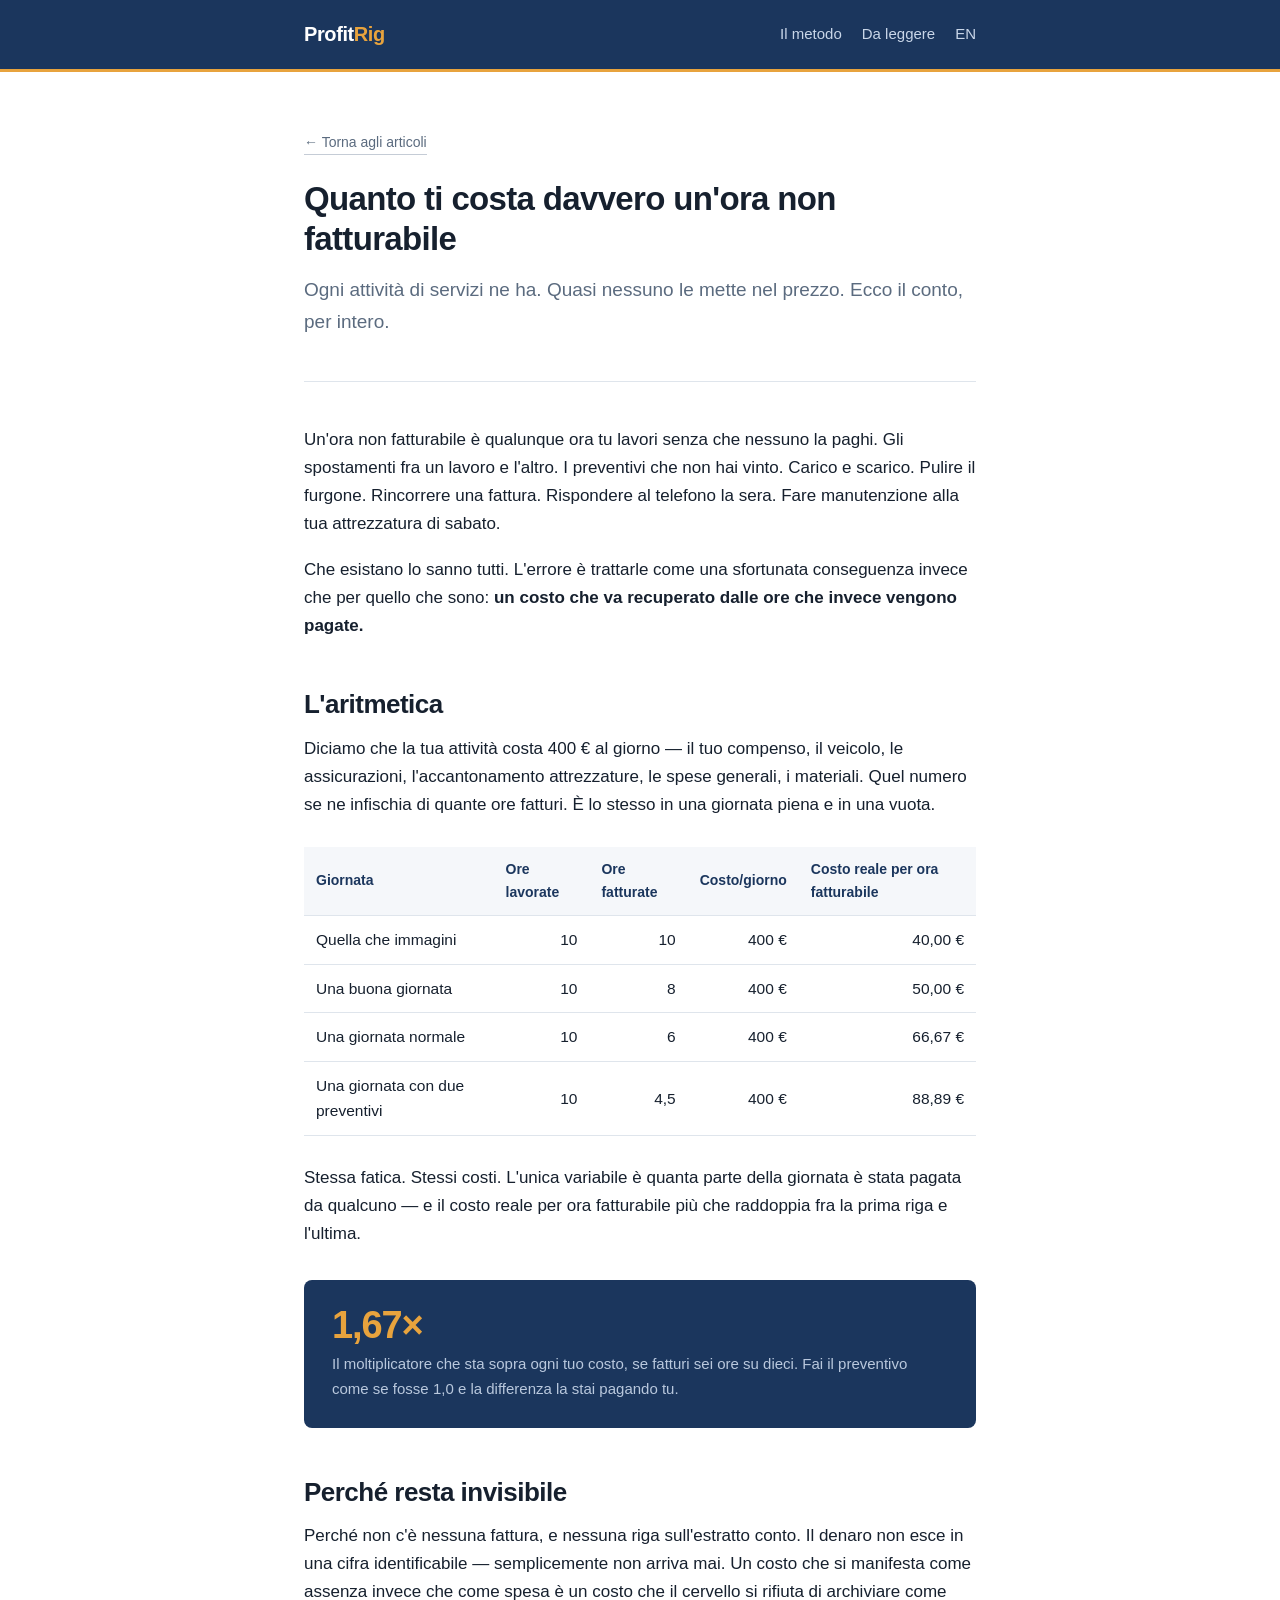
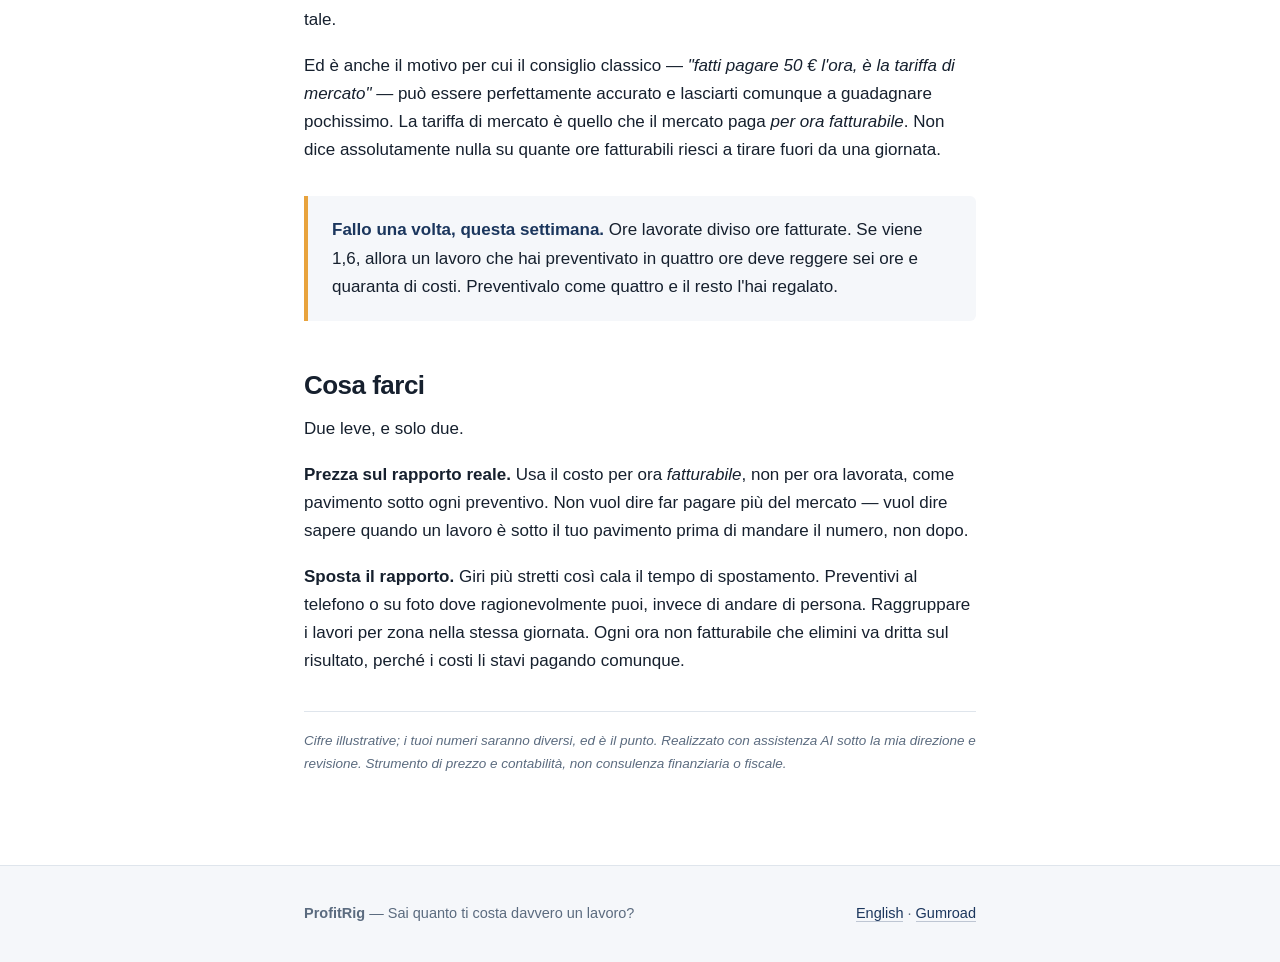
<file: it/ora-non-fatturabile.html>
<!DOCTYPE html>
<html lang="it">
<head>
<meta charset="utf-8">
<meta name="viewport" content="width=device-width,initial-scale=1">
<title>Quanto ti costa davvero un'ora non fatturabile — ProfitRig</title>
<meta name="description" content="Ne fatturi sei e ne lavori dieci. L'aritmetica delle ore non fatturabili e cosa fa alla tua tariffa oraria reale.">
<link rel="stylesheet" href="../style.css">
</head>
<body>
<header><div class="wrap"><a class="logo" href="index.html">Profit<span>Rig</span></a>
<nav><a href="index.html#metodo">Il metodo</a><a href="index.html#lettura">Da leggere</a><a href="../index.html">EN</a></nav></div></header>
<main><div class="wrap">
<a class="back" href="index.html">&larr; Torna agli articoli</a>
<h1 style="font-size:33px;line-height:1.2;letter-spacing:-.02em;margin:0 0 16px">Quanto ti costa davvero un'ora non fatturabile</h1>
<p class="lede">Ogni attivit&agrave; di servizi ne ha. Quasi nessuno le mette nel prezzo. Ecco il conto, per intero.</p>
<hr>
<p>Un'ora non fatturabile &egrave; qualunque ora tu lavori senza che nessuno la paghi. Gli spostamenti fra un lavoro e l'altro. I preventivi che non hai vinto. Carico e scarico. Pulire il furgone. Rincorrere una fattura. Rispondere al telefono la sera. Fare manutenzione alla tua attrezzatura di sabato.</p>
<p>Che esistano lo sanno tutti. L'errore &egrave; trattarle come una sfortunata conseguenza invece che per quello che sono: <strong>un costo che va recuperato dalle ore che invece vengono pagate.</strong></p>

<h2>L'aritmetica</h2>
<p>Diciamo che la tua attivit&agrave; costa 400 &euro; al giorno &mdash; il tuo compenso, il veicolo, le assicurazioni, l'accantonamento attrezzature, le spese generali, i materiali. Quel numero se ne infischia di quante ore fatturi. &Egrave; lo stesso in una giornata piena e in una vuota.</p>
<table>
<tr><th>Giornata</th><th class="num">Ore lavorate</th><th class="num">Ore fatturate</th><th class="num">Costo/giorno</th><th class="num">Costo reale per ora fatturabile</th></tr>
<tr><td>Quella che immagini</td><td class="num">10</td><td class="num">10</td><td class="num">400 &euro;</td><td class="num">40,00 &euro;</td></tr>
<tr><td>Una buona giornata</td><td class="num">10</td><td class="num">8</td><td class="num">400 &euro;</td><td class="num">50,00 &euro;</td></tr>
<tr><td>Una giornata normale</td><td class="num">10</td><td class="num">6</td><td class="num">400 &euro;</td><td class="num">66,67 &euro;</td></tr>
<tr><td>Una giornata con due preventivi</td><td class="num">10</td><td class="num">4,5</td><td class="num">400 &euro;</td><td class="num">88,89 &euro;</td></tr>
</table>
<p>Stessa fatica. Stessi costi. L'unica variabile &egrave; quanta parte della giornata &egrave; stata pagata da qualcuno &mdash; e il costo reale per ora fatturabile pi&ugrave; che raddoppia fra la prima riga e l'ultima.</p>
<div class="figure"><div class="big">1,67&times;</div><div class="lbl">Il moltiplicatore che sta sopra ogni tuo costo, se fatturi sei ore su dieci. Fai il preventivo come se fosse 1,0 e la differenza la stai pagando tu.</div></div>

<h2>Perch&eacute; resta invisibile</h2>
<p>Perch&eacute; non c'&egrave; nessuna fattura, e nessuna riga sull'estratto conto. Il denaro non esce in una cifra identificabile &mdash; semplicemente non arriva mai. Un costo che si manifesta come assenza invece che come spesa &egrave; un costo che il cervello si rifiuta di archiviare come tale.</p>
<p>Ed &egrave; anche il motivo per cui il consiglio classico &mdash; <em>"fatti pagare 50 &euro; l'ora, &egrave; la tariffa di mercato"</em> &mdash; pu&ograve; essere perfettamente accurato e lasciarti comunque a guadagnare pochissimo. La tariffa di mercato &egrave; quello che il mercato paga <em>per ora fatturabile</em>. Non dice assolutamente nulla su quante ore fatturabili riesci a tirare fuori da una giornata.</p>
<div class="callout"><p><strong>Fallo una volta, questa settimana.</strong> Ore lavorate diviso ore fatturate. Se viene 1,6, allora un lavoro che hai preventivato in quattro ore deve reggere sei ore e quaranta di costi. Preventivalo come quattro e il resto l'hai regalato.</p></div>

<h2>Cosa farci</h2>
<p>Due leve, e solo due.</p>
<p><strong>Prezza sul rapporto reale.</strong> Usa il costo per ora <em>fatturabile</em>, non per ora lavorata, come pavimento sotto ogni preventivo. Non vuol dire far pagare pi&ugrave; del mercato &mdash; vuol dire sapere quando un lavoro &egrave; sotto il tuo pavimento prima di mandare il numero, non dopo.</p>
<p><strong>Sposta il rapporto.</strong> Giri pi&ugrave; stretti cos&igrave; cala il tempo di spostamento. Preventivi al telefono o su foto dove ragionevolmente puoi, invece di andare di persona. Raggruppare i lavori per zona nella stessa giornata. Ogni ora non fatturabile che elimini va dritta sul risultato, perch&eacute; i costi li stavi pagando comunque.</p>
<p class="disclaim">Cifre illustrative; i tuoi numeri saranno diversi, ed &egrave; il punto. Realizzato con assistenza AI sotto la mia direzione e revisione. Strumento di prezzo e contabilit&agrave;, non consulenza finanziaria o fiscale.</p>
</div></main>
<footer><div class="wrap"><div><strong>ProfitRig</strong> &mdash; Sai quanto ti costa davvero un lavoro?</div><div><a href="../index.html">English</a> &middot; <a href="https://profitrig.gumroad.com/">Gumroad</a></div></div></footer>
</body>
</html>
</file>
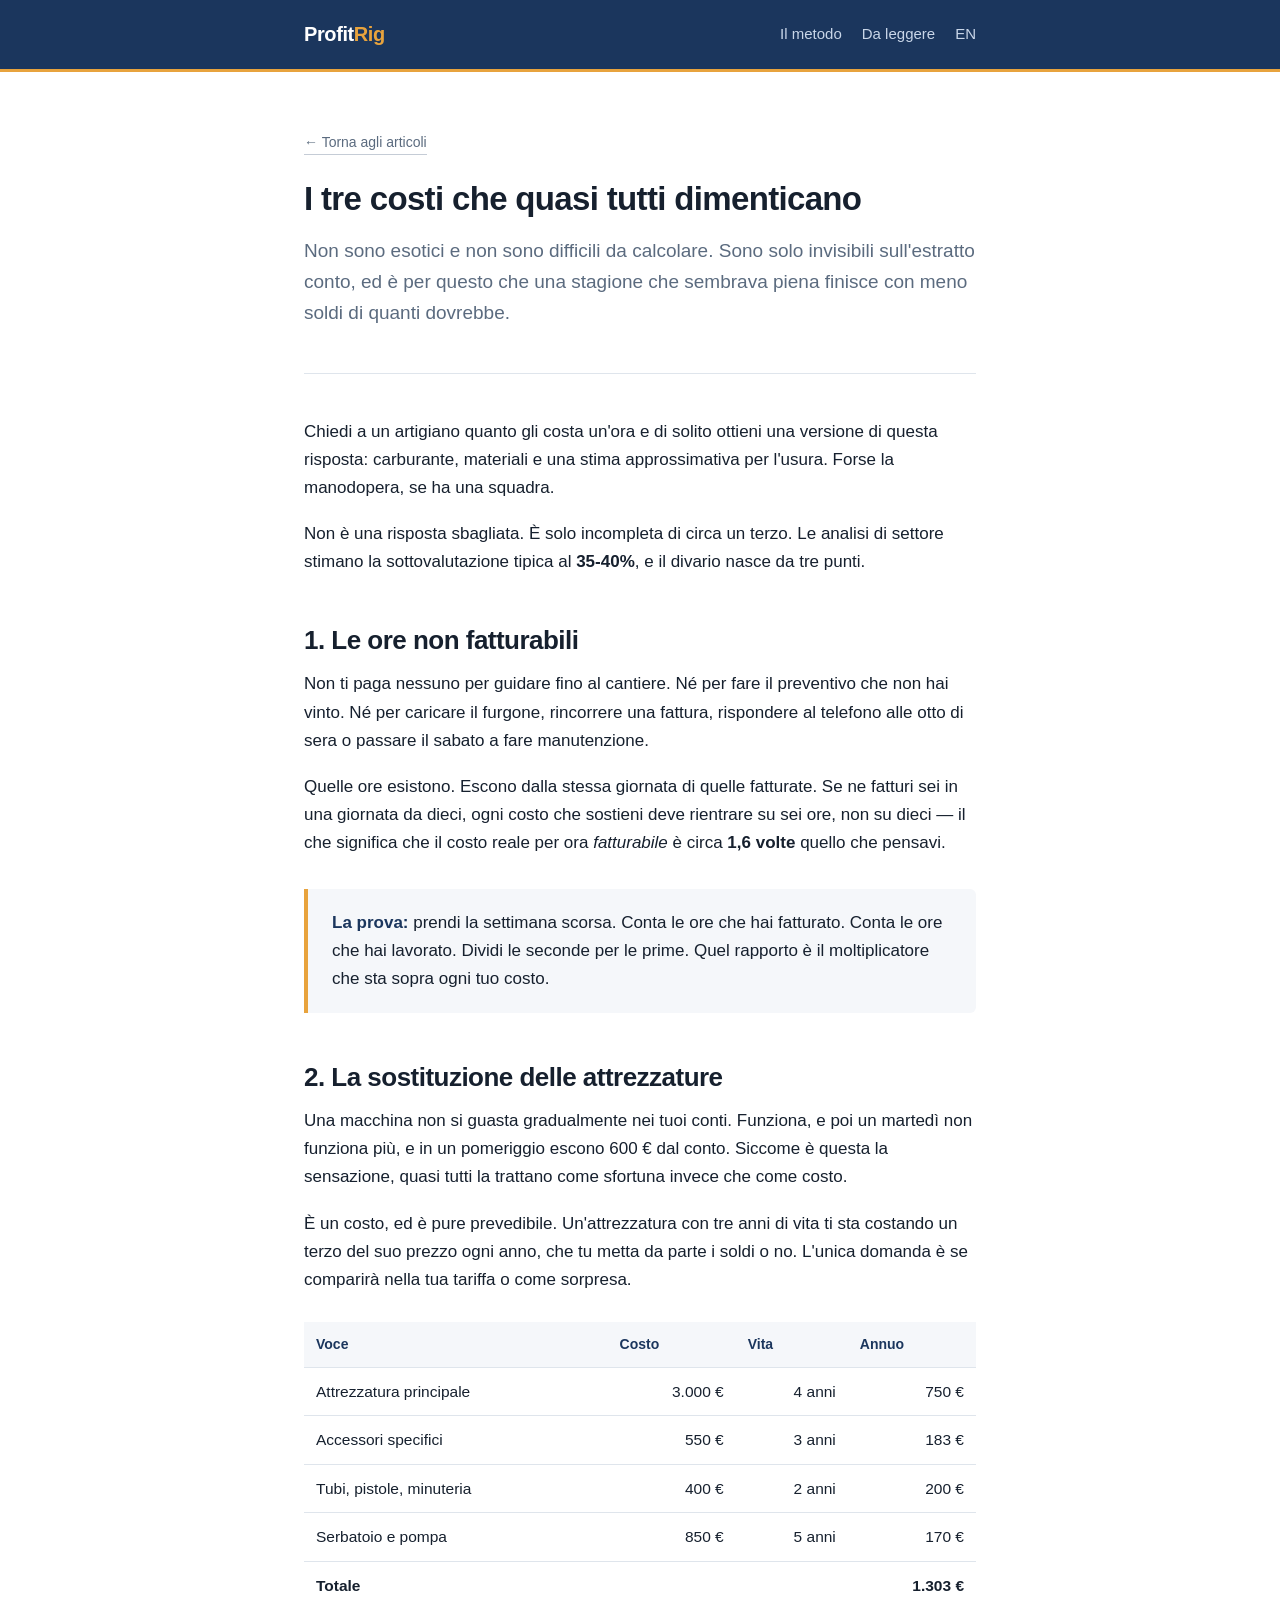
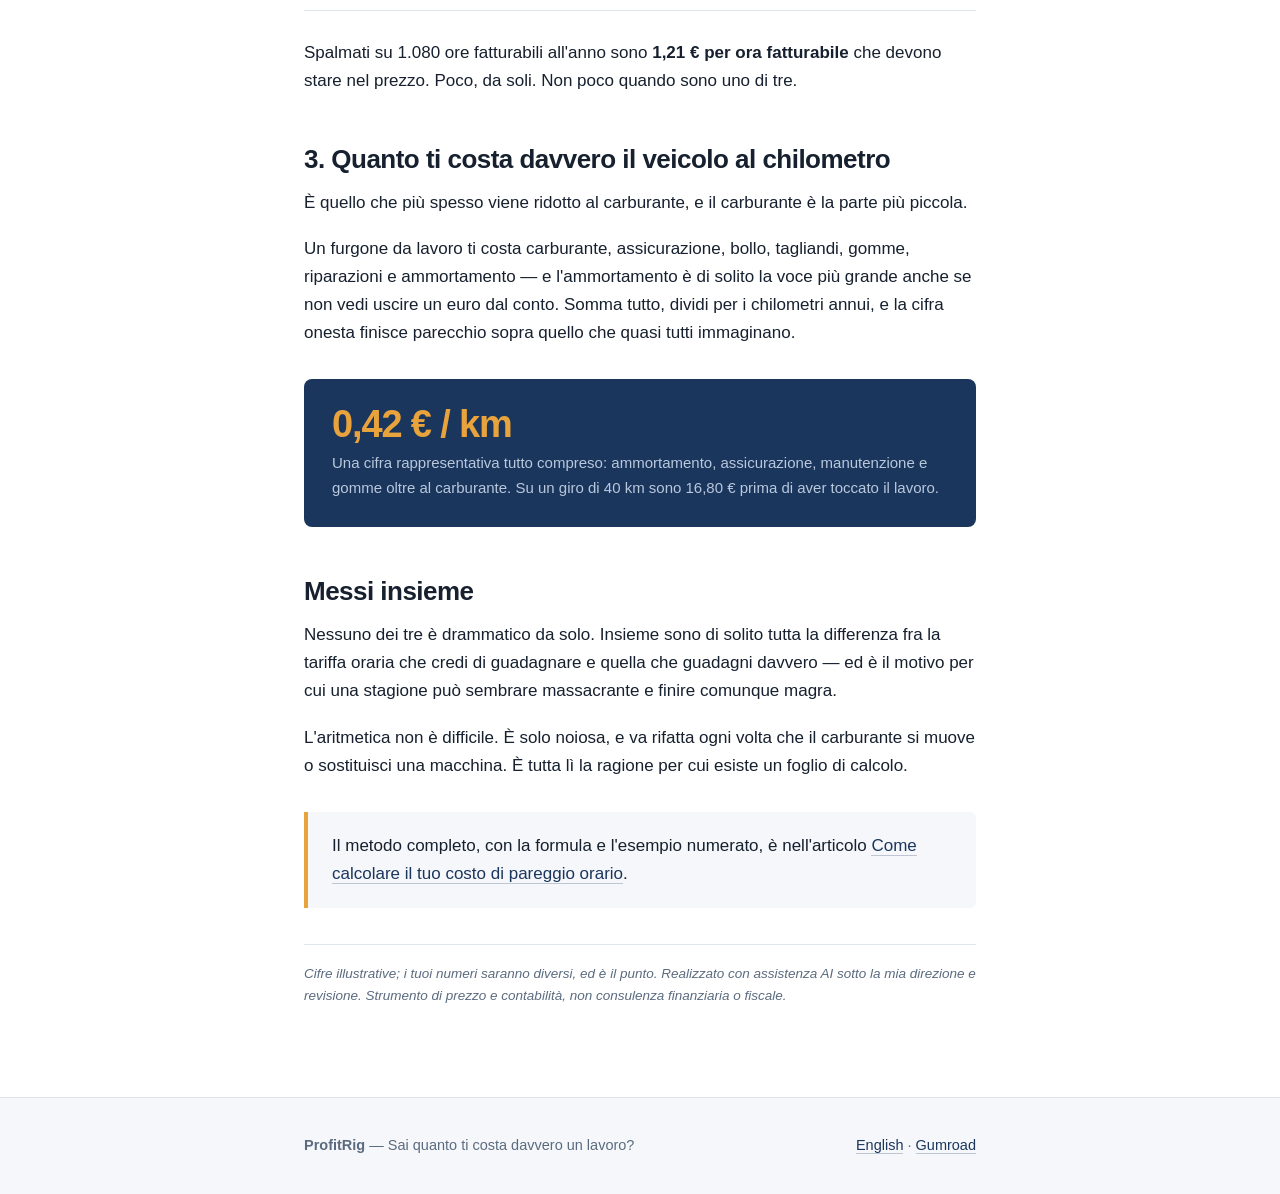
<file: it/tre-costi-dimenticati.html>
<!DOCTYPE html>
<html lang="it">
<head>
<meta charset="utf-8">
<meta name="viewport" content="width=device-width,initial-scale=1">
<title>I tre costi che quasi tutti dimenticano — ProfitRig</title>
<meta name="description" content="Ore non fatturabili, sostituzione attrezzature e costo reale del veicolo: i tre costi nascosti che fanno finire in perdita una stagione piena di lavoro.">
<link rel="stylesheet" href="../style.css">
</head>
<body>
<header><div class="wrap"><a class="logo" href="index.html">Profit<span>Rig</span></a>
<nav><a href="index.html#metodo">Il metodo</a><a href="index.html#lettura">Da leggere</a><a href="../index.html">EN</a></nav></div></header>
<main><div class="wrap">
<a class="back" href="index.html">&larr; Torna agli articoli</a>
<h1 style="font-size:33px;line-height:1.2;letter-spacing:-.02em;margin:0 0 16px">I tre costi che quasi tutti dimenticano</h1>
<p class="lede">Non sono esotici e non sono difficili da calcolare. Sono solo invisibili sull'estratto conto, ed &egrave; per questo che una stagione che sembrava piena finisce con meno soldi di quanti dovrebbe.</p>
<hr>
<p>Chiedi a un artigiano quanto gli costa un'ora e di solito ottieni una versione di questa risposta: carburante, materiali e una stima approssimativa per l'usura. Forse la manodopera, se ha una squadra.</p>
<p>Non &egrave; una risposta sbagliata. &Egrave; solo incompleta di circa un terzo. Le analisi di settore stimano la sottovalutazione tipica al <strong>35-40%</strong>, e il divario nasce da tre punti.</p>

<h2>1. Le ore non fatturabili</h2>
<p>Non ti paga nessuno per guidare fino al cantiere. N&eacute; per fare il preventivo che non hai vinto. N&eacute; per caricare il furgone, rincorrere una fattura, rispondere al telefono alle otto di sera o passare il sabato a fare manutenzione.</p>
<p>Quelle ore esistono. Escono dalla stessa giornata di quelle fatturate. Se ne fatturi sei in una giornata da dieci, ogni costo che sostieni deve rientrare su sei ore, non su dieci &mdash; il che significa che il costo reale per ora <em>fatturabile</em> &egrave; circa <strong>1,6 volte</strong> quello che pensavi.</p>
<div class="callout"><p><strong>La prova:</strong> prendi la settimana scorsa. Conta le ore che hai fatturato. Conta le ore che hai lavorato. Dividi le seconde per le prime. Quel rapporto &egrave; il moltiplicatore che sta sopra ogni tuo costo.</p></div>

<h2>2. La sostituzione delle attrezzature</h2>
<p>Una macchina non si guasta gradualmente nei tuoi conti. Funziona, e poi un marted&igrave; non funziona pi&ugrave;, e in un pomeriggio escono 600 &euro; dal conto. Siccome &egrave; questa la sensazione, quasi tutti la trattano come sfortuna invece che come costo.</p>
<p>&Egrave; un costo, ed &egrave; pure prevedibile. Un'attrezzatura con tre anni di vita ti sta costando un terzo del suo prezzo ogni anno, che tu metta da parte i soldi o no. L'unica domanda &egrave; se comparir&agrave; nella tua tariffa o come sorpresa.</p>
<table>
<tr><th>Voce</th><th class="num">Costo</th><th class="num">Vita</th><th class="num">Annuo</th></tr>
<tr><td>Attrezzatura principale</td><td class="num">3.000 &euro;</td><td class="num">4 anni</td><td class="num">750 &euro;</td></tr>
<tr><td>Accessori specifici</td><td class="num">550 &euro;</td><td class="num">3 anni</td><td class="num">183 &euro;</td></tr>
<tr><td>Tubi, pistole, minuteria</td><td class="num">400 &euro;</td><td class="num">2 anni</td><td class="num">200 &euro;</td></tr>
<tr><td>Serbatoio e pompa</td><td class="num">850 &euro;</td><td class="num">5 anni</td><td class="num">170 &euro;</td></tr>
<tr><td><strong>Totale</strong></td><td class="num"></td><td class="num"></td><td class="num"><strong>1.303 &euro;</strong></td></tr>
</table>
<p>Spalmati su 1.080 ore fatturabili all'anno sono <strong>1,21 &euro; per ora fatturabile</strong> che devono stare nel prezzo. Poco, da soli. Non poco quando sono uno di tre.</p>

<h2>3. Quanto ti costa davvero il veicolo al chilometro</h2>
<p>&Egrave; quello che pi&ugrave; spesso viene ridotto al carburante, e il carburante &egrave; la parte pi&ugrave; piccola.</p>
<p>Un furgone da lavoro ti costa carburante, assicurazione, bollo, tagliandi, gomme, riparazioni e ammortamento &mdash; e l'ammortamento &egrave; di solito la voce pi&ugrave; grande anche se non vedi uscire un euro dal conto. Somma tutto, dividi per i chilometri annui, e la cifra onesta finisce parecchio sopra quello che quasi tutti immaginano.</p>
<div class="figure"><div class="big">0,42 &euro; / km</div><div class="lbl">Una cifra rappresentativa tutto compreso: ammortamento, assicurazione, manutenzione e gomme oltre al carburante. Su un giro di 40 km sono 16,80 &euro; prima di aver toccato il lavoro.</div></div>

<h2>Messi insieme</h2>
<p>Nessuno dei tre &egrave; drammatico da solo. Insieme sono di solito tutta la differenza fra la tariffa oraria che credi di guadagnare e quella che guadagni davvero &mdash; ed &egrave; il motivo per cui una stagione pu&ograve; sembrare massacrante e finire comunque magra.</p>
<p>L'aritmetica non &egrave; difficile. &Egrave; solo noiosa, e va rifatta ogni volta che il carburante si muove o sostituisci una macchina. &Egrave; tutta l&igrave; la ragione per cui esiste un foglio di calcolo.</p>
<div class="callout"><p>Il metodo completo, con la formula e l'esempio numerato, &egrave; nell'articolo <a href="formula-break-even.html">Come calcolare il tuo costo di pareggio orario</a>.</p></div>
<p class="disclaim">Cifre illustrative; i tuoi numeri saranno diversi, ed &egrave; il punto. Realizzato con assistenza AI sotto la mia direzione e revisione. Strumento di prezzo e contabilit&agrave;, non consulenza finanziaria o fiscale.</p>
</div></main>
<footer><div class="wrap"><div><strong>ProfitRig</strong> &mdash; Sai quanto ti costa davvero un lavoro?</div><div><a href="../index.html">English</a> &middot; <a href="https://profitrig.gumroad.com/">Gumroad</a></div></div></footer>
</body>
</html>
</file>
<file: style.css>
:root{
  --navy:#1B365D;
  --navy-dark:#14284a;
  --gold:#E8A33D;
  --ink:#16202e;
  --muted:#5b6b7f;
  --line:#dfe5ec;
  --bg:#ffffff;
  --bg-soft:#f5f7fa;
  --max:720px;
}
*{box-sizing:border-box}
html{scroll-behavior:smooth}
body{
  margin:0;
  font-family:-apple-system,BlinkMacSystemFont,"Segoe UI",Inter,Helvetica,Arial,sans-serif;
  color:var(--ink);
  background:var(--bg);
  line-height:1.65;
  font-size:17px;
  -webkit-font-smoothing:antialiased;
}
a{color:var(--navy);text-decoration:none;border-bottom:1px solid rgba(27,54,93,.25)}
a:hover{border-bottom-color:var(--gold)}
.wrap{max-width:var(--max);margin:0 auto;padding:0 24px}
header{background:var(--navy);color:#fff;border-bottom:3px solid var(--gold)}
header .wrap{display:flex;align-items:center;justify-content:space-between;padding-top:18px;padding-bottom:18px;gap:16px;flex-wrap:wrap}
.logo{font-weight:800;font-size:20px;letter-spacing:-.02em;color:#fff;border:0}
.logo span{color:var(--gold)}
nav{display:flex;gap:20px;font-size:15px}
nav a{color:#c9d6e8;border:0}
nav a:hover{color:#fff}
.hero{background:var(--navy-dark);color:#fff;padding:64px 0 60px}
.hero h1{font-size:40px;line-height:1.15;margin:0 0 18px;letter-spacing:-.025em;font-weight:800}
.hero .kicker{color:var(--gold);font-weight:700;font-size:13px;letter-spacing:.14em;text-transform:uppercase;margin:0 0 16px}
.hero p{color:#c3d0e2;font-size:19px;margin:0 0 12px;max-width:620px}
.hero .sub{color:#8fa4c0;font-size:16px}
main{padding:56px 0 72px}
h2{font-size:26px;line-height:1.25;margin:48px 0 14px;letter-spacing:-.02em}
h3{font-size:19px;margin:32px 0 8px}
p{margin:0 0 18px}
hr{border:0;border-top:1px solid var(--line);margin:44px 0}
.lede{font-size:19px;color:var(--muted)}
.callout{background:var(--bg-soft);border-left:4px solid var(--gold);padding:20px 24px;margin:32px 0;border-radius:0 6px 6px 0}
.callout p:last-child{margin-bottom:0}
.callout strong{color:var(--navy)}
.figure{background:var(--navy);color:#fff;padding:26px 28px;border-radius:8px;margin:32px 0}
.figure .big{font-size:38px;font-weight:800;color:var(--gold);line-height:1;letter-spacing:-.03em}
.figure .lbl{color:#b9c8dd;font-size:15px;margin-top:8px}
table{width:100%;border-collapse:collapse;margin:28px 0;font-size:15.5px}
th,td{text-align:left;padding:11px 12px;border-bottom:1px solid var(--line)}
th{background:var(--bg-soft);font-weight:700;color:var(--navy);font-size:14px}
td.num{text-align:right;font-variant-numeric:tabular-nums}
.cards{display:grid;grid-template-columns:1fr;gap:16px;margin:28px 0}
@media(min-width:640px){.cards{grid-template-columns:1fr 1fr}}
.card{border:1px solid var(--line);border-radius:8px;padding:20px;background:#fff}
.card h3{margin:0 0 6px;font-size:17px}
.card p{font-size:15px;color:var(--muted);margin:0 0 14px}
.card .price{font-weight:700;color:var(--navy);font-size:15px}
.tag{display:inline-block;background:var(--gold);color:#3a2a08;font-size:11px;font-weight:800;letter-spacing:.08em;text-transform:uppercase;padding:3px 8px;border-radius:3px;margin-bottom:10px}
.tag.free{background:#1f7a4d;color:#fff}
.btn{display:inline-block;background:var(--navy);color:#fff;padding:11px 20px;border-radius:6px;font-weight:600;font-size:15px;border:0}
.btn:hover{background:var(--navy-dark);border:0}
.btn.gold{background:var(--gold);color:#3a2a08}
.post{padding:20px 0;border-bottom:1px solid var(--line)}
.post h3{margin:0 0 4px;font-size:18px}
.post h3 a{border:0}
.post p{margin:0;color:var(--muted);font-size:15.5px}
footer{background:var(--bg-soft);border-top:1px solid var(--line);padding:36px 0;font-size:14.5px;color:var(--muted)}
footer .wrap{display:flex;justify-content:space-between;gap:16px;flex-wrap:wrap}
.disclaim{font-size:13.5px;color:var(--muted);font-style:italic;margin-top:36px;padding-top:18px;border-top:1px solid var(--line)}
.back{font-size:14px;color:var(--muted);display:inline-block;margin-bottom:24px}
</file>
<file: it/style.css>
:root{
  --navy:#1B365D;
  --navy-dark:#14284a;
  --gold:#E8A33D;
  --ink:#16202e;
  --muted:#5b6b7f;
  --line:#dfe5ec;
  --bg:#ffffff;
  --bg-soft:#f5f7fa;
  --max:720px;
}
*{box-sizing:border-box}
html{scroll-behavior:smooth}
body{
  margin:0;
  font-family:-apple-system,BlinkMacSystemFont,"Segoe UI",Inter,Helvetica,Arial,sans-serif;
  color:var(--ink);
  background:var(--bg);
  line-height:1.65;
  font-size:17px;
  -webkit-font-smoothing:antialiased;
}
a{color:var(--navy);text-decoration:none;border-bottom:1px solid rgba(27,54,93,.25)}
a:hover{border-bottom-color:var(--gold)}
.wrap{max-width:var(--max);margin:0 auto;padding:0 24px}

/* header */
header{background:var(--navy);color:#fff;border-bottom:3px solid var(--gold)}
header .wrap{display:flex;align-items:center;justify-content:space-between;padding-top:18px;padding-bottom:18px;gap:16px;flex-wrap:wrap}
.logo{font-weight:800;font-size:20px;letter-spacing:-.02em;color:#fff;border:0}
.logo span{color:var(--gold)}
nav{display:flex;gap:20px;font-size:15px}
nav a{color:#c9d6e8;border:0}
nav a:hover{color:#fff}

/* hero */
.hero{background:var(--navy-dark);color:#fff;padding:64px 0 60px}
.hero h1{font-size:40px;line-height:1.15;margin:0 0 18px;letter-spacing:-.025em;font-weight:800}
.hero .kicker{color:var(--gold);font-weight:700;font-size:13px;letter-spacing:.14em;text-transform:uppercase;margin:0 0 16px}
.hero p{color:#c3d0e2;font-size:19px;margin:0 0 12px;max-width:620px}
.hero .sub{color:#8fa4c0;font-size:16px}

/* generic */
main{padding:56px 0 72px}
h2{font-size:26px;line-height:1.25;margin:48px 0 14px;letter-spacing:-.02em}
h3{font-size:19px;margin:32px 0 8px}
p{margin:0 0 18px}
hr{border:0;border-top:1px solid var(--line);margin:44px 0}
.lede{font-size:19px;color:var(--muted)}

/* callout */
.callout{
  background:var(--bg-soft);
  border-left:4px solid var(--gold);
  padding:20px 24px;
  margin:32px 0;
  border-radius:0 6px 6px 0;
}
.callout p:last-child{margin-bottom:0}
.callout strong{color:var(--navy)}

/* number block */
.figure{
  background:var(--navy);
  color:#fff;
  padding:26px 28px;
  border-radius:8px;
  margin:32px 0;
}
.figure .big{font-size:38px;font-weight:800;color:var(--gold);line-height:1;letter-spacing:-.03em}
.figure .lbl{color:#b9c8dd;font-size:15px;margin-top:8px}

/* table */
table{width:100%;border-collapse:collapse;margin:28px 0;font-size:15.5px}
th,td{text-align:left;padding:11px 12px;border-bottom:1px solid var(--line)}
th{background:var(--bg-soft);font-weight:700;color:var(--navy);font-size:14px}
td.num{text-align:right;font-variant-numeric:tabular-nums}

/* cards */
.cards{display:grid;grid-template-columns:1fr;gap:16px;margin:28px 0}
@media(min-width:640px){.cards{grid-template-columns:1fr 1fr}}
.card{border:1px solid var(--line);border-radius:8px;padding:20px;background:#fff}
.card h3{margin:0 0 6px;font-size:17px}
.card p{font-size:15px;color:var(--muted);margin:0 0 14px}
.card .price{font-weight:700;color:var(--navy);font-size:15px}
.tag{display:inline-block;background:var(--gold);color:#3a2a08;font-size:11px;font-weight:800;letter-spacing:.08em;text-transform:uppercase;padding:3px 8px;border-radius:3px;margin-bottom:10px}
.tag.free{background:#1f7a4d;color:#fff}

.btn{
  display:inline-block;background:var(--navy);color:#fff;padding:11px 20px;
  border-radius:6px;font-weight:600;font-size:15px;border:0
}
.btn:hover{background:var(--navy-dark);border:0}
.btn.gold{background:var(--gold);color:#3a2a08}

/* article list */
.post{padding:20px 0;border-bottom:1px solid var(--line)}
.post h3{margin:0 0 4px;font-size:18px}
.post h3 a{border:0}
.post p{margin:0;color:var(--muted);font-size:15.5px}

footer{background:var(--bg-soft);border-top:1px solid var(--line);padding:36px 0;font-size:14.5px;color:var(--muted)}
footer .wrap{display:flex;justify-content:space-between;gap:16px;flex-wrap:wrap}
.disclaim{font-size:13.5px;color:var(--muted);font-style:italic;margin-top:36px;padding-top:18px;border-top:1px solid var(--line)}
.back{font-size:14px;color:var(--muted);display:inline-block;margin-bottom:24px}
</file>
